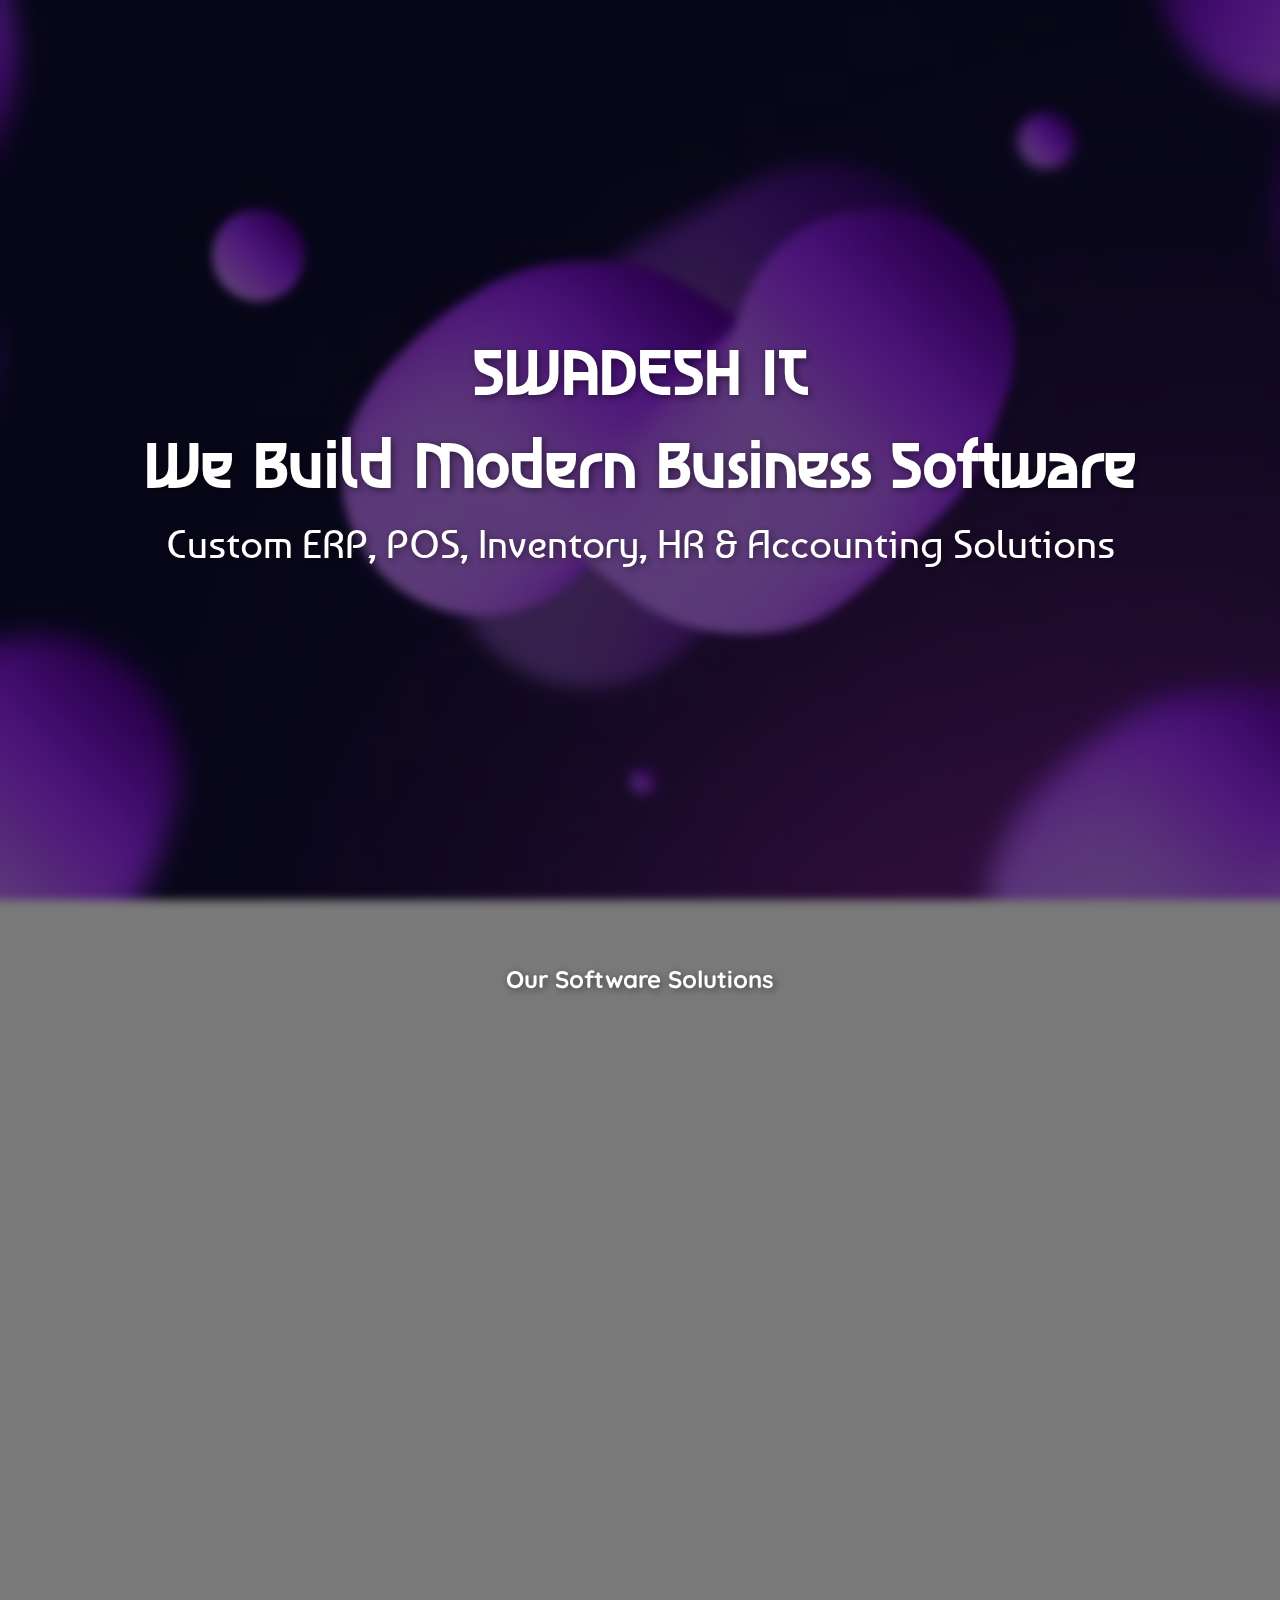
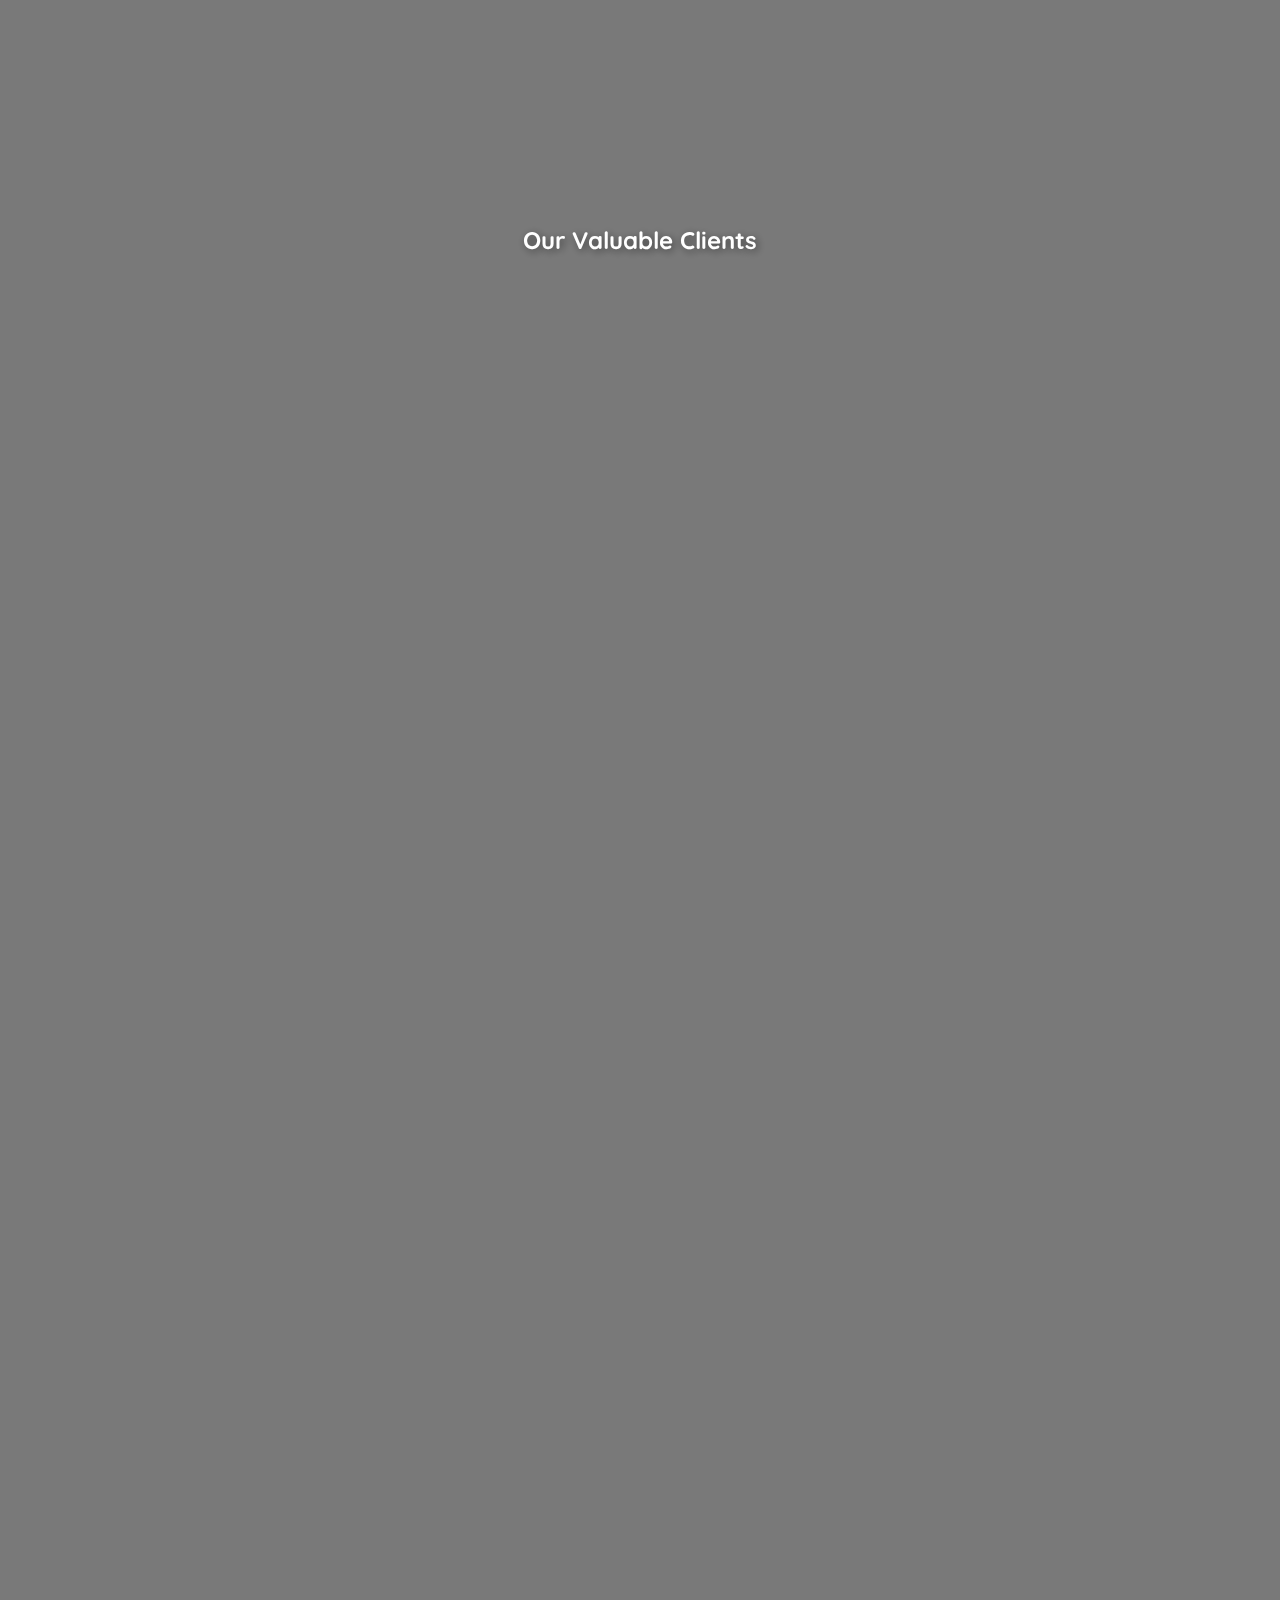
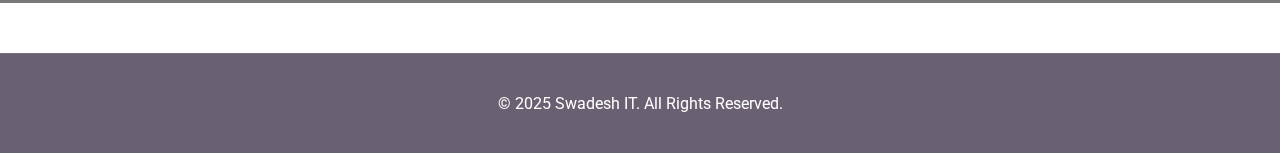
<file: index.html>
<!DOCTYPE html>
<html lang="en">
  <head>
    <meta charset="UTF-8" />
    <meta name="viewport" content="width=device-width, initial-scale=1.0" />
    <title>Our Modern Software & Clients Showcase</title>
    <link
      href="https://cdn.jsdelivr.net/npm/aos@2.3.4/dist/aos.css"
      rel="stylesheet"
    />
    <link rel="stylesheet" href="style.css" />
    <link
      href="https://fonts.googleapis.com/css2?family=Roboto:wght@400;700&display=swap"
      rel="stylesheet"
    />
    <link
      href="https://fonts.googleapis.com/css2?family=Asimovian&family=Baumans&family=Quicksand:wght@300..700&display=swap"
      rel="stylesheet"
    />
  </head>
  <body>
    <!-- Hero Section -->
    <div class="hero">
      <h1>SWADESH IT</h1>
      <h1>We Build Modern Business Software</h1>
      <p>Custom ERP, POS, Inventory, HR & Accounting Solutions</p>
    </div>

    <!-- Software Section start-->
    <section id="software">
      <h2>Our Software Solutions</h2>
      <div class="card-grid" id="softwareGrid">
        <div
          class="card"
          data-title="iERPManager"
          data-desc="A Complete Enterprise Resource Planning System"
          data-demo="img/iERPManager-removebg-preview.png"
          data-aos="fade-up"
        >
          <img src="img/iERPManager-removebg-preview.png" alt="iERPManager" />
          <h3>iERPManager</h3>
          <p>A Complete Enterprise Resource Planning System</p>
          <div class="card-details">
            <iframe
              width="560"
              height="315"
              src="https://www.youtube.com/embed/M8Uy6O24_KY?si=Jebi-tJNot82L7Ly"
              title="YouTube video player"
              frameborder="0"
              allow="accelerometer; autoplay; clipboard-write; encrypted-media; gyroscope; picture-in-picture; web-share"
              referrerpolicy="strict-origin-when-cross-origin"
              allowfullscreen
            ></iframe>
          </div>
        </div>
        <div
          class="card"
          data-title="iSupplyChainManager"
          data-desc="A Supply Chain Management System"
          data-demo="img/iSupplyChainManager-removebg-preview.png"
          data-aos="fade-up"
          data-aos-delay="100"
        >
          <img
            src="img/iSupplyChainManager-removebg-preview.png"
            alt="iSupplyChainManager"
          />
          <h3>iSupplyChainManager</h3>
          <p>A Supply Chain Management System</p>
          <div class="card-details">
            <iframe
              width="560"
              height="315"
              src="https://www.youtube.com/embed/M8Uy6O24_KY?si=Jebi-tJNot82L7Ly"
              title="YouTube video player"
              frameborder="0"
              allow="accelerometer; autoplay; clipboard-write; encrypted-media; gyroscope; picture-in-picture; web-share"
              referrerpolicy="strict-origin-when-cross-origin"
              allowfullscreen
            ></iframe>
          </div>
        </div>
        <div
          class="card"
          data-title="iShopKeeper"
          data-desc="A Complete POS System Ready to Go"
          data-demo="img/iShopKeeper-removebg-preview.png"
          data-aos="fade-up"
          data-aos-delay="200"
          data-aos-delay="200"
        >
          <img src="img/iShopKeeper-removebg-preview.png" alt="iShopKeeper" />
          <h3>iShopKeeper</h3>
          <p>A Complete POS System Ready to Go</p>
          <div class="card-details">
            <iframe
              width="560"
              height="315"
              src="https://www.youtube.com/embed/M8Uy6O24_KY?si=Jebi-tJNot82L7Ly"
              title="YouTube video player"
              frameborder="0"
              allow="accelerometer; autoplay; clipboard-write; encrypted-media; gyroscope; picture-in-picture; web-share"
              referrerpolicy="strict-origin-when-cross-origin"
              allowfullscreen
            ></iframe>
          </div>
        </div>
        <div
          class="card"
          data-title="iStoreManager"
          data-desc="An Inventory Management System"
          data-demo="img/iStoreManager-removebg-preview.png"
          data-aos="fade-up"
          data-aos-delay="300"
        >
          <img
            src="img/iStoreManager-removebg-preview.png"
            alt="iStoreManager"
          />
          <h3>iStoreManager</h3>
          <p>An Inventory Management System</p>
          <div class="card-details">
            <iframe
              width="560"
              height="315"
              src="https://www.youtube.com/embed/M8Uy6O24_KY?si=Jebi-tJNot82L7Ly"
              title="YouTube video player"
              frameborder="0"
              allow="accelerometer; autoplay; clipboard-write; encrypted-media; gyroscope; picture-in-picture; web-share"
              referrerpolicy="strict-origin-when-cross-origin"
              allowfullscreen
            ></iframe>
          </div>
        </div>
        <div
          class="card"
          data-title="iAccountManager"
          data-desc="An Account Management System"
          data-demo="img/iAccountManager-removebg-preview (1).png"
          data-aos="fade-up"
          data-aos-delay="400"
        >
          <img
            src="img/iAccountManager-removebg-preview (1).png"
            alt="iAccountManager"
          />
          <h3>iAccountManager</h3>
          <p>An Account Management System</p>
          <div class="card-details">
            <iframe
              width="560"
              height="315"
              src="https://www.youtube.com/embed/M8Uy6O24_KY?si=Jebi-tJNot82L7Ly"
              title="YouTube video player"
              frameborder="0"
              allow="accelerometer; autoplay; clipboard-write; encrypted-media; gyroscope; picture-in-picture; web-share"
              referrerpolicy="strict-origin-when-cross-origin"
              allowfullscreen
            ></iframe>
          </div>
        </div>
        <div
          class="card"
          data-title="iHRManager"
          data-desc="A Complete Human Resource Management System"
          data-demo="img/iHRManager-removebg-preview (1).png"
          data-aos="fade-up"
          data-aos-delay="500"
        >
          <img src="img/iHRManager-removebg-preview (1).png" alt="iHRManager" />
          <h3>iHRManager</h3>
          <p>A Complete Human Resource Management System</p>
          <div class="card-details">
            <iframe
              width="560"
              height="315"
              src="https://www.youtube.com/embed/M8Uy6O24_KY?si=Jebi-tJNot82L7Ly"
              title="YouTube video player"
              frameborder="0"
              allow="accelerometer; autoplay; clipboard-write; encrypted-media; gyroscope; picture-in-picture; web-share"
              referrerpolicy="strict-origin-when-cross-origin"
              allowfullscreen
            ></iframe>
          </div>
        </div>
        <div
          class="card"
          data-title="iSchoolManager"
          data-desc="A School Management Software"
          data-demo="img/iSchoolManager-removebg-preview.png"
          data-aos="fade-up"
          data-aos-delay="600"
        >
          <img
            src="img/iSchoolManager-removebg-preview.png"
            alt="iSchoolManager"
          />
          <h3>iSchoolManager</h3>
          <p>A School Management Software</p>
          <div class="card-details">
            <iframe
              width="560"
              height="315"
              src="https://www.youtube.com/embed/M8Uy6O24_KY?si=Jebi-tJNot82L7Ly"
              title="YouTube video player"
              frameborder="0"
              allow="accelerometer; autoplay; clipboard-write; encrypted-media; gyroscope; picture-in-picture; web-share"
              referrerpolicy="strict-origin-when-cross-origin"
              allowfullscreen
            ></iframe>
          </div>
        </div>
        <div
          class="card"
          data-title="iBookShopManager"
          data-desc="A Complete Book Shop Management System"
          data-demo="img/iBookShopManager-removebg-preview.png"
          data-aos="fade-up"
          data-aos-delay="700"
        >
          <img
            src="img/iBookShopManager-removebg-preview.png"
            alt="iBookShopManager"
          />
          <h3>iBookShopManager</h3>
          <p>A Complete Book Shop Management System</p>
          <div class="card-details">
            <iframe
              width="560"
              height="315"
              src="https://www.youtube.com/embed/M8Uy6O24_KY?si=Jebi-tJNot82L7Ly"
              title="YouTube video player"
              frameborder="0"
              allow="accelerometer; autoplay; clipboard-write; encrypted-media; gyroscope; picture-in-picture; web-share"
              referrerpolicy="strict-origin-when-cross-origin"
              allowfullscreen
            ></iframe>
          </div>
        </div>
        <div
          class="card"
          data-title="iPublicationManager"
          data-desc="A Complete Publication & Sales Management Software"
          data-demo="img/iPublicationManager-removebg-preview.png"
          data-aos="fade-up"
          data-aos-delay="800"
        >
          <img
            src="img/iPublicationManager-removebg-preview.png"
            alt="iPublicationManager"
          />
          <h3>iPublicationManager</h3>
          <p>A Complete Publication & Sales Management Software</p>
          <div class="card-details">
            <iframe
              width="560"
              height="315"
              src="https://www.youtube.com/embed/M8Uy6O24_KY?si=Jebi-tJNot82L7Ly"
              title="YouTube video player"
              frameborder="0"
              allow="accelerometer; autoplay; clipboard-write; encrypted-media; gyroscope; picture-in-picture; web-share"
              referrerpolicy="strict-origin-when-cross-origin"
              allowfullscreen
            ></iframe>
          </div>
        </div>
        <div
          class="card"
          data-title="iTradeManager"
          data-desc="A Software for Indenting Business"
          data-demo="img/iTradeManager-removebg-preview.png"
          data-aos="fade-up"
          data-aos-delay="900"
        >
          <img
            src="img/iTradeManager-removebg-preview.png"
            alt="iTradeManager"
          />
          <h3>iTradeManager</h3>
          <p>A Software for Indenting Business</p>
          <div class="card-details">
            <iframe
              width="560"
              height="315"
              src="https://www.youtube.com/embed/M8Uy6O24_KY?si=Jebi-tJNot82L7Ly"
              title="YouTube video player"
              frameborder="0"
              allow="accelerometer; autoplay; clipboard-write; encrypted-media; gyroscope; picture-in-picture; web-share"
              referrerpolicy="strict-origin-when-cross-origin"
              allowfullscreen
            ></iframe>
          </div>
        </div>
        <div
          class="card"
          data-title="eDoctors"
          data-desc="A Doctor Appointment Software"
          data-demo="img/eDoctors-removebg-preview.png"
          data-aos="fade-up"
          data-aos-delay="1000"
        >
          <img src="img/eDoctors-removebg-preview.png" alt="eDoctors" />
          <h3>eDoctors</h3>
          <p>A Doctor Appointment Software</p>
          <div class="card-details">
            <iframe
              width="560"
              height="315"
              src="https://www.youtube.com/embed/M8Uy6O24_KY?si=Jebi-tJNot82L7Ly"
              title="YouTube video player"
              frameborder="0"
              allow="accelerometer; autoplay; clipboard-write; encrypted-media; gyroscope; picture-in-picture; web-share"
              referrerpolicy="strict-origin-when-cross-origin"
              allowfullscreen
            ></iframe>
          </div>
        </div>
        <!-- Add remaining software cards similarly -->
      </div>
    </section>

    <!-- Clients Section -->
    <section id="clients">
      <h2>Our Valuable Clients</h2>
      <div class="card-grid" id="clientsGrid">
        <div
          class="card"
          data-title="KB Petrochemicals Group Of Companies"
          data-desc="Valuable Client"
          data-demo="img/KB_Petro.png"
          data-aos="fade-up"
        >
          <img
            src="img/KB_Petro.png"
            alt="KB Petrochemicals Group Of Companies"
          />
          <h3>KB Petrochemicals Group Of Companies</h3>
          <p>Valuable Client</p>
          <div class="card-details">
            <iframe
              width="560"
              height="315"
              src="https://www.youtube.com/embed/M8Uy6O24_KY?si=Jebi-tJNot82L7Ly"
              title="YouTube video player"
              frameborder="0"
              allow="accelerometer; autoplay; clipboard-write; encrypted-media; gyroscope; picture-in-picture; web-share"
              referrerpolicy="strict-origin-when-cross-origin"
              allowfullscreen
            ></iframe>
          </div>
        </div>
        <div
          class="card"
          data-title="Bishwo Shahitto Kendro"
          data-desc="Valuable Client"
          data-demo="img/_Bishwo_Shahitto_Ken.png"
          data-aos="fade-up"
          data-aos-delay="100"
        >
          <img
            src="img/_Bishwo_Shahitto_Ken.png"
            alt="Bishwo Shahitto Kendro"
          />
          <h3>Bishwo Shahitto Kendro</h3>
          <p>Valuable Client</p>
          <div class="card-details">
            <iframe
              width="560"
              height="315"
              src="https://www.youtube.com/embed/M8Uy6O24_KY?si=Jebi-tJNot82L7Ly"
              title="YouTube video player"
              frameborder="0"
              allow="accelerometer; autoplay; clipboard-write; encrypted-media; gyroscope; picture-in-picture; web-share"
              referrerpolicy="strict-origin-when-cross-origin"
              allowfullscreen
            ></iframe>
          </div>
        </div>
        <div
          class="card"
          data-title="MYA Trading International"
          data-desc="Valuable Client"
          data-demo="img/MYA_Trading_Internat.png"
          data-aos="fade-up"
          data-aos-delay="200"
        >
          <img
            src="img/MYA_Trading_Internat.png"
            alt="MYA Trading International"
          />
          <h3>MYA Trading International</h3>
          <p>Valuable Client</p>
          <div class="card-details">
            <iframe
              width="560"
              height="315"
              src="https://www.youtube.com/embed/M8Uy6O24_KY?si=Jebi-tJNot82L7Ly"
              title="YouTube video player"
              frameborder="0"
              allow="accelerometer; autoplay; clipboard-write; encrypted-media; gyroscope; picture-in-picture; web-share"
              referrerpolicy="strict-origin-when-cross-origin"
              allowfullscreen
            ></iframe>
          </div>
        </div>
        <div
          class="card"
          data-title="Enam Trims Limited"
          data-desc="Valuable Client"
          data-demo="img/Enam.png"
          data-aos="fade-up"
          data-aos-delay="300"
        >
          <img src="img/Enam.png" alt="Enam Trims Limited" />
          <h3>Enam Trims Limited</h3>
          <p>Valuable Client</p>
          <div class="card-details">
            <iframe
              width="560"
              height="315"
              src="https://www.youtube.com/embed/M8Uy6O24_KY?si=Jebi-tJNot82L7Ly"
              title="YouTube video player"
              frameborder="0"
              allow="accelerometer; autoplay; clipboard-write; encrypted-media; gyroscope; picture-in-picture; web-share"
              referrerpolicy="strict-origin-when-cross-origin"
              allowfullscreen
            ></iframe>
          </div>
        </div>
        <div
          class="card"
          data-title="Baly Integration Limited"
          data-desc="Valuable Client"
          data-demo="img/Baly.png"
          data-aos="fade-up"
          data-aos-delay="400"
        >
          <img src="img/Baly.png" alt="Baly Integration Limited" />
          <h3>Baly Integration Limited</h3>
          <p>Valuable Client</p>
          <div class="card-details">
            <iframe
              width="560"
              height="315"
              src="https://www.youtube.com/embed/M8Uy6O24_KY?si=Jebi-tJNot82L7Ly"
              title="YouTube video player"
              frameborder="0"
              allow="accelerometer; autoplay; clipboard-write; encrypted-media; gyroscope; picture-in-picture; web-share"
              referrerpolicy="strict-origin-when-cross-origin"
              allowfullscreen
            ></iframe>
          </div>
        </div>
        <div
          class="card"
          data-title="Haircoat"
          data-desc="Valuable Client"
          data-demo="img/Haircoat.png"
          data-aos="fade-up"
          data-aos-delay="500"
        >
          <img src="img/Haircoat.png" alt="Haircoat" />
          <h3>Haircoat</h3>
          <p>Valuable Client</p>
          <div class="card-details">
            <iframe
              width="560"
              height="315"
              src="https://www.youtube.com/embed/M8Uy6O24_KY?si=Jebi-tJNot82L7Ly"
              title="YouTube video player"
              frameborder="0"
              allow="accelerometer; autoplay; clipboard-write; encrypted-media; gyroscope; picture-in-picture; web-share"
              referrerpolicy="strict-origin-when-cross-origin"
              allowfullscreen
            ></iframe>
          </div>
        </div>
        <div
          class="card"
          data-title="JFZ Labels"
          data-desc="Valuable Client"
          data-demo="img/PnR Industries Ltd..jpg"
          data-aos="fade-up"
          data-aos-delay="600"
        >
          <img src="img/PnR Industries Ltd..jpg" alt="JFZ Labels" />
          <h3>JFZ Labels</h3>
          <p>Valuable Client</p>
          <div class="card-details">
            <iframe
              width="560"
              height="315"
              src="https://www.youtube.com/embed/M8Uy6O24_KY?si=Jebi-tJNot82L7Ly"
              title="YouTube video player"
              frameborder="0"
              allow="accelerometer; autoplay; clipboard-write; encrypted-media; gyroscope; picture-in-picture; web-share"
              referrerpolicy="strict-origin-when-cross-origin"
              allowfullscreen
            ></iframe>
          </div>
        </div>
        <div
          class="card"
          data-title="PnR Industries Ltd."
          data-desc="Valuable Client"
          data-demo="img/PnR Industries Ltd..jpg"
          data-aos="fade-up"
          data-aos-delay="700"
        >
          <img src="img/PnR Industries Ltd..jpg" alt="PnR Industries Ltd." />
          <h3>PnR Industries Ltd.</h3>
          <p>Valuable Client</p>
          <div class="card-details">
            <iframe
              width="560"
              height="315"
              src="https://www.youtube.com/embed/M8Uy6O24_KY?si=Jebi-tJNot82L7Ly"
              title="YouTube video player"
              frameborder="0"
              allow="accelerometer; autoplay; clipboard-write; encrypted-media; gyroscope; picture-in-picture; web-share"
              referrerpolicy="strict-origin-when-cross-origin"
              allowfullscreen
            ></iframe>
          </div>
        </div>
        <div
          class="card"
          data-title="MARUSHIMA"
          data-desc="Valuable Client"
          data-demo="img/MARUSHIMA.jpg"
          data-aos="fade-up"
          data-aos-delay="800"
        >
          <img src="img/MARUSHIMA.jpg" alt="MARUSHIMA" />
          <h3>MARUSHIMA</h3>
          <p>Valuable Client</p>
          <div class="card-details">
            <iframe
              width="560"
              height="315"
              src="https://www.youtube.com/embed/M8Uy6O24_KY?si=Jebi-tJNot82L7Ly"
              title="YouTube video player"
              frameborder="0"
              allow="accelerometer; autoplay; clipboard-write; encrypted-media; gyroscope; picture-in-picture; web-share"
              referrerpolicy="strict-origin-when-cross-origin"
              allowfullscreen
            ></iframe>
          </div>
        </div>
        <div
          class="card"
          data-title="Orientlink BD Limited"
          data-desc="Valuable Client"
          data-demo="img/Orientlink_BD_Limite.png"
          data-aos="fade-up"
          data-aos-delay="900"
        >
          <img src="img/Orientlink_BD_Limite.png" alt="Orientlink BD Limited" />
          <h3>Orientlink BD Limited</h3>
          <p>Valuable Client</p>
          <div class="card-details">
            <iframe
              width="560"
              height="315"
              src="https://www.youtube.com/embed/M8Uy6O24_KY?si=Jebi-tJNot82L7Ly"
              title="YouTube video player"
              frameborder="0"
              allow="accelerometer; autoplay; clipboard-write; encrypted-media; gyroscope; picture-in-picture; web-share"
              referrerpolicy="strict-origin-when-cross-origin"
              allowfullscreen
            ></iframe>
          </div>
        </div>
        <div
          class="card"
          data-title="Green Tel"
          data-desc="Valuable Client"
          data-demo="img/Green_Tel.png"
          data-aos="fade-up"
          data-aos-delay="1000"
        >
          <img src="img/Green_Tel.png" alt="Green Tel" />
          <h3>Green Tel</h3>
          <p>Valuable Client</p>
          <div class="card-details">
            <iframe
              width="560"
              height="315"
              src="https://www.youtube.com/embed/M8Uy6O24_KY?si=Jebi-tJNot82L7Ly"
              title="YouTube video player"
              frameborder="0"
              allow="accelerometer; autoplay; clipboard-write; encrypted-media; gyroscope; picture-in-picture; web-share"
              referrerpolicy="strict-origin-when-cross-origin"
              allowfullscreen
            ></iframe>
          </div>
        </div>
        <div
          class="card"
          data-title="Nur Mobile"
          data-desc="Valuable Client"
          data-demo="img/Nur_Mobile.png"
          data-aos="fade-up"
          data-aos-delay="1100"
        >
          <img src="img/Nur_Mobile.png" alt="Nur Mobile" />
          <h3>Nur Mobile</h3>
          <p>Valuable Client</p>
          <div class="card-details">
            <iframe
              width="560"
              height="315"
              src="https://www.youtube.com/embed/M8Uy6O24_KY?si=Jebi-tJNot82L7Ly"
              title="YouTube video player"
              frameborder="0"
              allow="accelerometer; autoplay; clipboard-write; encrypted-media; gyroscope; picture-in-picture; web-share"
              referrerpolicy="strict-origin-when-cross-origin"
              allowfullscreen
            ></iframe>
          </div>
        </div>
        <div
          class="card"
          data-title="Mamoni Fashion"
          data-desc="Valuable Client"
          data-demo="img/Mamoni Fasion.jpg"
          data-aos="fade-up"
          data-aos-delay="1200"
        >
          <img src="img/Mamoni Fasion.jpg" alt="Mamoni Fashion" />
          <h3>Mamoni Fashion</h3>
          <p>Valuable Client</p>
          <div class="card-details">
            <iframe
              width="560"
              height="315"
              src="https://www.youtube.com/embed/M8Uy6O24_KY?si=Jebi-tJNot82L7Ly"
              title="YouTube video player"
              frameborder="0"
              allow="accelerometer; autoplay; clipboard-write; encrypted-media; gyroscope; picture-in-picture; web-share"
              referrerpolicy="strict-origin-when-cross-origin"
              allowfullscreen
            ></iframe>
          </div>
        </div>
        <div
          class="card"
          data-title="Ponya Mela"
          data-desc="Valuable Client"
          data-demo="img/Ponya_Mela.png"
          data-aos="fade-up"
          data-aos-delay="1300"
        >
          <img src="img/Ponya_Mela.png" alt="Ponya Mela" />
          <h3>Ponya Mela</h3>
          <p>Valuable Client</p>
          <div class="card-details">
            <iframe
              width="560"
              height="315"
              src="https://www.youtube.com/embed/M8Uy6O24_KY?si=Jebi-tJNot82L7Ly"
              title="YouTube video player"
              frameborder="0"
              allow="accelerometer; autoplay; clipboard-write; encrypted-media; gyroscope; picture-in-picture; web-share"
              referrerpolicy="strict-origin-when-cross-origin"
              allowfullscreen
            ></iframe>
          </div>
        </div>
        <div
          class="card"
          data-title="MS Monoronjon Shaha"
          data-desc="Valuable Client"
          data-demo="img/MS_Monoronjon_Shaha.png"
          data-aos="fade-up"
          data-aos-delay="1400"
        >
          <img src="img/MS_Monoronjon_Shaha.png" alt="MS Monoronjon Shaha" />
          <h3>MS Monoronjon Shaha</h3>
          <p>Valuable Client</p>
          <div class="card-details">
            <iframe
              width="560"
              height="315"
              src="https://www.youtube.com/embed/M8Uy6O24_KY?si=Jebi-tJNot82L7Ly"
              title="YouTube video player"
              frameborder="0"
              allow="accelerometer; autoplay; clipboard-write; encrypted-media; gyroscope; picture-in-picture; web-share"
              referrerpolicy="strict-origin-when-cross-origin"
              allowfullscreen
            ></iframe>
          </div>
        </div>
        <div
          class="card"
          data-title="Shanin Group"
          data-desc="Valuable Client"
          data-demo="img/Shanin Group.jpg"
          data-aos="fade-up"
          data-aos-delay="1500"
        >
          <img src="img/Shanin Group.jpg" alt="Shanin Group" />
          <h3>Shanin Group</h3>
          <p>Valuable Client</p>
          <div class="card-details">
            <iframe
              width="560"
              height="315"
              src="https://www.youtube.com/embed/M8Uy6O24_KY?si=Jebi-tJNot82L7Ly"
              title="YouTube video player"
              frameborder="0"
              allow="accelerometer; autoplay; clipboard-write; encrypted-media; gyroscope; picture-in-picture; web-share"
              referrerpolicy="strict-origin-when-cross-origin"
              allowfullscreen
            ></iframe>
          </div>
        </div>
        <div
          class="card"
          data-title="Aastha"
          data-desc="Valuable Client"
          data-demo="img/aastha.png"
          data-aos="fade-up"
          data-aos-delay="1600"
        >
          <img src="img/aastha.png" alt="Aastha" />
          <h3>Aastha</h3>
          <p>Valuable Client</p>
          <div class="card-details">
            <iframe
              width="560"
              height="315"
              src="https://www.youtube.com/embed/M8Uy6O24_KY?si=Jebi-tJNot82L7Ly"
              title="YouTube video player"
              frameborder="0"
              allow="accelerometer; autoplay; clipboard-write; encrypted-media; gyroscope; picture-in-picture; web-share"
              referrerpolicy="strict-origin-when-cross-origin"
              allowfullscreen
            ></iframe>
          </div>
        </div>
        <div
          class="card"
          data-title="SWADESH STATIONARIES STORE"
          data-desc="Valuable Client"
          data-demo="img/SWADESH STATIONARIES STORE.png"
          data-aos="fade-up"
          data-aos-delay="1700"
        >
          <img
            src="img/SWADESH STATIONARIES STORE.png"
            alt="SWADESH STATIONARIES STORE"
          />
          <h3>SWADESH STATIONARIES STORE</h3>
          <p>Valuable Client</p>
          <div class="card-details">
            <iframe
              width="560"
              height="315"
              src="https://www.youtube.com/embed/M8Uy6O24_KY?si=Jebi-tJNot82L7Ly"
              title="YouTube video player"
              frameborder="0"
              allow="accelerometer; autoplay; clipboard-write; encrypted-media; gyroscope; picture-in-picture; web-share"
              referrerpolicy="strict-origin-when-cross-origin"
              allowfullscreen
            ></iframe>
          </div>
        </div>
      </div>

      <!-- Split view -->
    </section>

    <footer>&copy; 2025 Swadesh IT. All Rights Reserved.</footer>

    <script src="https://cdn.jsdelivr.net/npm/aos@2.3.4/dist/aos.js"></script>
    <script>
      AOS.init({ duration: 1000, once: true });

      const cards = document.querySelectorAll(".card");

      cards.forEach((card) => {
        card.addEventListener("click", () => {
          // Close others
          cards.forEach((c) => {
            if (c !== card) c.classList.remove("expanded");
          });

          // Toggle current card
          card.classList.toggle("expanded");
          card.scrollIntoView({ behavior: "smooth", block: "nearest" });
        });
      });
    </script>
  </body>
</html>
</file>
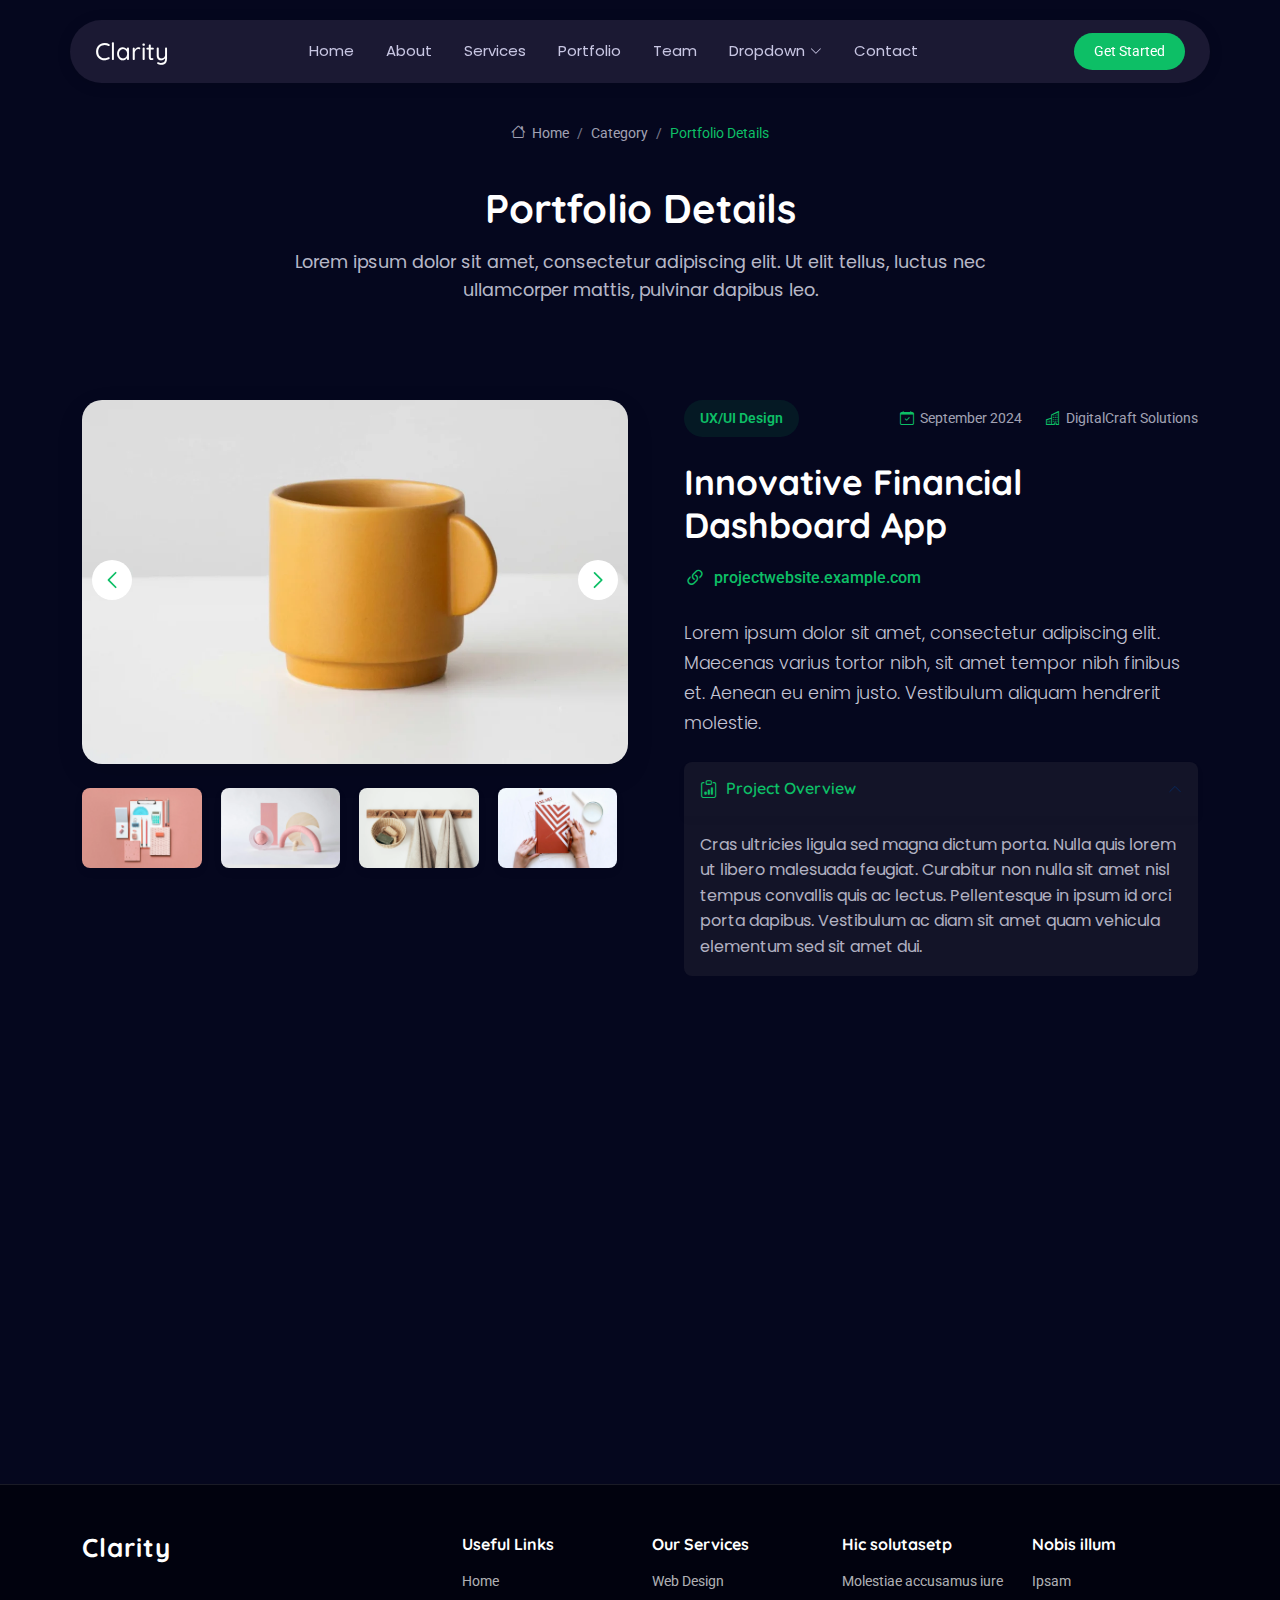
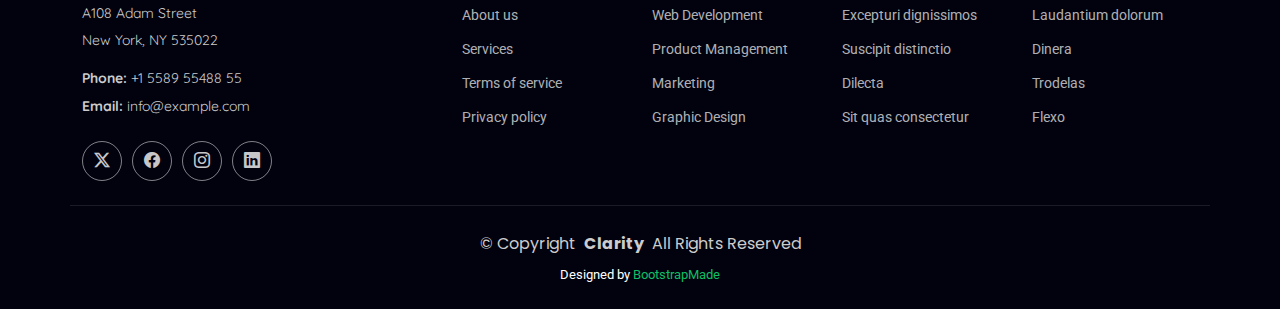
<file: portfolio-details.html>
<!DOCTYPE html>
<html lang="en">

<head>
  <meta charset="utf-8">
  <meta content="width=device-width, initial-scale=1.0" name="viewport">
  <title>Portfolio Details - Clarity Bootstrap Template</title>
  <meta name="description" content="">
  <meta name="keywords" content="">

  <!-- Favicons -->
  <link href="assets/img/favicon.png" rel="icon">
  <link href="assets/img/apple-touch-icon.png" rel="apple-touch-icon">

  <!-- Fonts -->
  <link href="https://fonts.googleapis.com" rel="preconnect">
  <link href="https://fonts.gstatic.com" rel="preconnect" crossorigin>
  <link href="https://fonts.googleapis.com/css2?family=Roboto:ital,wght@0,100;0,300;0,400;0,500;0,700;0,900;1,100;1,300;1,400;1,500;1,700;1,900&family=Poppins:ital,wght@0,100;0,200;0,300;0,400;0,500;0,600;0,700;0,800;0,900;1,100;1,200;1,300;1,400;1,500;1,600;1,700;1,800;1,900&family=Quicksand:wght@300;400;500;600;700&display=swap" rel="stylesheet">

  <!-- Vendor CSS Files -->
  <link href="assets/vendor/bootstrap/css/bootstrap.min.css" rel="stylesheet">
  <link href="assets/vendor/bootstrap-icons/bootstrap-icons.css" rel="stylesheet">
  <link href="assets/vendor/aos/aos.css" rel="stylesheet">
  <link href="assets/vendor/swiper/swiper-bundle.min.css" rel="stylesheet">
  <link href="assets/vendor/glightbox/css/glightbox.min.css" rel="stylesheet">

  <!-- Main CSS File -->
  <link href="assets/css/main.css" rel="stylesheet">

  <!-- =======================================================
  * Template Name: Clarity
  * Template URL: https://bootstrapmade.com/clarity-bootstrap-agency-template/
  * Updated: Sep 13 2025 with Bootstrap v5.3.8
  * Author: BootstrapMade.com
  * License: https://bootstrapmade.com/license/
  ======================================================== -->
</head>

<body class="portfolio-details-page">

  <header id="header" class="header d-flex align-items-center sticky-top">
    <div class="header-container container-fluid container-xl position-relative d-flex align-items-center justify-content-between">

      <a href="index.html" class="logo d-flex align-items-center me-auto me-xl-0">
        <!-- Uncomment the line below if you also wish to use an image logo -->
        <!-- <img src="assets/img/logo.webp" alt=""> -->
        <h1 class="sitename">Clarity</h1>
      </a>

      <nav id="navmenu" class="navmenu">
        <ul>
          <li><a href="#hero">Home</a></li>
          <li><a href="#about">About</a></li>
          <li><a href="#services">Services</a></li>
          <li><a href="#portfolio">Portfolio</a></li>
          <li><a href="#team">Team</a></li>
          <li class="dropdown"><a href="#"><span>Dropdown</span> <i class="bi bi-chevron-down toggle-dropdown"></i></a>
            <ul>
              <li><a href="#">Dropdown 1</a></li>
              <li class="dropdown"><a href="#"><span>Deep Dropdown</span> <i class="bi bi-chevron-down toggle-dropdown"></i></a>
                <ul>
                  <li><a href="#">Deep Dropdown 1</a></li>
                  <li><a href="#">Deep Dropdown 2</a></li>
                  <li><a href="#">Deep Dropdown 3</a></li>
                  <li><a href="#">Deep Dropdown 4</a></li>
                  <li><a href="#">Deep Dropdown 5</a></li>
                </ul>
              </li>
              <li><a href="#">Dropdown 2</a></li>
              <li><a href="#">Dropdown 3</a></li>
              <li><a href="#">Dropdown 4</a></li>
            </ul>
          </li>
          <li><a href="#contact">Contact</a></li>
        </ul>
        <i class="mobile-nav-toggle d-xl-none bi bi-list"></i>
      </nav>

      <a class="btn-getstarted" href="#about">Get Started</a>

    </div>
  </header>

  <main class="main">

    <!-- Page Title -->
    <div class="page-title">
      <div class="breadcrumbs">
        <nav aria-label="breadcrumb">
          <ol class="breadcrumb">
            <li class="breadcrumb-item"><a href="#"><i class="bi bi-house"></i> Home</a></li>
            <li class="breadcrumb-item"><a href="#">Category</a></li>
            <li class="breadcrumb-item active current">Portfolio Details</li>
          </ol>
        </nav>
      </div>

      <div class="title-wrapper">
        <h1>Portfolio Details</h1>
        <p>Lorem ipsum dolor sit amet, consectetur adipiscing elit. Ut elit tellus, luctus nec ullamcorper mattis, pulvinar dapibus leo.</p>
      </div>
    </div><!-- End Page Title -->

    <!-- Portfolio Details Section -->
    <section id="portfolio-details" class="portfolio-details section">

      <div class="container" data-aos="fade-up" data-aos-delay="100">

        <div class="row gy-4">
          <div class="col-lg-6" data-aos="fade-right">
            <div class="portfolio-details-media">
              <div class="main-image">
                <div class="portfolio-details-slider swiper init-swiper" data-aos="zoom-in">
                  <script type="application/json" class="swiper-config">
                    {
                      "loop": true,
                      "speed": 1000,
                      "autoplay": {
                        "delay": 6000
                      },
                      "effect": "creative",
                      "creativeEffect": {
                        "prev": {
                          "shadow": true,
                          "translate": [0, 0, -400]
                        },
                        "next": {
                          "translate": ["100%", 0, 0]
                        }
                      },
                      "slidesPerView": 1,
                      "navigation": {
                        "nextEl": ".swiper-button-next",
                        "prevEl": ".swiper-button-prev"
                      }
                    }
                  </script>
                  <div class="swiper-wrapper">
                    <div class="swiper-slide">
                      <img src="assets/img/portfolio/portfolio-5.webp" alt="Portfolio Image" class="img-fluid">
                    </div>
                    <div class="swiper-slide">
                      <img src="assets/img/portfolio/portfolio-7.webp" alt="Portfolio Image" class="img-fluid">
                    </div>
                    <div class="swiper-slide">
                      <img src="assets/img/portfolio/portfolio-8.webp" alt="Portfolio Image" class="img-fluid">
                    </div>
                  </div>
                  <div class="swiper-button-prev"></div>
                  <div class="swiper-button-next"></div>
                </div>
              </div>

              <div class="thumbnail-grid" data-aos="fade-up" data-aos-delay="200">
                <div class="row g-2 mt-3">
                  <div class="col-3">
                    <img src="assets/img/portfolio/portfolio-4.webp" alt="Gallery Image" class="img-fluid glightbox">
                  </div>
                  <div class="col-3">
                    <img src="assets/img/portfolio/portfolio-6.webp" alt="Gallery Image" class="img-fluid glightbox">
                  </div>
                  <div class="col-3">
                    <img src="assets/img/portfolio/portfolio-11.webp" alt="Gallery Image" class="img-fluid glightbox">
                  </div>
                  <div class="col-3">
                    <img src="assets/img/portfolio/portfolio-12.webp" alt="Gallery Image" class="img-fluid glightbox">
                  </div>
                </div>
              </div>

              <div class="tech-stack-badges" data-aos="fade-up" data-aos-delay="300">
                <span>Angular</span>
                <span>Express.js</span>
                <span>PostgreSQL</span>
                <span>GraphQL</span>
                <span>Firebase</span>
              </div>
            </div>
          </div>

          <div class="col-lg-6" data-aos="fade-left">
            <div class="portfolio-details-content">
              <div class="project-meta">
                <div class="badge-wrapper">
                  <span class="project-badge">UX/UI Design</span>
                </div>
                <div class="date-client">
                  <div class="meta-item">
                    <i class="bi bi-calendar-check"></i>
                    <span>September 2024</span>
                  </div>
                  <div class="meta-item">
                    <i class="bi bi-buildings"></i>
                    <span>DigitalCraft Solutions</span>
                  </div>
                </div>
              </div>

              <h2 class="project-title">Innovative Financial Dashboard App</h2>

              <div class="project-website">
                <i class="bi bi-link-45deg"></i>
                <a href="#" target="_blank">projectwebsite.example.com</a>
              </div>

              <div class="project-overview">
                <p class="lead">
                  Lorem ipsum dolor sit amet, consectetur adipiscing elit. Maecenas varius tortor nibh, sit amet tempor nibh finibus et. Aenean eu enim justo. Vestibulum aliquam hendrerit molestie.
                </p>

                <div class="accordion project-accordion" id="portfolio-details-projectAccordion">
                  <div class="accordion-item" data-aos="fade-up">
                    <h2 class="accordion-header">
                      <button class="accordion-button" type="button" data-bs-toggle="collapse" data-bs-target="#portfolio-details-collapse-1" aria-expanded="true" aria-controls="collapseOne">
                        <i class="bi bi-clipboard-data me-2"></i> Project Overview
                      </button>
                    </h2>
                    <div id="portfolio-details-collapse-1" class="accordion-collapse collapse show" data-bs-parent="#portfolio-details-projectAccordion">
                      <div class="accordion-body">
                        <p>Cras ultricies ligula sed magna dictum porta. Nulla quis lorem ut libero malesuada feugiat. Curabitur non nulla sit amet nisl tempus convallis quis ac lectus. Pellentesque in ipsum id orci porta dapibus. Vestibulum ac diam sit amet quam vehicula elementum sed sit amet dui.</p>
                      </div>
                    </div>
                  </div>

                  <div class="accordion-item" data-aos="fade-up" data-aos-delay="100">
                    <h2 class="accordion-header">
                      <button class="accordion-button collapsed" type="button" data-bs-toggle="collapse" data-bs-target="#portfolio-details-collapse-2" aria-expanded="false" aria-controls="collapseTwo">
                        <i class="bi bi-exclamation-diamond me-2"></i> The Challenge
                      </button>
                    </h2>
                    <div id="portfolio-details-collapse-2" class="accordion-collapse collapse" data-bs-parent="#portfolio-details-projectAccordion">
                      <div class="accordion-body">
                        <p>Mauris blandit aliquet elit, eget tincidunt nibh pulvinar a. Vivamus suscipit tortor eget felis porttitor volutpat. Curabitur aliquet quam id dui posuere blandit. Praesent sapien massa, convallis a pellentesque nec, egestas non nisi. Sed porttitor lectus nibh.</p>
                      </div>
                    </div>
                  </div>

                  <div class="accordion-item" data-aos="fade-up" data-aos-delay="200">
                    <h2 class="accordion-header">
                      <button class="accordion-button collapsed" type="button" data-bs-toggle="collapse" data-bs-target="#portfolio-details-collapse-3" aria-expanded="false" aria-controls="collapseThree">
                        <i class="bi bi-award me-2"></i> The Solution
                      </button>
                    </h2>
                    <div id="portfolio-details-collapse-3" class="accordion-collapse collapse" data-bs-parent="#portfolio-details-projectAccordion">
                      <div class="accordion-body">
                        <p>Donec sollicitudin molestie malesuada. Curabitur arcu erat, accumsan id imperdiet et, porttitor at sem. Vestibulum ante ipsum primis in faucibus orci luctus et ultrices posuere cubilia Curae; Donec velit neque, auctor sit amet aliquam vel, ullamcorper sit amet ligula.</p>
                      </div>
                    </div>
                  </div>
                </div>
              </div>

              <div class="project-features" data-aos="fade-up" data-aos-delay="300">
                <h3><i class="bi bi-stars"></i> Key Features</h3>
                <div class="row g-3">
                  <div class="col-md-6">
                    <ul class="feature-list">
                      <li><i class="bi bi-check2-circle"></i> Real-time Data Visualization</li>
                      <li><i class="bi bi-check2-circle"></i> User Role Management</li>
                      <li><i class="bi bi-check2-circle"></i> Secure Authentication</li>
                    </ul>
                  </div>
                  <div class="col-md-6">
                    <ul class="feature-list">
                      <li><i class="bi bi-check2-circle"></i> Customizable Dashboards</li>
                      <li><i class="bi bi-check2-circle"></i> Data Export Options</li>
                      <li><i class="bi bi-check2-circle"></i> Multi-device Support</li>
                    </ul>
                  </div>
                </div>
              </div>

              <div class="cta-buttons" data-aos="fade-up" data-aos-delay="400">
                <a href="#" class="btn-view-project">View Live Project</a>
                <a href="#" class="btn-next-project">Next Project <i class="bi bi-arrow-right"></i></a>
              </div>
            </div>
          </div>
        </div>

      </div>

    </section><!-- /Portfolio Details Section -->

  </main>

  <footer id="footer" class="footer position-relative dark-background">

    <div class="container footer-top">
      <div class="row gy-4">
        <div class="col-lg-4 col-md-6 footer-about">
          <a href="index.html" class="logo d-flex align-items-center">
            <span class="sitename">Clarity</span>
          </a>
          <div class="footer-contact pt-3">
            <p>A108 Adam Street</p>
            <p>New York, NY 535022</p>
            <p class="mt-3"><strong>Phone:</strong> <span>+1 5589 55488 55</span></p>
            <p><strong>Email:</strong> <span>info@example.com</span></p>
          </div>
          <div class="social-links d-flex mt-4">
            <a href=""><i class="bi bi-twitter-x"></i></a>
            <a href=""><i class="bi bi-facebook"></i></a>
            <a href=""><i class="bi bi-instagram"></i></a>
            <a href=""><i class="bi bi-linkedin"></i></a>
          </div>
        </div>

        <div class="col-lg-2 col-md-3 footer-links">
          <h4>Useful Links</h4>
          <ul>
            <li><a href="#">Home</a></li>
            <li><a href="#">About us</a></li>
            <li><a href="#">Services</a></li>
            <li><a href="#">Terms of service</a></li>
            <li><a href="#">Privacy policy</a></li>
          </ul>
        </div>

        <div class="col-lg-2 col-md-3 footer-links">
          <h4>Our Services</h4>
          <ul>
            <li><a href="#">Web Design</a></li>
            <li><a href="#">Web Development</a></li>
            <li><a href="#">Product Management</a></li>
            <li><a href="#">Marketing</a></li>
            <li><a href="#">Graphic Design</a></li>
          </ul>
        </div>

        <div class="col-lg-2 col-md-3 footer-links">
          <h4>Hic solutasetp</h4>
          <ul>
            <li><a href="#">Molestiae accusamus iure</a></li>
            <li><a href="#">Excepturi dignissimos</a></li>
            <li><a href="#">Suscipit distinctio</a></li>
            <li><a href="#">Dilecta</a></li>
            <li><a href="#">Sit quas consectetur</a></li>
          </ul>
        </div>

        <div class="col-lg-2 col-md-3 footer-links">
          <h4>Nobis illum</h4>
          <ul>
            <li><a href="#">Ipsam</a></li>
            <li><a href="#">Laudantium dolorum</a></li>
            <li><a href="#">Dinera</a></li>
            <li><a href="#">Trodelas</a></li>
            <li><a href="#">Flexo</a></li>
          </ul>
        </div>

      </div>
    </div>

    <div class="container copyright text-center mt-4">
      <p>© <span>Copyright</span> <strong class="px-1 sitename">Clarity</strong> <span>All Rights Reserved</span></p>
      <div class="credits">
        <!-- All the links in the footer should remain intact. -->
        <!-- You can delete the links only if you've purchased the pro version. -->
        <!-- Licensing information: https://bootstrapmade.com/license/ -->
        <!-- Purchase the pro version with working PHP/AJAX contact form: [buy-url] -->
        Designed by <a href="https://bootstrapmade.com/">BootstrapMade</a>
      </div>
    </div>

  </footer>

  <!-- Scroll Top -->
  <a href="#" id="scroll-top" class="scroll-top d-flex align-items-center justify-content-center"><i class="bi bi-arrow-up-short"></i></a>

  <!-- Preloader -->
  <div id="preloader"></div>

  <!-- Vendor JS Files -->
  <script src="assets/vendor/bootstrap/js/bootstrap.bundle.min.js"></script>
  <script src="assets/vendor/php-email-form/validate.js"></script>
  <script src="assets/vendor/aos/aos.js"></script>
  <script src="assets/vendor/purecounter/purecounter_vanilla.js"></script>
  <script src="assets/vendor/imagesloaded/imagesloaded.pkgd.min.js"></script>
  <script src="assets/vendor/isotope-layout/isotope.pkgd.min.js"></script>
  <script src="assets/vendor/swiper/swiper-bundle.min.js"></script>
  <script src="assets/vendor/glightbox/js/glightbox.min.js"></script>

  <!-- Main JS File -->
  <script src="assets/js/main.js"></script>

</body>

</html>
</file>
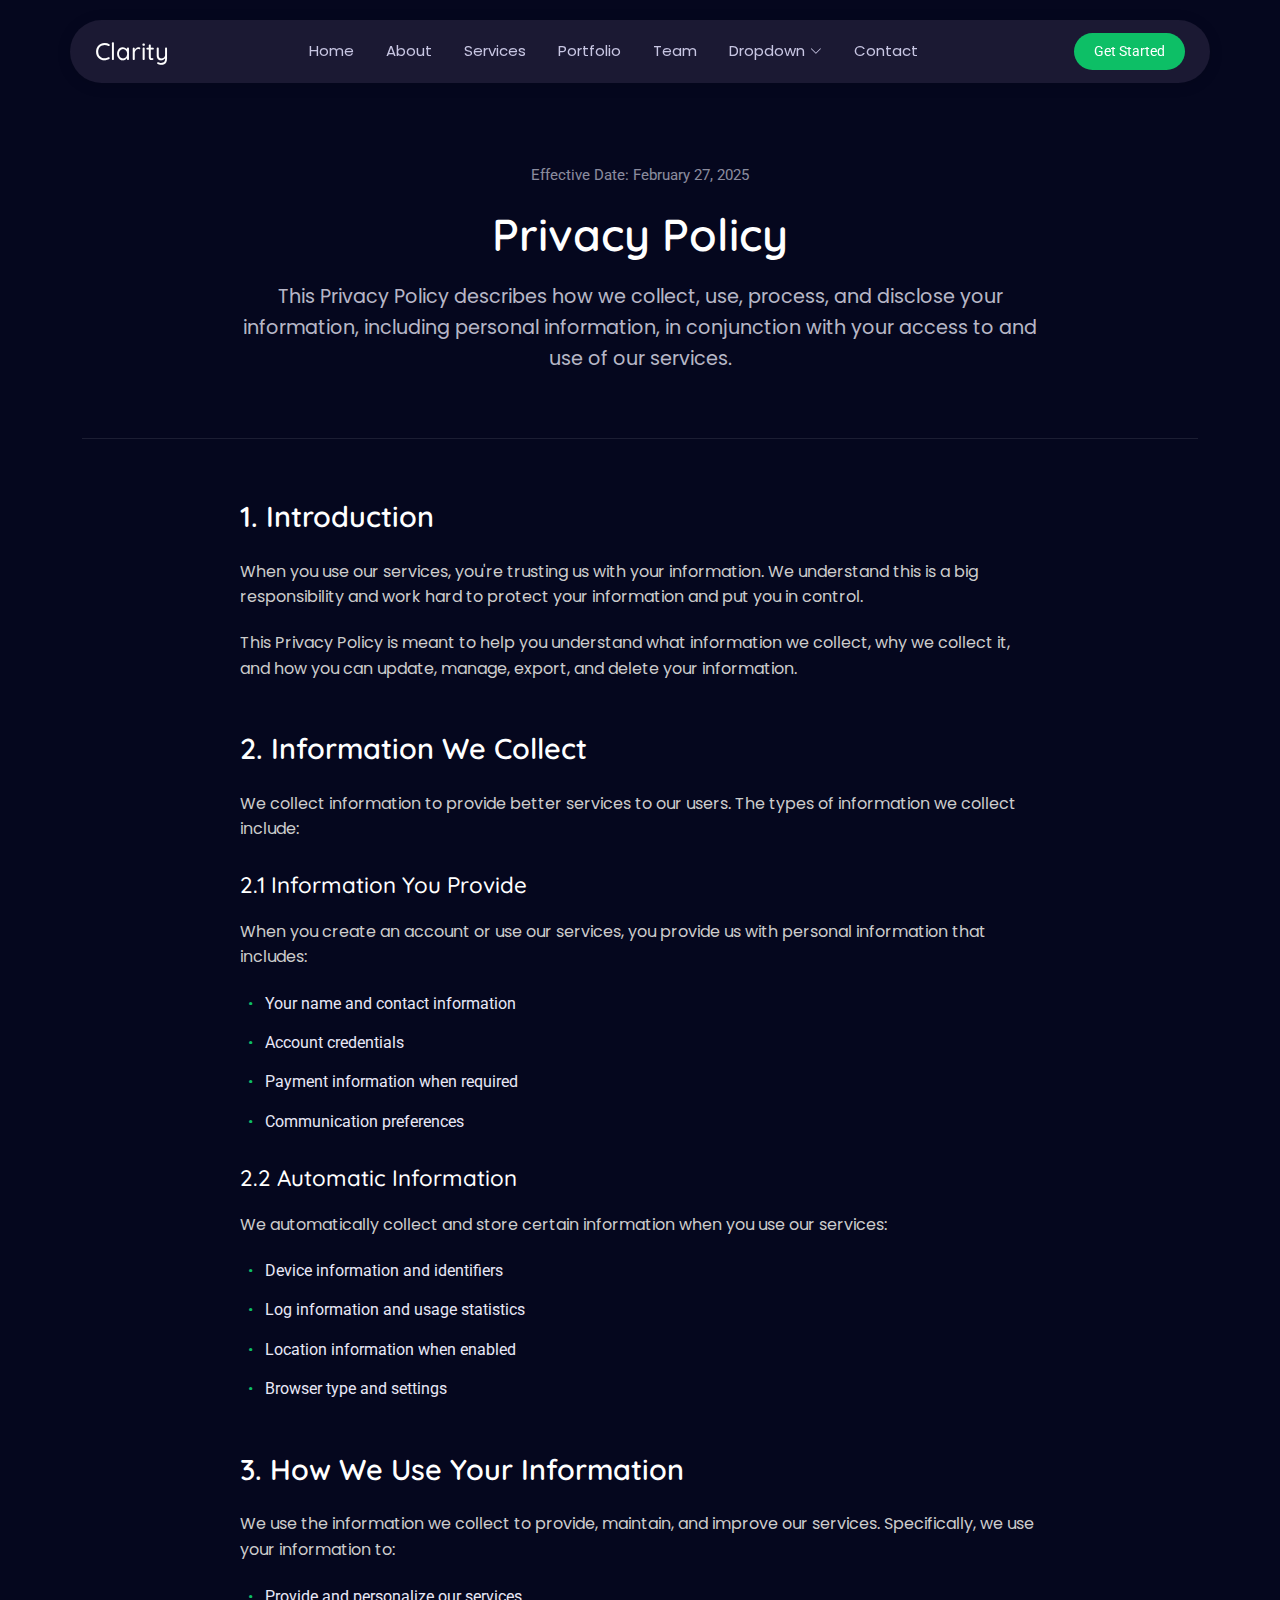
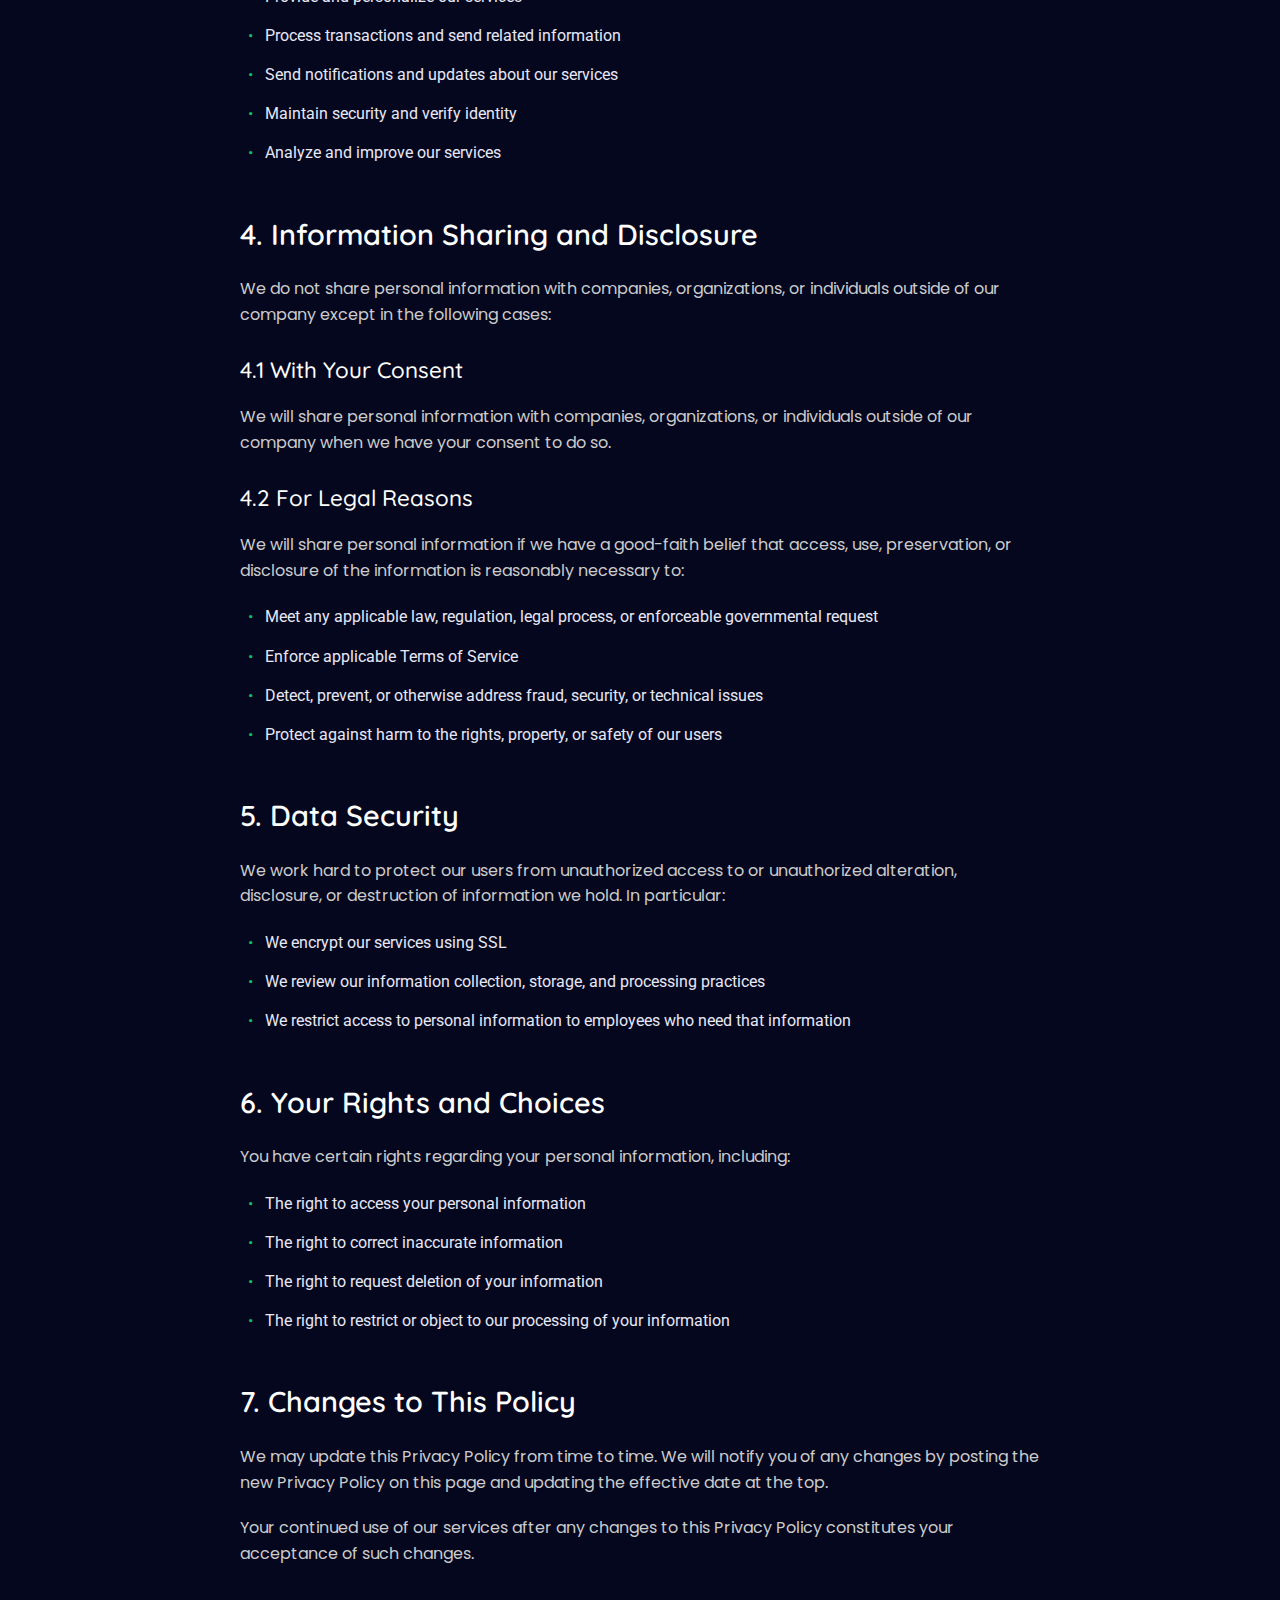
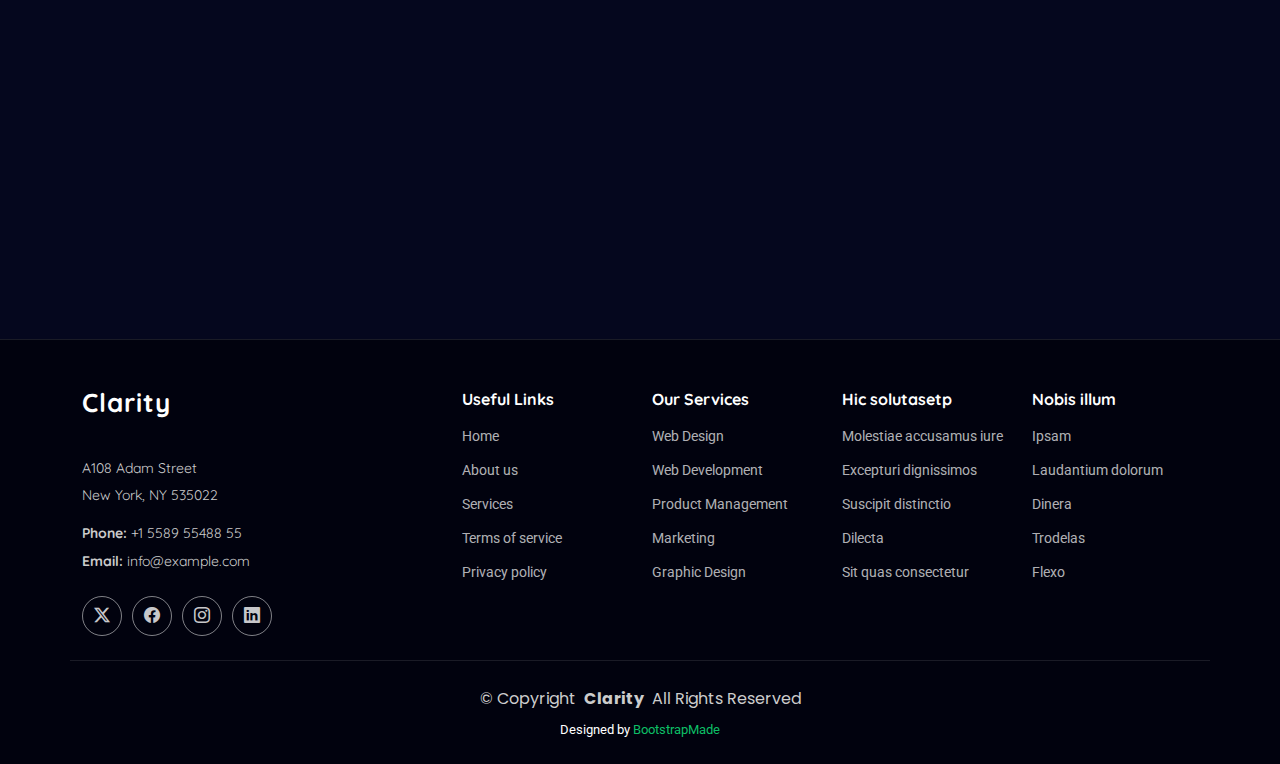
<file: privacy.html>
<!DOCTYPE html>
<html lang="en">

<head>
  <meta charset="utf-8">
  <meta content="width=device-width, initial-scale=1.0" name="viewport">
  <title>Privacy - Clarity Bootstrap Template</title>
  <meta name="description" content="">
  <meta name="keywords" content="">

  <!-- Favicons -->
  <link href="assets/img/favicon.png" rel="icon">
  <link href="assets/img/apple-touch-icon.png" rel="apple-touch-icon">

  <!-- Fonts -->
  <link href="https://fonts.googleapis.com" rel="preconnect">
  <link href="https://fonts.gstatic.com" rel="preconnect" crossorigin>
  <link href="https://fonts.googleapis.com/css2?family=Roboto:ital,wght@0,100;0,300;0,400;0,500;0,700;0,900;1,100;1,300;1,400;1,500;1,700;1,900&family=Poppins:ital,wght@0,100;0,200;0,300;0,400;0,500;0,600;0,700;0,800;0,900;1,100;1,200;1,300;1,400;1,500;1,600;1,700;1,800;1,900&family=Quicksand:wght@300;400;500;600;700&display=swap" rel="stylesheet">

  <!-- Vendor CSS Files -->
  <link href="assets/vendor/bootstrap/css/bootstrap.min.css" rel="stylesheet">
  <link href="assets/vendor/bootstrap-icons/bootstrap-icons.css" rel="stylesheet">
  <link href="assets/vendor/aos/aos.css" rel="stylesheet">
  <link href="assets/vendor/swiper/swiper-bundle.min.css" rel="stylesheet">
  <link href="assets/vendor/glightbox/css/glightbox.min.css" rel="stylesheet">

  <!-- Main CSS File -->
  <link href="assets/css/main.css" rel="stylesheet">

  <!-- =======================================================
  * Template Name: Clarity
  * Template URL: https://bootstrapmade.com/clarity-bootstrap-agency-template/
  * Updated: Sep 13 2025 with Bootstrap v5.3.8
  * Author: BootstrapMade.com
  * License: https://bootstrapmade.com/license/
  ======================================================== -->
</head>

<body class="privacy-page">

  <header id="header" class="header d-flex align-items-center sticky-top">
    <div class="header-container container-fluid container-xl position-relative d-flex align-items-center justify-content-between">

      <a href="index.html" class="logo d-flex align-items-center me-auto me-xl-0">
        <!-- Uncomment the line below if you also wish to use an image logo -->
        <!-- <img src="assets/img/logo.webp" alt=""> -->
        <h1 class="sitename">Clarity</h1>
      </a>

      <nav id="navmenu" class="navmenu">
        <ul>
          <li><a href="#hero">Home</a></li>
          <li><a href="#about">About</a></li>
          <li><a href="#services">Services</a></li>
          <li><a href="#portfolio">Portfolio</a></li>
          <li><a href="#team">Team</a></li>
          <li class="dropdown"><a href="#"><span>Dropdown</span> <i class="bi bi-chevron-down toggle-dropdown"></i></a>
            <ul>
              <li><a href="#">Dropdown 1</a></li>
              <li class="dropdown"><a href="#"><span>Deep Dropdown</span> <i class="bi bi-chevron-down toggle-dropdown"></i></a>
                <ul>
                  <li><a href="#">Deep Dropdown 1</a></li>
                  <li><a href="#">Deep Dropdown 2</a></li>
                  <li><a href="#">Deep Dropdown 3</a></li>
                  <li><a href="#">Deep Dropdown 4</a></li>
                  <li><a href="#">Deep Dropdown 5</a></li>
                </ul>
              </li>
              <li><a href="#">Dropdown 2</a></li>
              <li><a href="#">Dropdown 3</a></li>
              <li><a href="#">Dropdown 4</a></li>
            </ul>
          </li>
          <li><a href="#contact">Contact</a></li>
        </ul>
        <i class="mobile-nav-toggle d-xl-none bi bi-list"></i>
      </nav>

      <a class="btn-getstarted" href="#about">Get Started</a>

    </div>
  </header>

  <main class="main">

    <!-- Privacy Section -->
    <section id="privacy" class="privacy section">

      <div class="container" data-aos="fade-up">
        <!-- Header -->
        <div class="privacy-header" data-aos="fade-up">
          <div class="header-content">
            <div class="last-updated">Effective Date: February 27, 2025</div>
            <h1>Privacy Policy</h1>
            <p class="intro-text">This Privacy Policy describes how we collect, use, process, and disclose your information, including personal information, in conjunction with your access to and use of our services.</p>
          </div>
        </div>

        <!-- Main Content -->
        <div class="privacy-content" data-aos="fade-up">
          <!-- Introduction -->
          <div class="content-section">
            <h2>1. Introduction</h2>
            <p>When you use our services, you're trusting us with your information. We understand this is a big responsibility and work hard to protect your information and put you in control.</p>
            <p>This Privacy Policy is meant to help you understand what information we collect, why we collect it, and how you can update, manage, export, and delete your information.</p>
          </div>

          <!-- Information Collection -->
          <div class="content-section">
            <h2>2. Information We Collect</h2>
            <p>We collect information to provide better services to our users. The types of information we collect include:</p>

            <h3>2.1 Information You Provide</h3>
            <p>When you create an account or use our services, you provide us with personal information that includes:</p>
            <ul>
              <li>Your name and contact information</li>
              <li>Account credentials</li>
              <li>Payment information when required</li>
              <li>Communication preferences</li>
            </ul>

            <h3>2.2 Automatic Information</h3>
            <p>We automatically collect and store certain information when you use our services:</p>
            <ul>
              <li>Device information and identifiers</li>
              <li>Log information and usage statistics</li>
              <li>Location information when enabled</li>
              <li>Browser type and settings</li>
            </ul>
          </div>

          <!-- Use of Information -->
          <div class="content-section">
            <h2>3. How We Use Your Information</h2>
            <p>We use the information we collect to provide, maintain, and improve our services. Specifically, we use your information to:</p>
            <ul>
              <li>Provide and personalize our services</li>
              <li>Process transactions and send related information</li>
              <li>Send notifications and updates about our services</li>
              <li>Maintain security and verify identity</li>
              <li>Analyze and improve our services</li>
            </ul>
          </div>

          <!-- Information Sharing -->
          <div class="content-section">
            <h2>4. Information Sharing and Disclosure</h2>
            <p>We do not share personal information with companies, organizations, or individuals outside of our company except in the following cases:</p>

            <h3>4.1 With Your Consent</h3>
            <p>We will share personal information with companies, organizations, or individuals outside of our company when we have your consent to do so.</p>

            <h3>4.2 For Legal Reasons</h3>
            <p>We will share personal information if we have a good-faith belief that access, use, preservation, or disclosure of the information is reasonably necessary to:</p>
            <ul>
              <li>Meet any applicable law, regulation, legal process, or enforceable governmental request</li>
              <li>Enforce applicable Terms of Service</li>
              <li>Detect, prevent, or otherwise address fraud, security, or technical issues</li>
              <li>Protect against harm to the rights, property, or safety of our users</li>
            </ul>
          </div>

          <!-- Data Security -->
          <div class="content-section">
            <h2>5. Data Security</h2>
            <p>We work hard to protect our users from unauthorized access to or unauthorized alteration, disclosure, or destruction of information we hold. In particular:</p>
            <ul>
              <li>We encrypt our services using SSL</li>
              <li>We review our information collection, storage, and processing practices</li>
              <li>We restrict access to personal information to employees who need that information</li>
            </ul>
          </div>

          <!-- Your Rights -->
          <div class="content-section">
            <h2>6. Your Rights and Choices</h2>
            <p>You have certain rights regarding your personal information, including:</p>
            <ul>
              <li>The right to access your personal information</li>
              <li>The right to correct inaccurate information</li>
              <li>The right to request deletion of your information</li>
              <li>The right to restrict or object to our processing of your information</li>
            </ul>
          </div>

          <!-- Policy Updates -->
          <div class="content-section">
            <h2>7. Changes to This Policy</h2>
            <p>We may update this Privacy Policy from time to time. We will notify you of any changes by posting the new Privacy Policy on this page and updating the effective date at the top.</p>
            <p>Your continued use of our services after any changes to this Privacy Policy constitutes your acceptance of such changes.</p>
          </div>
        </div>

        <!-- Contact Section -->
        <div class="privacy-contact" data-aos="fade-up">
          <h2>Contact Us</h2>
          <p>If you have any questions about this Privacy Policy or our practices, please contact us:</p>
          <div class="contact-details">
            <p><strong>Email:</strong> privacy@example.com</p>
            <p><strong>Address:</strong> 123 Privacy Street, Security City, 12345</p>
          </div>
        </div>

      </div>

    </section><!-- /Privacy Section -->

  </main>

  <footer id="footer" class="footer position-relative dark-background">

    <div class="container footer-top">
      <div class="row gy-4">
        <div class="col-lg-4 col-md-6 footer-about">
          <a href="index.html" class="logo d-flex align-items-center">
            <span class="sitename">Clarity</span>
          </a>
          <div class="footer-contact pt-3">
            <p>A108 Adam Street</p>
            <p>New York, NY 535022</p>
            <p class="mt-3"><strong>Phone:</strong> <span>+1 5589 55488 55</span></p>
            <p><strong>Email:</strong> <span>info@example.com</span></p>
          </div>
          <div class="social-links d-flex mt-4">
            <a href=""><i class="bi bi-twitter-x"></i></a>
            <a href=""><i class="bi bi-facebook"></i></a>
            <a href=""><i class="bi bi-instagram"></i></a>
            <a href=""><i class="bi bi-linkedin"></i></a>
          </div>
        </div>

        <div class="col-lg-2 col-md-3 footer-links">
          <h4>Useful Links</h4>
          <ul>
            <li><a href="#">Home</a></li>
            <li><a href="#">About us</a></li>
            <li><a href="#">Services</a></li>
            <li><a href="#">Terms of service</a></li>
            <li><a href="#">Privacy policy</a></li>
          </ul>
        </div>

        <div class="col-lg-2 col-md-3 footer-links">
          <h4>Our Services</h4>
          <ul>
            <li><a href="#">Web Design</a></li>
            <li><a href="#">Web Development</a></li>
            <li><a href="#">Product Management</a></li>
            <li><a href="#">Marketing</a></li>
            <li><a href="#">Graphic Design</a></li>
          </ul>
        </div>

        <div class="col-lg-2 col-md-3 footer-links">
          <h4>Hic solutasetp</h4>
          <ul>
            <li><a href="#">Molestiae accusamus iure</a></li>
            <li><a href="#">Excepturi dignissimos</a></li>
            <li><a href="#">Suscipit distinctio</a></li>
            <li><a href="#">Dilecta</a></li>
            <li><a href="#">Sit quas consectetur</a></li>
          </ul>
        </div>

        <div class="col-lg-2 col-md-3 footer-links">
          <h4>Nobis illum</h4>
          <ul>
            <li><a href="#">Ipsam</a></li>
            <li><a href="#">Laudantium dolorum</a></li>
            <li><a href="#">Dinera</a></li>
            <li><a href="#">Trodelas</a></li>
            <li><a href="#">Flexo</a></li>
          </ul>
        </div>

      </div>
    </div>

    <div class="container copyright text-center mt-4">
      <p>© <span>Copyright</span> <strong class="px-1 sitename">Clarity</strong> <span>All Rights Reserved</span></p>
      <div class="credits">
        <!-- All the links in the footer should remain intact. -->
        <!-- You can delete the links only if you've purchased the pro version. -->
        <!-- Licensing information: https://bootstrapmade.com/license/ -->
        <!-- Purchase the pro version with working PHP/AJAX contact form: [buy-url] -->
        Designed by <a href="https://bootstrapmade.com/">BootstrapMade</a>
      </div>
    </div>

  </footer>

  <!-- Scroll Top -->
  <a href="#" id="scroll-top" class="scroll-top d-flex align-items-center justify-content-center"><i class="bi bi-arrow-up-short"></i></a>

  <!-- Preloader -->
  <div id="preloader"></div>

  <!-- Vendor JS Files -->
  <script src="assets/vendor/bootstrap/js/bootstrap.bundle.min.js"></script>
  <script src="assets/vendor/php-email-form/validate.js"></script>
  <script src="assets/vendor/aos/aos.js"></script>
  <script src="assets/vendor/purecounter/purecounter_vanilla.js"></script>
  <script src="assets/vendor/imagesloaded/imagesloaded.pkgd.min.js"></script>
  <script src="assets/vendor/isotope-layout/isotope.pkgd.min.js"></script>
  <script src="assets/vendor/swiper/swiper-bundle.min.js"></script>
  <script src="assets/vendor/glightbox/js/glightbox.min.js"></script>

  <!-- Main JS File -->
  <script src="assets/js/main.js"></script>

</body>

</html>
</file>
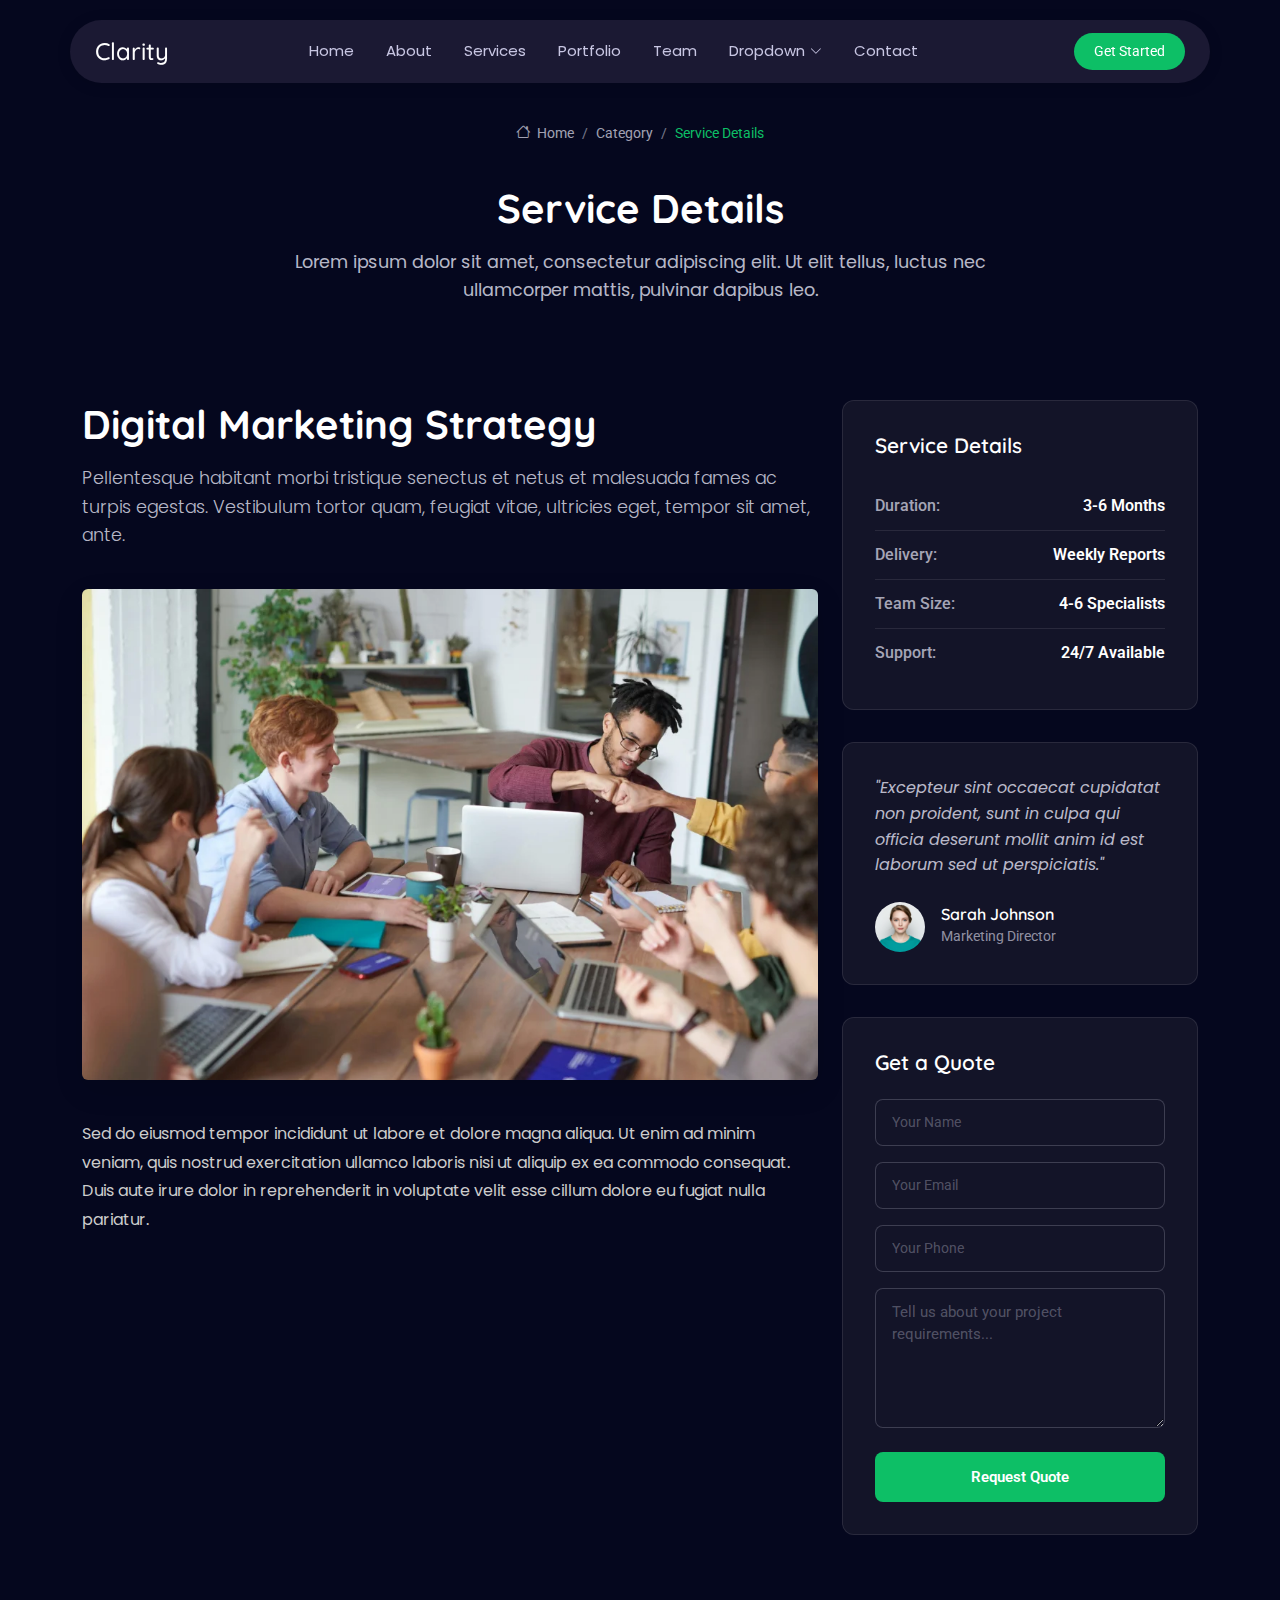
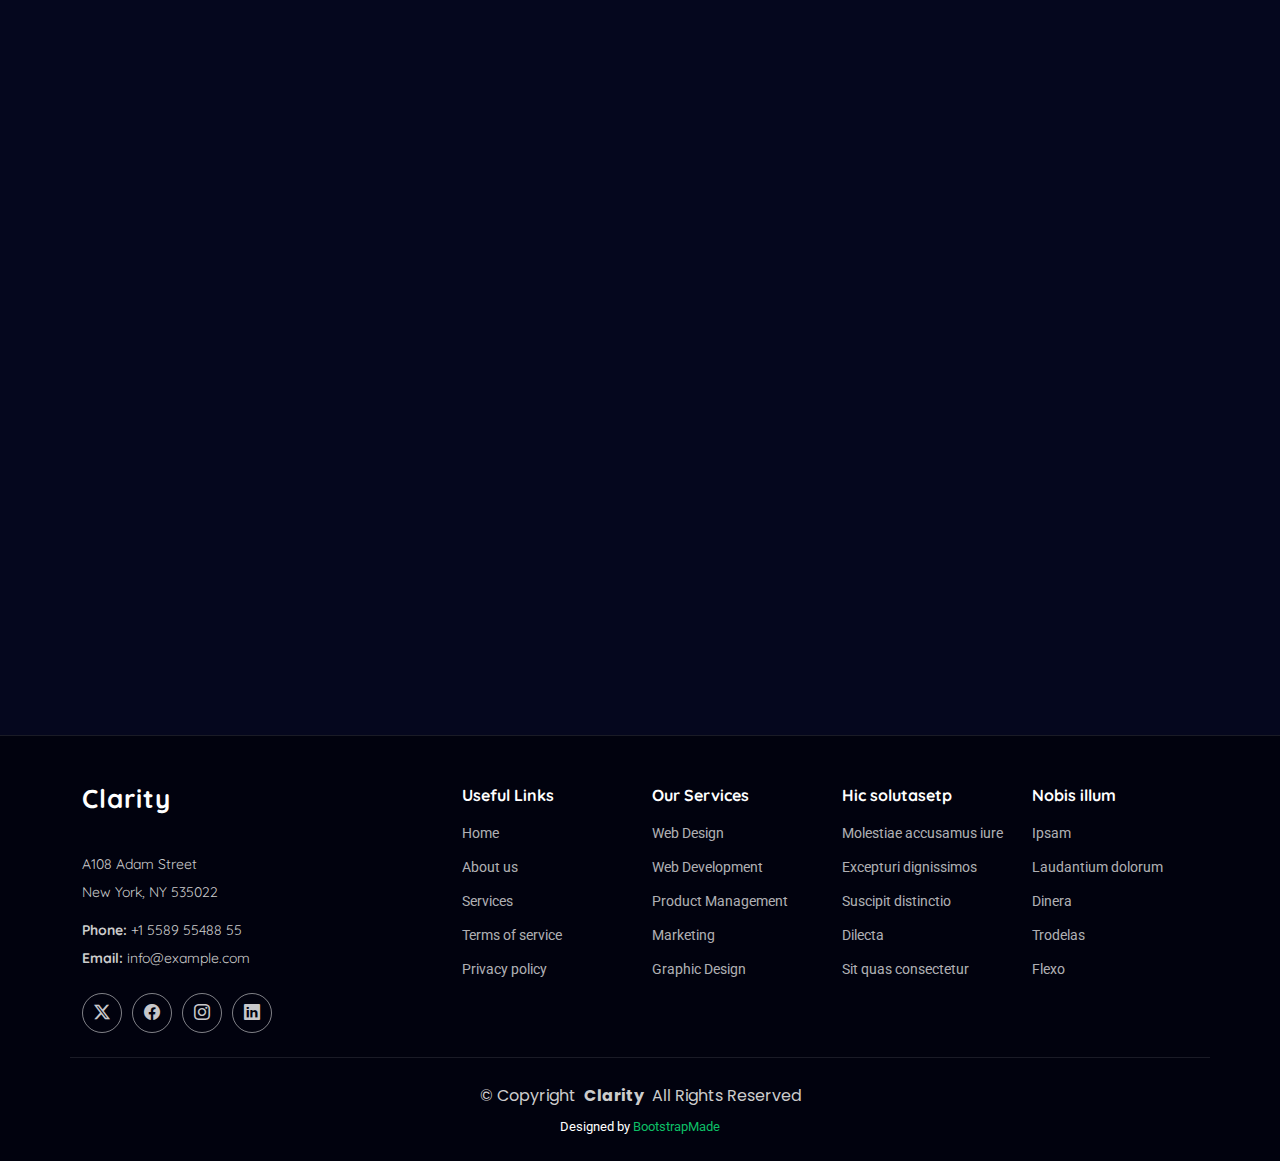
<file: service-details.html>
<!DOCTYPE html>
<html lang="en">

<head>
  <meta charset="utf-8">
  <meta content="width=device-width, initial-scale=1.0" name="viewport">
  <title>Service Details - Clarity Bootstrap Template</title>
  <meta name="description" content="">
  <meta name="keywords" content="">

  <!-- Favicons -->
  <link href="assets/img/favicon.png" rel="icon">
  <link href="assets/img/apple-touch-icon.png" rel="apple-touch-icon">

  <!-- Fonts -->
  <link href="https://fonts.googleapis.com" rel="preconnect">
  <link href="https://fonts.gstatic.com" rel="preconnect" crossorigin>
  <link href="https://fonts.googleapis.com/css2?family=Roboto:ital,wght@0,100;0,300;0,400;0,500;0,700;0,900;1,100;1,300;1,400;1,500;1,700;1,900&family=Poppins:ital,wght@0,100;0,200;0,300;0,400;0,500;0,600;0,700;0,800;0,900;1,100;1,200;1,300;1,400;1,500;1,600;1,700;1,800;1,900&family=Quicksand:wght@300;400;500;600;700&display=swap" rel="stylesheet">

  <!-- Vendor CSS Files -->
  <link href="assets/vendor/bootstrap/css/bootstrap.min.css" rel="stylesheet">
  <link href="assets/vendor/bootstrap-icons/bootstrap-icons.css" rel="stylesheet">
  <link href="assets/vendor/aos/aos.css" rel="stylesheet">
  <link href="assets/vendor/swiper/swiper-bundle.min.css" rel="stylesheet">
  <link href="assets/vendor/glightbox/css/glightbox.min.css" rel="stylesheet">

  <!-- Main CSS File -->
  <link href="assets/css/main.css" rel="stylesheet">

  <!-- =======================================================
  * Template Name: Clarity
  * Template URL: https://bootstrapmade.com/clarity-bootstrap-agency-template/
  * Updated: Sep 13 2025 with Bootstrap v5.3.8
  * Author: BootstrapMade.com
  * License: https://bootstrapmade.com/license/
  ======================================================== -->
</head>

<body class="service-details-page">

  <header id="header" class="header d-flex align-items-center sticky-top">
    <div class="header-container container-fluid container-xl position-relative d-flex align-items-center justify-content-between">

      <a href="index.html" class="logo d-flex align-items-center me-auto me-xl-0">
        <!-- Uncomment the line below if you also wish to use an image logo -->
        <!-- <img src="assets/img/logo.webp" alt=""> -->
        <h1 class="sitename">Clarity</h1>
      </a>

      <nav id="navmenu" class="navmenu">
        <ul>
          <li><a href="#hero">Home</a></li>
          <li><a href="#about">About</a></li>
          <li><a href="#services">Services</a></li>
          <li><a href="#portfolio">Portfolio</a></li>
          <li><a href="#team">Team</a></li>
          <li class="dropdown"><a href="#"><span>Dropdown</span> <i class="bi bi-chevron-down toggle-dropdown"></i></a>
            <ul>
              <li><a href="#">Dropdown 1</a></li>
              <li class="dropdown"><a href="#"><span>Deep Dropdown</span> <i class="bi bi-chevron-down toggle-dropdown"></i></a>
                <ul>
                  <li><a href="#">Deep Dropdown 1</a></li>
                  <li><a href="#">Deep Dropdown 2</a></li>
                  <li><a href="#">Deep Dropdown 3</a></li>
                  <li><a href="#">Deep Dropdown 4</a></li>
                  <li><a href="#">Deep Dropdown 5</a></li>
                </ul>
              </li>
              <li><a href="#">Dropdown 2</a></li>
              <li><a href="#">Dropdown 3</a></li>
              <li><a href="#">Dropdown 4</a></li>
            </ul>
          </li>
          <li><a href="#contact">Contact</a></li>
        </ul>
        <i class="mobile-nav-toggle d-xl-none bi bi-list"></i>
      </nav>

      <a class="btn-getstarted" href="#about">Get Started</a>

    </div>
  </header>

  <main class="main">

    <!-- Page Title -->
    <div class="page-title">
      <div class="breadcrumbs">
        <nav aria-label="breadcrumb">
          <ol class="breadcrumb">
            <li class="breadcrumb-item"><a href="#"><i class="bi bi-house"></i> Home</a></li>
            <li class="breadcrumb-item"><a href="#">Category</a></li>
            <li class="breadcrumb-item active current">Service Details</li>
          </ol>
        </nav>
      </div>

      <div class="title-wrapper">
        <h1>Service Details</h1>
        <p>Lorem ipsum dolor sit amet, consectetur adipiscing elit. Ut elit tellus, luctus nec ullamcorper mattis, pulvinar dapibus leo.</p>
      </div>
    </div><!-- End Page Title -->

    <!-- Service Details Section -->
    <section id="service-details" class="service-details section">

      <div class="container" data-aos="fade-up" data-aos-delay="100">

        <div class="row gy-4">

          <!-- Service Overview -->
          <div class="col-lg-8">
            <div class="service-content">
              <h2>Digital Marketing Strategy</h2>
              <p class="lead">Pellentesque habitant morbi tristique senectus et netus et malesuada fames ac turpis egestas. Vestibulum tortor quam, feugiat vitae, ultricies eget, tempor sit amet, ante.</p>

              <div class="service-image" data-aos="fade-up" data-aos-delay="200">
                <img src="assets/img/services/services-3.webp" alt="Digital Marketing" class="img-fluid rounded">
              </div>

              <p>Sed do eiusmod tempor incididunt ut labore et dolore magna aliqua. Ut enim ad minim veniam, quis nostrud exercitation ullamco laboris nisi ut aliquip ex ea commodo consequat. Duis aute irure dolor in reprehenderit in voluptate velit esse cillum dolore eu fugiat nulla pariatur.</p>

              <!-- Service Features -->
              <div class="service-features" data-aos="fade-up" data-aos-delay="300">
                <h4>What's Included</h4>
                <div class="row gy-3">
                  <div class="col-md-6">
                    <div class="feature-item">
                      <i class="bi bi-graph-up-arrow flex-shrink-0"></i>
                      <div>
                        <h5>Performance Analytics</h5>
                        <p>Comprehensive tracking and reporting of all marketing metrics and KPIs.</p>
                      </div>
                    </div>
                  </div>
                  <div class="col-md-6">
                    <div class="feature-item">
                      <i class="bi bi-bullseye flex-shrink-0"></i>
                      <div>
                        <h5>Target Audience Research</h5>
                        <p>In-depth analysis to identify and reach your ideal customer base.</p>
                      </div>
                    </div>
                  </div>
                  <div class="col-md-6">
                    <div class="feature-item">
                      <i class="bi bi-palette flex-shrink-0"></i>
                      <div>
                        <h5>Content Creation</h5>
                        <p>Engaging visual and written content tailored to your brand voice.</p>
                      </div>
                    </div>
                  </div>
                  <div class="col-md-6">
                    <div class="feature-item">
                      <i class="bi bi-share flex-shrink-0"></i>
                      <div>
                        <h5>Social Media Management</h5>
                        <p>Complete management of your social media presence across platforms.</p>
                      </div>
                    </div>
                  </div>
                </div>
              </div>

              <!-- Process Steps -->
              <div class="service-process" data-aos="fade-up" data-aos-delay="400">
                <h4>Our Process</h4>
                <div class="process-steps">
                  <div class="step-item">
                    <div class="step-number">01</div>
                    <div class="step-content">
                      <h5>Strategy Development</h5>
                      <p>Lorem ipsum dolor sit amet, consectetur adipiscing elit. Mauris tempus vestibulum mauris quis aliquam.</p>
                    </div>
                  </div>
                  <div class="step-item">
                    <div class="step-number">02</div>
                    <div class="step-content">
                      <h5>Implementation</h5>
                      <p>Sed do eiusmod tempor incididunt ut labore et dolore magna aliqua. Ut enim ad minim veniam.</p>
                    </div>
                  </div>
                  <div class="step-item">
                    <div class="step-number">03</div>
                    <div class="step-content">
                      <h5>Optimization</h5>
                      <p>Duis aute irure dolor in reprehenderit in voluptate velit esse cillum dolore eu fugiat nulla.</p>
                    </div>
                  </div>
                  <div class="step-item">
                    <div class="step-number">04</div>
                    <div class="step-content">
                      <h5>Results &amp; Reporting</h5>
                      <p>Excepteur sint occaecat cupidatat non proident, sunt in culpa qui officia deserunt mollit.</p>
                    </div>
                  </div>
                </div>
              </div>

            </div>
          </div><!-- End Service Content -->

          <!-- Sidebar -->
          <div class="col-lg-4">
            <div class="sidebar" data-aos="fade-up" data-aos-delay="200">

              <!-- Service Quick Facts -->
              <div class="service-info">
                <h4>Service Details</h4>
                <ul class="service-facts">
                  <li>
                    <span class="fact-label">Duration:</span>
                    <span class="fact-value">3-6 Months</span>
                  </li>
                  <li>
                    <span class="fact-label">Delivery:</span>
                    <span class="fact-value">Weekly Reports</span>
                  </li>
                  <li>
                    <span class="fact-label">Team Size:</span>
                    <span class="fact-value">4-6 Specialists</span>
                  </li>
                  <li>
                    <span class="fact-label">Support:</span>
                    <span class="fact-value">24/7 Available</span>
                  </li>
                </ul>
              </div>

              <!-- Testimonial -->
              <div class="service-testimonial">
                <div class="testimonial-content">
                  <p>"Excepteur sint occaecat cupidatat non proident, sunt in culpa qui officia deserunt mollit anim id est laborum sed ut perspiciatis."</p>
                  <div class="testimonial-author">
                    <img src="assets/img/person/person-f-3.webp" alt="Sarah Johnson" class="author-image">
                    <div class="author-info">
                      <h5>Sarah Johnson</h5>
                      <span>Marketing Director</span>
                    </div>
                  </div>
                </div>
              </div>

              <!-- Contact Form -->
              <div class="inquiry-form">
                <h4>Get a Quote</h4>
                <form action="forms/get-a-quote.php" method="post" class="php-email-form">
                  <div class="form-group mb-3">
                    <input type="text" name="name" class="form-control" id="name" placeholder="Your Name" required="">
                  </div>
                  <div class="form-group mb-3">
                    <input type="email" name="email" class="form-control" id="email" placeholder="Your Email" required="">
                  </div>
                  <div class="form-group mb-3">
                    <input type="tel" name="phone" class="form-control" id="phone" placeholder="Your Phone">
                  </div>
                  <input type="hidden" name="subect" value="Service Quote Request">
                  <div class="form-group mb-4">
                    <textarea class="form-control" name="message" rows="5" placeholder="Tell us about your project requirements..." required=""></textarea>
                  </div>
                  <div class="loading">Loading</div>
                  <div class="error-message"></div>
                  <div class="sent-message">Your message has been sent. Thank you!</div>
                  <button type="submit" class="btn-submit w-100">Request Quote</button>
                </form>
              </div>

            </div>
          </div><!-- End Sidebar -->

        </div>

      </div>

    </section><!-- /Service Details Section -->

  </main>

  <footer id="footer" class="footer position-relative dark-background">

    <div class="container footer-top">
      <div class="row gy-4">
        <div class="col-lg-4 col-md-6 footer-about">
          <a href="index.html" class="logo d-flex align-items-center">
            <span class="sitename">Clarity</span>
          </a>
          <div class="footer-contact pt-3">
            <p>A108 Adam Street</p>
            <p>New York, NY 535022</p>
            <p class="mt-3"><strong>Phone:</strong> <span>+1 5589 55488 55</span></p>
            <p><strong>Email:</strong> <span>info@example.com</span></p>
          </div>
          <div class="social-links d-flex mt-4">
            <a href=""><i class="bi bi-twitter-x"></i></a>
            <a href=""><i class="bi bi-facebook"></i></a>
            <a href=""><i class="bi bi-instagram"></i></a>
            <a href=""><i class="bi bi-linkedin"></i></a>
          </div>
        </div>

        <div class="col-lg-2 col-md-3 footer-links">
          <h4>Useful Links</h4>
          <ul>
            <li><a href="#">Home</a></li>
            <li><a href="#">About us</a></li>
            <li><a href="#">Services</a></li>
            <li><a href="#">Terms of service</a></li>
            <li><a href="#">Privacy policy</a></li>
          </ul>
        </div>

        <div class="col-lg-2 col-md-3 footer-links">
          <h4>Our Services</h4>
          <ul>
            <li><a href="#">Web Design</a></li>
            <li><a href="#">Web Development</a></li>
            <li><a href="#">Product Management</a></li>
            <li><a href="#">Marketing</a></li>
            <li><a href="#">Graphic Design</a></li>
          </ul>
        </div>

        <div class="col-lg-2 col-md-3 footer-links">
          <h4>Hic solutasetp</h4>
          <ul>
            <li><a href="#">Molestiae accusamus iure</a></li>
            <li><a href="#">Excepturi dignissimos</a></li>
            <li><a href="#">Suscipit distinctio</a></li>
            <li><a href="#">Dilecta</a></li>
            <li><a href="#">Sit quas consectetur</a></li>
          </ul>
        </div>

        <div class="col-lg-2 col-md-3 footer-links">
          <h4>Nobis illum</h4>
          <ul>
            <li><a href="#">Ipsam</a></li>
            <li><a href="#">Laudantium dolorum</a></li>
            <li><a href="#">Dinera</a></li>
            <li><a href="#">Trodelas</a></li>
            <li><a href="#">Flexo</a></li>
          </ul>
        </div>

      </div>
    </div>

    <div class="container copyright text-center mt-4">
      <p>© <span>Copyright</span> <strong class="px-1 sitename">Clarity</strong> <span>All Rights Reserved</span></p>
      <div class="credits">
        <!-- All the links in the footer should remain intact. -->
        <!-- You can delete the links only if you've purchased the pro version. -->
        <!-- Licensing information: https://bootstrapmade.com/license/ -->
        <!-- Purchase the pro version with working PHP/AJAX contact form: [buy-url] -->
        Designed by <a href="https://bootstrapmade.com/">BootstrapMade</a>
      </div>
    </div>

  </footer>

  <!-- Scroll Top -->
  <a href="#" id="scroll-top" class="scroll-top d-flex align-items-center justify-content-center"><i class="bi bi-arrow-up-short"></i></a>

  <!-- Preloader -->
  <div id="preloader"></div>

  <!-- Vendor JS Files -->
  <script src="assets/vendor/bootstrap/js/bootstrap.bundle.min.js"></script>
  <script src="assets/vendor/php-email-form/validate.js"></script>
  <script src="assets/vendor/aos/aos.js"></script>
  <script src="assets/vendor/purecounter/purecounter_vanilla.js"></script>
  <script src="assets/vendor/imagesloaded/imagesloaded.pkgd.min.js"></script>
  <script src="assets/vendor/isotope-layout/isotope.pkgd.min.js"></script>
  <script src="assets/vendor/swiper/swiper-bundle.min.js"></script>
  <script src="assets/vendor/glightbox/js/glightbox.min.js"></script>

  <!-- Main JS File -->
  <script src="assets/js/main.js"></script>

</body>

</html>
</file>
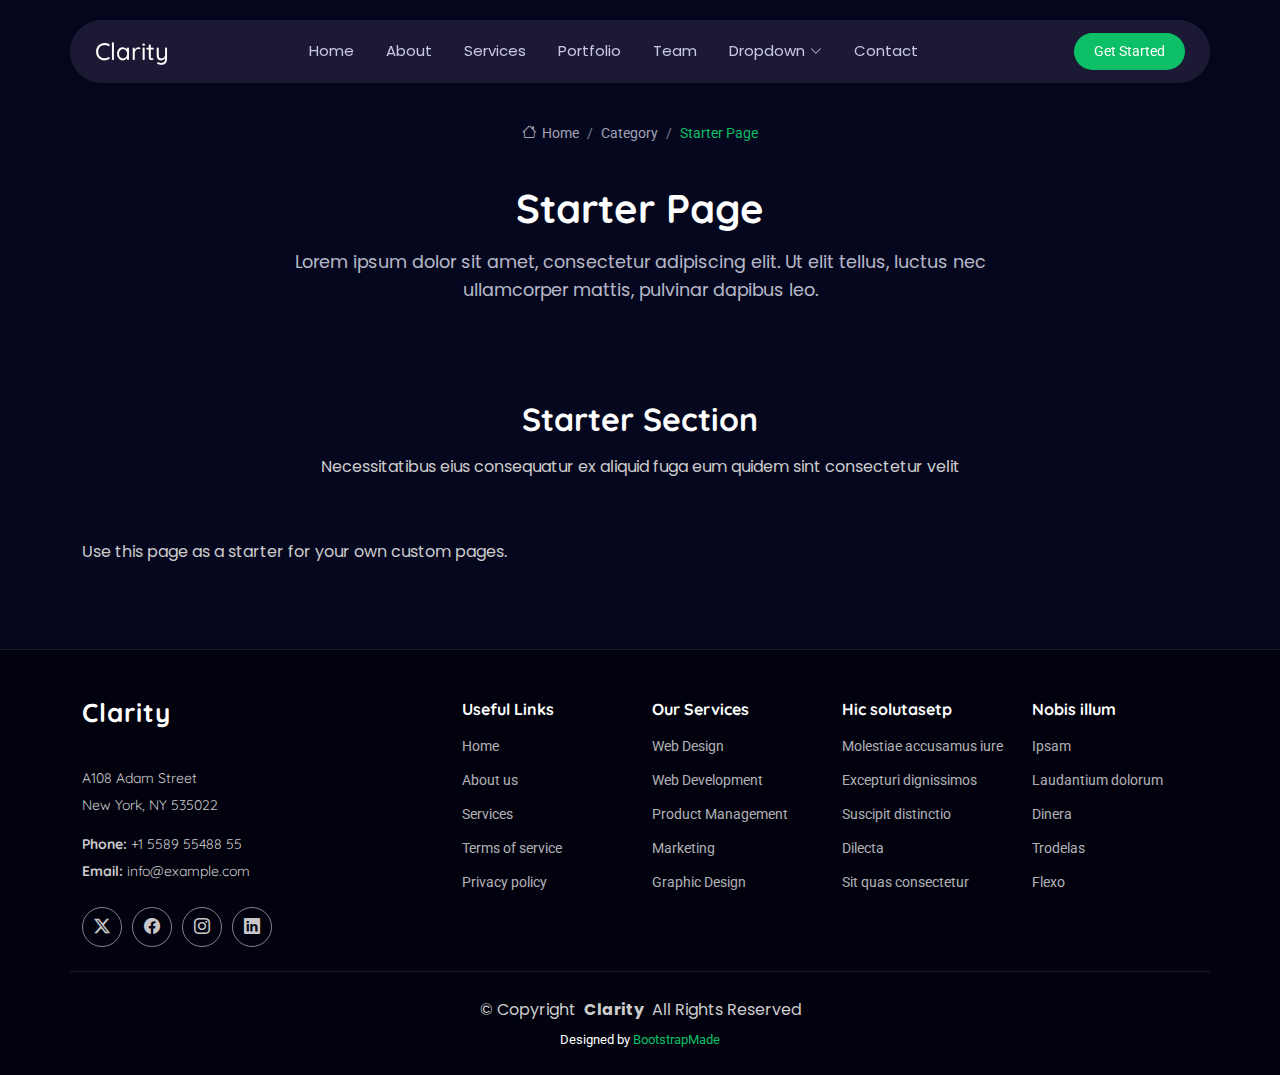
<file: starter-page.html>
<!DOCTYPE html>
<html lang="en">

<head>
  <meta charset="utf-8">
  <meta content="width=device-width, initial-scale=1.0" name="viewport">
  <title>Starter Page - Clarity Bootstrap Template</title>
  <meta name="description" content="">
  <meta name="keywords" content="">

  <!-- Favicons -->
  <link href="assets/img/favicon.png" rel="icon">
  <link href="assets/img/apple-touch-icon.png" rel="apple-touch-icon">

  <!-- Fonts -->
  <link href="https://fonts.googleapis.com" rel="preconnect">
  <link href="https://fonts.gstatic.com" rel="preconnect" crossorigin>
  <link href="https://fonts.googleapis.com/css2?family=Roboto:ital,wght@0,100;0,300;0,400;0,500;0,700;0,900;1,100;1,300;1,400;1,500;1,700;1,900&family=Poppins:ital,wght@0,100;0,200;0,300;0,400;0,500;0,600;0,700;0,800;0,900;1,100;1,200;1,300;1,400;1,500;1,600;1,700;1,800;1,900&family=Quicksand:wght@300;400;500;600;700&display=swap" rel="stylesheet">

  <!-- Vendor CSS Files -->
  <link href="assets/vendor/bootstrap/css/bootstrap.min.css" rel="stylesheet">
  <link href="assets/vendor/bootstrap-icons/bootstrap-icons.css" rel="stylesheet">
  <link href="assets/vendor/aos/aos.css" rel="stylesheet">
  <link href="assets/vendor/swiper/swiper-bundle.min.css" rel="stylesheet">
  <link href="assets/vendor/glightbox/css/glightbox.min.css" rel="stylesheet">

  <!-- Main CSS File -->
  <link href="assets/css/main.css" rel="stylesheet">

  <!-- =======================================================
  * Template Name: Clarity
  * Template URL: https://bootstrapmade.com/clarity-bootstrap-agency-template/
  * Updated: Sep 13 2025 with Bootstrap v5.3.8
  * Author: BootstrapMade.com
  * License: https://bootstrapmade.com/license/
  ======================================================== -->
</head>

<body class="starter-page-page">

  <header id="header" class="header d-flex align-items-center sticky-top">
    <div class="header-container container-fluid container-xl position-relative d-flex align-items-center justify-content-between">

      <a href="index.html" class="logo d-flex align-items-center me-auto me-xl-0">
        <!-- Uncomment the line below if you also wish to use an image logo -->
        <!-- <img src="assets/img/logo.webp" alt=""> -->
        <h1 class="sitename">Clarity</h1>
      </a>

      <nav id="navmenu" class="navmenu">
        <ul>
          <li><a href="#hero">Home</a></li>
          <li><a href="#about">About</a></li>
          <li><a href="#services">Services</a></li>
          <li><a href="#portfolio">Portfolio</a></li>
          <li><a href="#team">Team</a></li>
          <li class="dropdown"><a href="#"><span>Dropdown</span> <i class="bi bi-chevron-down toggle-dropdown"></i></a>
            <ul>
              <li><a href="#">Dropdown 1</a></li>
              <li class="dropdown"><a href="#"><span>Deep Dropdown</span> <i class="bi bi-chevron-down toggle-dropdown"></i></a>
                <ul>
                  <li><a href="#">Deep Dropdown 1</a></li>
                  <li><a href="#">Deep Dropdown 2</a></li>
                  <li><a href="#">Deep Dropdown 3</a></li>
                  <li><a href="#">Deep Dropdown 4</a></li>
                  <li><a href="#">Deep Dropdown 5</a></li>
                </ul>
              </li>
              <li><a href="#">Dropdown 2</a></li>
              <li><a href="#">Dropdown 3</a></li>
              <li><a href="#">Dropdown 4</a></li>
            </ul>
          </li>
          <li><a href="#contact">Contact</a></li>
        </ul>
        <i class="mobile-nav-toggle d-xl-none bi bi-list"></i>
      </nav>

      <a class="btn-getstarted" href="#about">Get Started</a>

    </div>
  </header>

  <main class="main">

    <!-- Page Title -->
    <div class="page-title">
      <div class="breadcrumbs">
        <nav aria-label="breadcrumb">
          <ol class="breadcrumb">
            <li class="breadcrumb-item"><a href="#"><i class="bi bi-house"></i> Home</a></li>
            <li class="breadcrumb-item"><a href="#">Category</a></li>
            <li class="breadcrumb-item active current">Starter Page</li>
          </ol>
        </nav>
      </div>

      <div class="title-wrapper">
        <h1>Starter Page</h1>
        <p>Lorem ipsum dolor sit amet, consectetur adipiscing elit. Ut elit tellus, luctus nec ullamcorper mattis, pulvinar dapibus leo.</p>
      </div>
    </div><!-- End Page Title -->

    <!-- Starter Section Section -->
    <section id="starter-section" class="starter-section section">

      <!-- Section Title -->
      <div class="container section-title" data-aos="fade-up">
        <h2>Starter Section</h2>
        <p>Necessitatibus eius consequatur ex aliquid fuga eum quidem sint consectetur velit</p>
      </div><!-- End Section Title -->

      <div class="container" data-aos="fade-up">
        <p>Use this page as a starter for your own custom pages.</p>
      </div>

    </section><!-- /Starter Section Section -->

  </main>

  <footer id="footer" class="footer position-relative dark-background">

    <div class="container footer-top">
      <div class="row gy-4">
        <div class="col-lg-4 col-md-6 footer-about">
          <a href="index.html" class="logo d-flex align-items-center">
            <span class="sitename">Clarity</span>
          </a>
          <div class="footer-contact pt-3">
            <p>A108 Adam Street</p>
            <p>New York, NY 535022</p>
            <p class="mt-3"><strong>Phone:</strong> <span>+1 5589 55488 55</span></p>
            <p><strong>Email:</strong> <span>info@example.com</span></p>
          </div>
          <div class="social-links d-flex mt-4">
            <a href=""><i class="bi bi-twitter-x"></i></a>
            <a href=""><i class="bi bi-facebook"></i></a>
            <a href=""><i class="bi bi-instagram"></i></a>
            <a href=""><i class="bi bi-linkedin"></i></a>
          </div>
        </div>

        <div class="col-lg-2 col-md-3 footer-links">
          <h4>Useful Links</h4>
          <ul>
            <li><a href="#">Home</a></li>
            <li><a href="#">About us</a></li>
            <li><a href="#">Services</a></li>
            <li><a href="#">Terms of service</a></li>
            <li><a href="#">Privacy policy</a></li>
          </ul>
        </div>

        <div class="col-lg-2 col-md-3 footer-links">
          <h4>Our Services</h4>
          <ul>
            <li><a href="#">Web Design</a></li>
            <li><a href="#">Web Development</a></li>
            <li><a href="#">Product Management</a></li>
            <li><a href="#">Marketing</a></li>
            <li><a href="#">Graphic Design</a></li>
          </ul>
        </div>

        <div class="col-lg-2 col-md-3 footer-links">
          <h4>Hic solutasetp</h4>
          <ul>
            <li><a href="#">Molestiae accusamus iure</a></li>
            <li><a href="#">Excepturi dignissimos</a></li>
            <li><a href="#">Suscipit distinctio</a></li>
            <li><a href="#">Dilecta</a></li>
            <li><a href="#">Sit quas consectetur</a></li>
          </ul>
        </div>

        <div class="col-lg-2 col-md-3 footer-links">
          <h4>Nobis illum</h4>
          <ul>
            <li><a href="#">Ipsam</a></li>
            <li><a href="#">Laudantium dolorum</a></li>
            <li><a href="#">Dinera</a></li>
            <li><a href="#">Trodelas</a></li>
            <li><a href="#">Flexo</a></li>
          </ul>
        </div>

      </div>
    </div>

    <div class="container copyright text-center mt-4">
      <p>© <span>Copyright</span> <strong class="px-1 sitename">Clarity</strong> <span>All Rights Reserved</span></p>
      <div class="credits">
        <!-- All the links in the footer should remain intact. -->
        <!-- You can delete the links only if you've purchased the pro version. -->
        <!-- Licensing information: https://bootstrapmade.com/license/ -->
        <!-- Purchase the pro version with working PHP/AJAX contact form: [buy-url] -->
        Designed by <a href="https://bootstrapmade.com/">BootstrapMade</a>
      </div>
    </div>

  </footer>

  <!-- Scroll Top -->
  <a href="#" id="scroll-top" class="scroll-top d-flex align-items-center justify-content-center"><i class="bi bi-arrow-up-short"></i></a>

  <!-- Preloader -->
  <div id="preloader"></div>

  <!-- Vendor JS Files -->
  <script src="assets/vendor/bootstrap/js/bootstrap.bundle.min.js"></script>
  <script src="assets/vendor/php-email-form/validate.js"></script>
  <script src="assets/vendor/aos/aos.js"></script>
  <script src="assets/vendor/purecounter/purecounter_vanilla.js"></script>
  <script src="assets/vendor/imagesloaded/imagesloaded.pkgd.min.js"></script>
  <script src="assets/vendor/isotope-layout/isotope.pkgd.min.js"></script>
  <script src="assets/vendor/swiper/swiper-bundle.min.js"></script>
  <script src="assets/vendor/glightbox/js/glightbox.min.js"></script>

  <!-- Main JS File -->
  <script src="assets/js/main.js"></script>

</body>

</html>
</file>
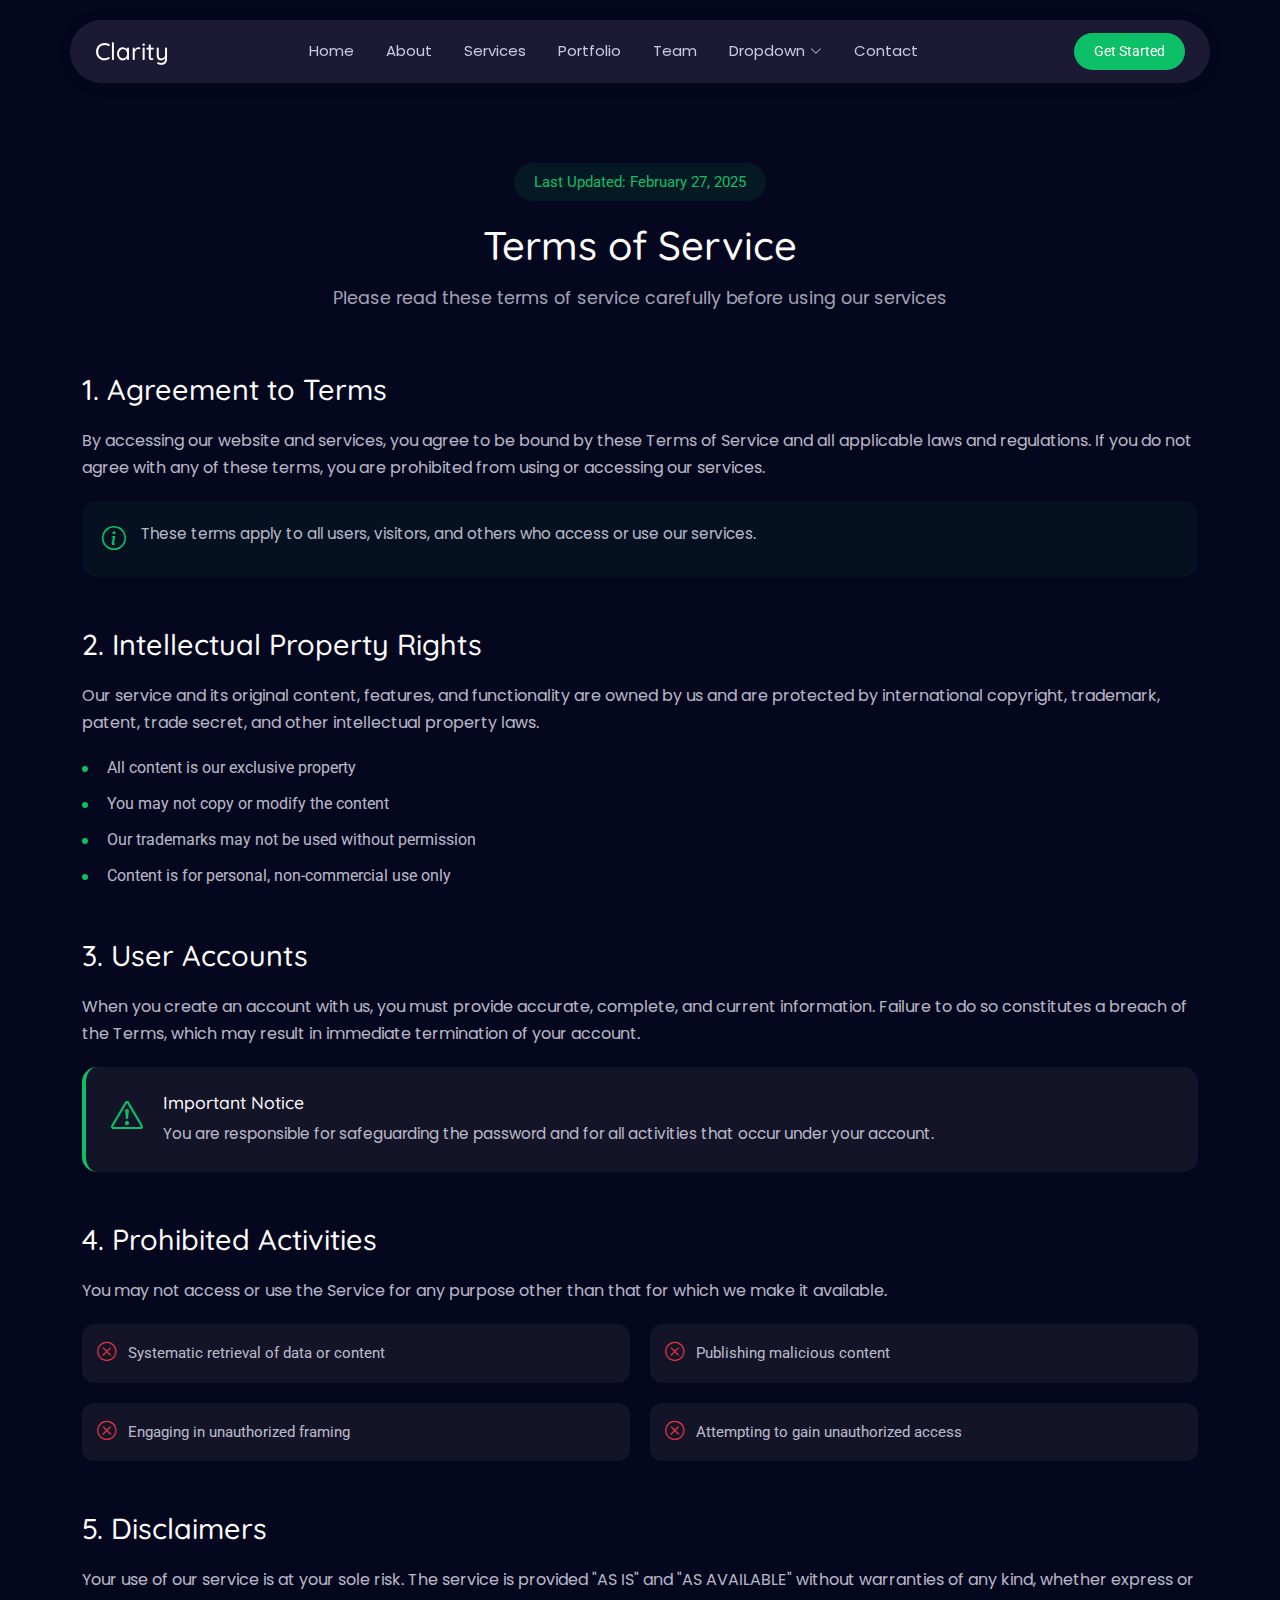
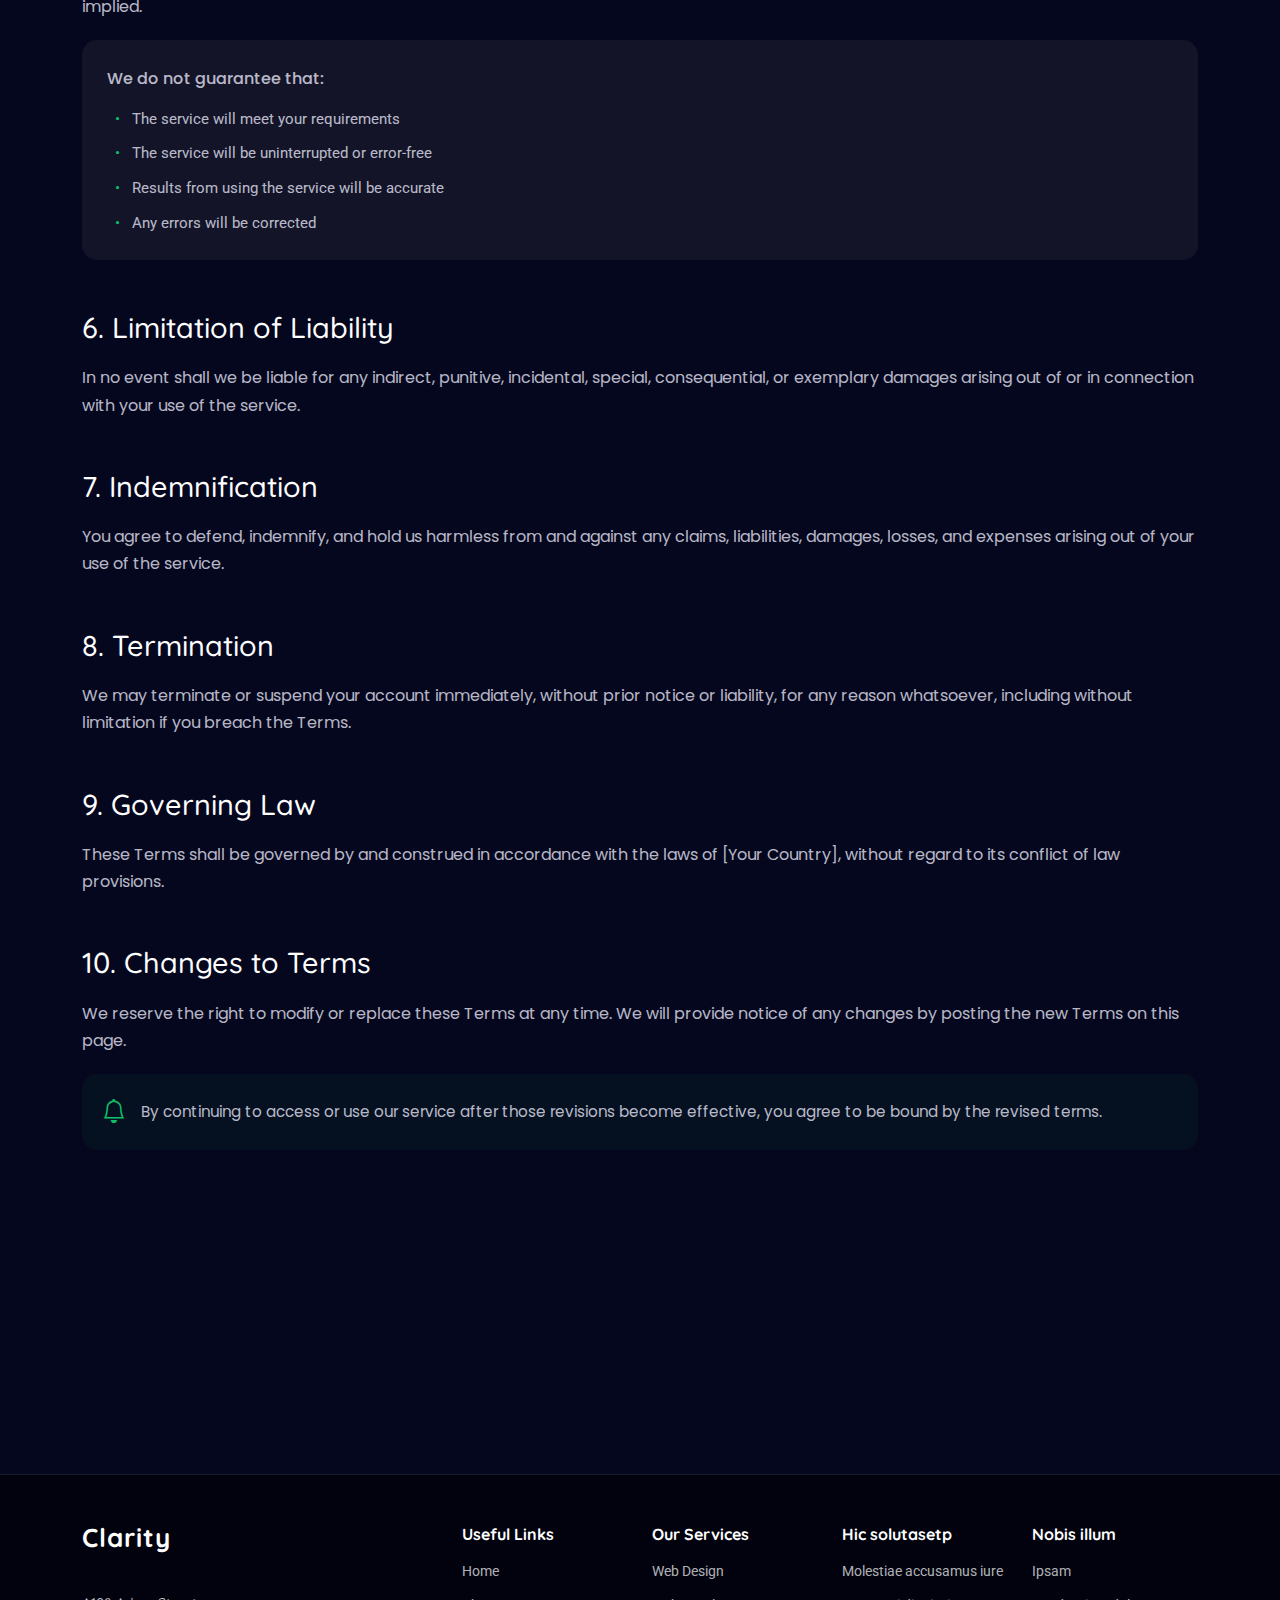
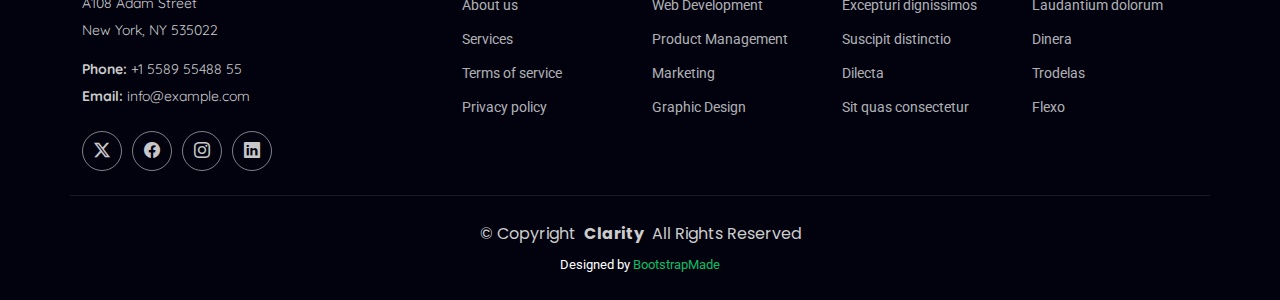
<file: terms.html>
<!DOCTYPE html>
<html lang="en">

<head>
  <meta charset="utf-8">
  <meta content="width=device-width, initial-scale=1.0" name="viewport">
  <title>Terms - Clarity Bootstrap Template</title>
  <meta name="description" content="">
  <meta name="keywords" content="">

  <!-- Favicons -->
  <link href="assets/img/favicon.png" rel="icon">
  <link href="assets/img/apple-touch-icon.png" rel="apple-touch-icon">

  <!-- Fonts -->
  <link href="https://fonts.googleapis.com" rel="preconnect">
  <link href="https://fonts.gstatic.com" rel="preconnect" crossorigin>
  <link href="https://fonts.googleapis.com/css2?family=Roboto:ital,wght@0,100;0,300;0,400;0,500;0,700;0,900;1,100;1,300;1,400;1,500;1,700;1,900&family=Poppins:ital,wght@0,100;0,200;0,300;0,400;0,500;0,600;0,700;0,800;0,900;1,100;1,200;1,300;1,400;1,500;1,600;1,700;1,800;1,900&family=Quicksand:wght@300;400;500;600;700&display=swap" rel="stylesheet">

  <!-- Vendor CSS Files -->
  <link href="assets/vendor/bootstrap/css/bootstrap.min.css" rel="stylesheet">
  <link href="assets/vendor/bootstrap-icons/bootstrap-icons.css" rel="stylesheet">
  <link href="assets/vendor/aos/aos.css" rel="stylesheet">
  <link href="assets/vendor/swiper/swiper-bundle.min.css" rel="stylesheet">
  <link href="assets/vendor/glightbox/css/glightbox.min.css" rel="stylesheet">

  <!-- Main CSS File -->
  <link href="assets/css/main.css" rel="stylesheet">

  <!-- =======================================================
  * Template Name: Clarity
  * Template URL: https://bootstrapmade.com/clarity-bootstrap-agency-template/
  * Updated: Sep 13 2025 with Bootstrap v5.3.8
  * Author: BootstrapMade.com
  * License: https://bootstrapmade.com/license/
  ======================================================== -->
</head>

<body class="terms-page">

  <header id="header" class="header d-flex align-items-center sticky-top">
    <div class="header-container container-fluid container-xl position-relative d-flex align-items-center justify-content-between">

      <a href="index.html" class="logo d-flex align-items-center me-auto me-xl-0">
        <!-- Uncomment the line below if you also wish to use an image logo -->
        <!-- <img src="assets/img/logo.webp" alt=""> -->
        <h1 class="sitename">Clarity</h1>
      </a>

      <nav id="navmenu" class="navmenu">
        <ul>
          <li><a href="#hero">Home</a></li>
          <li><a href="#about">About</a></li>
          <li><a href="#services">Services</a></li>
          <li><a href="#portfolio">Portfolio</a></li>
          <li><a href="#team">Team</a></li>
          <li class="dropdown"><a href="#"><span>Dropdown</span> <i class="bi bi-chevron-down toggle-dropdown"></i></a>
            <ul>
              <li><a href="#">Dropdown 1</a></li>
              <li class="dropdown"><a href="#"><span>Deep Dropdown</span> <i class="bi bi-chevron-down toggle-dropdown"></i></a>
                <ul>
                  <li><a href="#">Deep Dropdown 1</a></li>
                  <li><a href="#">Deep Dropdown 2</a></li>
                  <li><a href="#">Deep Dropdown 3</a></li>
                  <li><a href="#">Deep Dropdown 4</a></li>
                  <li><a href="#">Deep Dropdown 5</a></li>
                </ul>
              </li>
              <li><a href="#">Dropdown 2</a></li>
              <li><a href="#">Dropdown 3</a></li>
              <li><a href="#">Dropdown 4</a></li>
            </ul>
          </li>
          <li><a href="#contact">Contact</a></li>
        </ul>
        <i class="mobile-nav-toggle d-xl-none bi bi-list"></i>
      </nav>

      <a class="btn-getstarted" href="#about">Get Started</a>

    </div>
  </header>

  <main class="main">

    <!-- Terms Of Service Section -->
    <section id="terms-of-service" class="terms-of-service section">

      <div class="container" data-aos="fade-up">
        <!-- Page Header -->
        <div class="tos-header text-center" data-aos="fade-up">
          <span class="last-updated">Last Updated: February 27, 2025</span>
          <h2>Terms of Service</h2>
          <p>Please read these terms of service carefully before using our services</p>
        </div>

        <!-- Content -->
        <div class="tos-content" data-aos="fade-up" data-aos-delay="200">
          <!-- Agreement Section -->
          <div id="agreement" class="content-section">
            <h3>1. Agreement to Terms</h3>
            <p>By accessing our website and services, you agree to be bound by these Terms of Service and all applicable laws and regulations. If you do not agree with any of these terms, you are prohibited from using or accessing our services.</p>
            <div class="info-box">
              <i class="bi bi-info-circle"></i>
              <p>These terms apply to all users, visitors, and others who access or use our services.</p>
            </div>
          </div>

          <!-- Intellectual Property -->
          <div id="intellectual-property" class="content-section">
            <h3>2. Intellectual Property Rights</h3>
            <p>Our service and its original content, features, and functionality are owned by us and are protected by international copyright, trademark, patent, trade secret, and other intellectual property laws.</p>
            <ul class="list-items">
              <li>All content is our exclusive property</li>
              <li>You may not copy or modify the content</li>
              <li>Our trademarks may not be used without permission</li>
              <li>Content is for personal, non-commercial use only</li>
            </ul>
          </div>

          <!-- User Accounts -->
          <div id="user-accounts" class="content-section">
            <h3>3. User Accounts</h3>
            <p>When you create an account with us, you must provide accurate, complete, and current information. Failure to do so constitutes a breach of the Terms, which may result in immediate termination of your account.</p>
            <div class="alert-box">
              <i class="bi bi-exclamation-triangle"></i>
              <div class="alert-content">
                <h5>Important Notice</h5>
                <p>You are responsible for safeguarding the password and for all activities that occur under your account.</p>
              </div>
            </div>
          </div>

          <!-- Prohibited Activities -->
          <div id="prohibited" class="content-section">
            <h3>4. Prohibited Activities</h3>
            <p>You may not access or use the Service for any purpose other than that for which we make it available.</p>
            <div class="prohibited-list">
              <div class="prohibited-item">
                <i class="bi bi-x-circle"></i>
                <span>Systematic retrieval of data or content</span>
              </div>
              <div class="prohibited-item">
                <i class="bi bi-x-circle"></i>
                <span>Publishing malicious content</span>
              </div>
              <div class="prohibited-item">
                <i class="bi bi-x-circle"></i>
                <span>Engaging in unauthorized framing</span>
              </div>
              <div class="prohibited-item">
                <i class="bi bi-x-circle"></i>
                <span>Attempting to gain unauthorized access</span>
              </div>
            </div>
          </div>

          <!-- Disclaimers -->
          <div id="disclaimer" class="content-section">
            <h3>5. Disclaimers</h3>
            <p>Your use of our service is at your sole risk. The service is provided "AS IS" and "AS AVAILABLE" without warranties of any kind, whether express or implied.</p>
            <div class="disclaimer-box">
              <p>We do not guarantee that:</p>
              <ul>
                <li>The service will meet your requirements</li>
                <li>The service will be uninterrupted or error-free</li>
                <li>Results from using the service will be accurate</li>
                <li>Any errors will be corrected</li>
              </ul>
            </div>
          </div>

          <!-- Limitation of Liability -->
          <div id="limitation" class="content-section">
            <h3>6. Limitation of Liability</h3>
            <p>In no event shall we be liable for any indirect, punitive, incidental, special, consequential, or exemplary damages arising out of or in connection with your use of the service.</p>
          </div>

          <!-- Indemnification -->
          <div id="indemnification" class="content-section">
            <h3>7. Indemnification</h3>
            <p>You agree to defend, indemnify, and hold us harmless from and against any claims, liabilities, damages, losses, and expenses arising out of your use of the service.</p>
          </div>

          <!-- Termination -->
          <div id="termination" class="content-section">
            <h3>8. Termination</h3>
            <p>We may terminate or suspend your account immediately, without prior notice or liability, for any reason whatsoever, including without limitation if you breach the Terms.</p>
          </div>

          <!-- Governing Law -->
          <div id="governing-law" class="content-section">
            <h3>9. Governing Law</h3>
            <p>These Terms shall be governed by and construed in accordance with the laws of [Your Country], without regard to its conflict of law provisions.</p>
          </div>

          <!-- Changes -->
          <div id="changes" class="content-section">
            <h3>10. Changes to Terms</h3>
            <p>We reserve the right to modify or replace these Terms at any time. We will provide notice of any changes by posting the new Terms on this page.</p>
            <div class="notice-box">
              <i class="bi bi-bell"></i>
              <p>By continuing to access or use our service after those revisions become effective, you agree to be bound by the revised terms.</p>
            </div>
          </div>
        </div>

        <!-- Contact Section -->
        <div class="tos-contact" data-aos="fade-up" data-aos-delay="300">
          <div class="contact-box">
            <div class="contact-icon">
              <i class="bi bi-envelope"></i>
            </div>
            <div class="contact-content">
              <h4>Questions About Terms?</h4>
              <p>If you have any questions about these Terms, please contact us.</p>
              <a href="#" class="contact-link">Contact Support</a>
            </div>
          </div>
        </div>
      </div>

    </section><!-- /Terms Of Service Section -->

  </main>

  <footer id="footer" class="footer position-relative dark-background">

    <div class="container footer-top">
      <div class="row gy-4">
        <div class="col-lg-4 col-md-6 footer-about">
          <a href="index.html" class="logo d-flex align-items-center">
            <span class="sitename">Clarity</span>
          </a>
          <div class="footer-contact pt-3">
            <p>A108 Adam Street</p>
            <p>New York, NY 535022</p>
            <p class="mt-3"><strong>Phone:</strong> <span>+1 5589 55488 55</span></p>
            <p><strong>Email:</strong> <span>info@example.com</span></p>
          </div>
          <div class="social-links d-flex mt-4">
            <a href=""><i class="bi bi-twitter-x"></i></a>
            <a href=""><i class="bi bi-facebook"></i></a>
            <a href=""><i class="bi bi-instagram"></i></a>
            <a href=""><i class="bi bi-linkedin"></i></a>
          </div>
        </div>

        <div class="col-lg-2 col-md-3 footer-links">
          <h4>Useful Links</h4>
          <ul>
            <li><a href="#">Home</a></li>
            <li><a href="#">About us</a></li>
            <li><a href="#">Services</a></li>
            <li><a href="#">Terms of service</a></li>
            <li><a href="#">Privacy policy</a></li>
          </ul>
        </div>

        <div class="col-lg-2 col-md-3 footer-links">
          <h4>Our Services</h4>
          <ul>
            <li><a href="#">Web Design</a></li>
            <li><a href="#">Web Development</a></li>
            <li><a href="#">Product Management</a></li>
            <li><a href="#">Marketing</a></li>
            <li><a href="#">Graphic Design</a></li>
          </ul>
        </div>

        <div class="col-lg-2 col-md-3 footer-links">
          <h4>Hic solutasetp</h4>
          <ul>
            <li><a href="#">Molestiae accusamus iure</a></li>
            <li><a href="#">Excepturi dignissimos</a></li>
            <li><a href="#">Suscipit distinctio</a></li>
            <li><a href="#">Dilecta</a></li>
            <li><a href="#">Sit quas consectetur</a></li>
          </ul>
        </div>

        <div class="col-lg-2 col-md-3 footer-links">
          <h4>Nobis illum</h4>
          <ul>
            <li><a href="#">Ipsam</a></li>
            <li><a href="#">Laudantium dolorum</a></li>
            <li><a href="#">Dinera</a></li>
            <li><a href="#">Trodelas</a></li>
            <li><a href="#">Flexo</a></li>
          </ul>
        </div>

      </div>
    </div>

    <div class="container copyright text-center mt-4">
      <p>© <span>Copyright</span> <strong class="px-1 sitename">Clarity</strong> <span>All Rights Reserved</span></p>
      <div class="credits">
        <!-- All the links in the footer should remain intact. -->
        <!-- You can delete the links only if you've purchased the pro version. -->
        <!-- Licensing information: https://bootstrapmade.com/license/ -->
        <!-- Purchase the pro version with working PHP/AJAX contact form: [buy-url] -->
        Designed by <a href="https://bootstrapmade.com/">BootstrapMade</a>
      </div>
    </div>

  </footer>

  <!-- Scroll Top -->
  <a href="#" id="scroll-top" class="scroll-top d-flex align-items-center justify-content-center"><i class="bi bi-arrow-up-short"></i></a>

  <!-- Preloader -->
  <div id="preloader"></div>

  <!-- Vendor JS Files -->
  <script src="assets/vendor/bootstrap/js/bootstrap.bundle.min.js"></script>
  <script src="assets/vendor/php-email-form/validate.js"></script>
  <script src="assets/vendor/aos/aos.js"></script>
  <script src="assets/vendor/purecounter/purecounter_vanilla.js"></script>
  <script src="assets/vendor/imagesloaded/imagesloaded.pkgd.min.js"></script>
  <script src="assets/vendor/isotope-layout/isotope.pkgd.min.js"></script>
  <script src="assets/vendor/swiper/swiper-bundle.min.js"></script>
  <script src="assets/vendor/glightbox/js/glightbox.min.js"></script>

  <!-- Main JS File -->
  <script src="assets/js/main.js"></script>

</body>

</html>
</file>
<file: style.css>
/* General */
* {
  box-sizing: border-box;
  margin: 0;
  padding: 0;
}

body {
  font-family: "Roboto", sans-serif;
  scroll-behavior: smooth;
  background: linear-gradient(135deg, #1a1a1a 0%, #2a1e36 30%, #582688 75%, #1b1b1b 100%);
  background-image: url('img/b2fb21f206c56acc2007ed7e587d9770.jpg');
  background-size: cover;
  background-position: center;
  background-attachment: fixed;
  backdrop-filter: blur(5px);
  -webkit-backdrop-filter: blur(0px);
}

h1, h2, h3 {
  margin-bottom: 15px;
}

section {
  padding: 5% 10%;
  background: rgba(0, 0, 0, 0.527);
  font-family: "Quicksand", sans-serif;
}

h2 {
  text-align: center;
  margin-bottom: 50px;
  color: #fff;
  text-shadow: 2px 2px 8px rgba(0, 0, 0, 0.5);
}

a {
  text-decoration: none;
  color: inherit;
}

/* Hero Section */
.hero {
  position: relative;
  height: 100vh;
  display: flex;
  flex-direction: column;
  justify-content: center;
  align-items: center;
  text-align: center;
  overflow: hidden;
  color: white;
}

.hero::before {
  content: "";
  position: absolute;
  top: 0;
  left: 0;
  width: 100%;
  height: 100%;
  background: rgba(0, 0, 0, 0.527);
  backdrop-filter: blur(5px);
  -webkit-backdrop-filter: blur(0px);
  z-index: 1;
}

.hero h1,
.hero p {
  z-index: 2;
  text-shadow: 2px 2px 8px rgba(0, 0, 0, 0.5);
}

.hero h1 {
  font-family: "Asimovian", sans-serif;
  font-size: 60px;
}
.hero p {
  font-family: "Baumans", system-ui;
  font-size: 40px;
}

/* Hero Responsive Fix */
@media (max-width: 900px) {
  .hero h1 {
    font-size: 40px;
  }
  .hero p {
    font-size: 24px;
  }
}
@media (max-width: 600px) {
  .hero {
    height: auto;
    padding: 80px 20px;
  }
  .hero h1 {
    font-size: 28px;
    line-height: 1.3;
  }
  .hero p {
    font-size: 18px;
    line-height: 1.4;
  }
}

/* Card Grid */
.card-grid {
  display: grid;
  grid-template-columns: repeat(4, 1fr);
  max-width: 1200px;
  margin: 0 auto 50px;
  gap: 20px;
  justify-content: center;
  transition: all 0.5s ease;
}

/* Responsive adjustments */
@media (max-width: 1200px) {
  .card-grid {
    grid-template-columns: repeat(3, 1fr);
  }
}
@media (max-width: 900px) {
  .card-grid {
    grid-template-columns: repeat(2, 1fr);
  }
}
@media (max-width: 600px) {
  .card-grid {
    grid-template-columns: repeat(2, 1fr); /* Mobile এও ২টা কার্ড */
  }
}

.card {
  background: rgba(255, 255, 255, 0.05);
  backdrop-filter: blur(12px);
  -webkit-backdrop-filter: blur(12px);
  border-radius: 15px;
  border: 1px solid rgba(255, 255, 255, 0.15);
  padding: 20px;
  text-align: center;
  cursor: pointer;
  transition: transform 0.3s, box-shadow 0.3s;
  color: #fff;
  text-shadow: 1px 1px 4px rgba(0, 0, 0, 0.4);
  overflow: hidden;
  transition: all 0.3s ease;
  position: relative;
}

.card:hover {
  transform: translateY(-10px);
  box-shadow: 0 15px 25px rgba(0, 0, 0, 0.4);
  background: rgba(255, 255, 255, 0.1);
}

.card img {
  width: 100px;
  object-fit: cover;
  border-radius: 10px;
  margin-bottom: 15px;
}

.card h3 { 
  margin: 10px 0 5px;
}

.card p {
  font-size: 0.9em;
  color: #e0e0e0;
}

.card-details {
  max-height: 0;
  overflow: hidden;
  transition: max-height 0.5s ease, padding 0.5s ease;
  padding: 0 10px;
}

/* Expanded Card */
.card.expanded {
  grid-column: span 4;
  z-index: 1;
}
.card.expanded .card-details {
  max-height: 400px;
  padding: 10px 10px 20px;
}

/* Expanded responsive fix */
@media (max-width: 1200px) {
  .card.expanded {
    grid-column: span 3;
  }
}
@media (max-width: 900px) {
  .card.expanded {
    grid-column: span 2;
  }
}
@media (max-width: 600px) {
  .card.expanded {
    grid-column: span 2; /* মোবাইলেও ২ কার্ডের grid মেইনটেইন করবে */
  }
}

/* Footer */
footer {
  background: rgba(42, 30, 54, 0.7);
  backdrop-filter: blur(5px);
  color: white;
  text-align: center;
  padding: 40px 20px;
  margin-top: 50px;
  border-top: 1px solid rgba(255, 255, 255, 0.1);
}
</file>
<file: assets/css/main.css>
@charset "UTF-8";


/* Fonts */
:root {
  --default-font: "Roboto",  system-ui, -apple-system, "Segoe UI", Roboto, "Helvetica Neue", Arial, "Noto Sans", "Liberation Sans", sans-serif, "Apple Color Emoji", "Segoe UI Emoji", "Segoe UI Symbol", "Noto Color Emoji";
  --heading-font: "Quicksand",  sans-serif;
  --nav-font: "Poppins",  sans-serif;
}

/* Global Colors - The following color variables are used throughout the website. Updating them here will change the color scheme of the entire website */
:root { 
  --background-color: #05071e; /* Background color for the entire website, including individual sections */
  --default-color: #e8e7f7; /* Default color used for the majority of the text content across the entire website */
  --heading-color: #ffffff; /* Color for headings, subheadings and title throughout the website */
  --accent-color: #0dbf66; /* Accent color that represents your brand on the website. It's used for buttons, links, and other elements that need to stand out */
  --accent-color-old: #524dd3; /* Accent color that represents your brand on the website. It's used for buttons, links, and other elements that need to stand out */
  --surface-color: #131428; /* The surface color is used as a background of boxed elements within sections, such as cards, icon boxes, or other elements that require a visual separation from the global background. */
  --contrast-color: #ffffff; /* Contrast color for text, ensuring readability against backgrounds of accent, heading, or default colors. */
}

/* Nav Menu Colors - The following color variables are used specifically for the navigation menu. They are separate from the global colors to allow for more customization options */
:root {
  --nav-color: #c8c6e3;  /* The default color of the main navmenu links */
  --nav-hover-color: #ffffff; /* Applied to main navmenu links when they are hovered over or active */
  --nav-mobile-background-color: #03051f; /* Used as the background color for mobile navigation menu */
  --nav-dropdown-background-color: #1f2240; /* Used as the background color for dropdown items that appear when hovering over primary navigation items */
  --nav-dropdown-color: #c8c6e3; /* Used for navigation links of the dropdown items in the navigation menu. */
  --nav-dropdown-hover-color: #ffffff; /* Similar to --nav-hover-color, this color is applied to dropdown navigation links when they are hovered over. */
}

/* Color Presets - These classes override global colors when applied to any section or element, providing reuse of the sam color scheme. */

.light-background {
  --background-color: #0c114a;
  --surface-color: #131b76;
}

.dark-background {
  --background-color: #01020e;
  --default-color: #ffffff;
  --heading-color: #ffffff;
  --surface-color: #252525;
  --contrast-color: #ffffff;
}

/* Smooth scroll */
:root {
  scroll-behavior: smooth;
}

/*--------------------------------------------------------------
# General Styling & Shared Classes
--------------------------------------------------------------*/
body {
  color: var(--default-color);
  background-color: var(--background-color);
  font-family: var(--default-font);
}

a {
  color: var(--accent-color);
  text-decoration: none;
  transition: 0.3s;
}

a:hover {
  color: color-mix(in srgb, var(--accent-color), transparent 25%);
  text-decoration: none;
}

h1,
h2,
h3,
h4,
h5,
h6 {
  color: var(--heading-color);
  font-family: var(--heading-font);
}
p {
	font-family: "Poppins", sans-serif;
}

/* PHP Email Form Messages
------------------------------*/
.php-email-form .error-message {
  display: none;
  background: #df1529;
  color: #ffffff;
  text-align: left;
  padding: 15px;
  margin-bottom: 24px;
  font-weight: 600;
}

.php-email-form .sent-message {
  display: none;
  color: #ffffff;
  background: #059652;
  text-align: center;
  padding: 15px;
  margin-bottom: 24px;
  font-weight: 600;
}

.php-email-form .loading {
  display: none;
  background: var(--surface-color);
  text-align: center;
  padding: 15px;
  margin-bottom: 24px;
}

.php-email-form .loading:before {
  content: "";
  display: inline-block;
  border-radius: 50%;
  width: 24px;
  height: 24px;
  margin: 0 10px -6px 0;
  border: 3px solid var(--accent-color);
  border-top-color: var(--surface-color);
  animation: php-email-form-loading 1s linear infinite;
}

@keyframes php-email-form-loading {
  0% {
    transform: rotate(0deg);
  }

  100% {
    transform: rotate(360deg);
  }
}

/*--------------------------------------------------------------
# Global Header
--------------------------------------------------------------*/
.header {
  --background-color: rgba(255, 255, 255, 0);
  --surface-color: #1b1933;
  color: var(--default-color);
  background-color: var(--background-color);
  padding: 20px 0;
  transition: all 0.5s;
  z-index: 997;
}

.header .header-container {
  background: var(--surface-color);
  border-radius: 50px;
  padding: 5px 25px;
  box-shadow: 0px 2px 15px rgba(0, 0, 0, 0.1);
}

.header .logo {
  line-height: 1;
}

.header .logo img {
  max-height: 36px;
  margin-right: 8px;
}

.header .logo h1 {
  font-size: 24px;
  margin: 0;
  font-weight: 500;
  color: var(--heading-color);
}

.header .btn-getstarted,
.header .btn-getstarted:focus {
  color: var(--contrast-color);
  background: var(--accent-color);
  font-size: 14px;
  padding: 8px 20px;
  margin: 0 0 0 30px;
  border-radius: 50px;
  transition: 0.3s;
}

.header .btn-getstarted:hover,
.header .btn-getstarted:focus:hover {
  color: var(--contrast-color);
  background: color-mix(in srgb, var(--accent-color), transparent 15%);
}

@media (max-width: 1200px) {
  .header {
    padding-top: 10px;
  }

  .header .header-container {
    margin-left: 10px;
    margin-right: 10px;
    padding: 10px 5px 10px 15px;
  }

  .header .logo {
    order: 1;
  }

  .header .btn-getstarted {
    order: 2;
    margin: 0 10px 0 0;
    padding: 6px 15px;
  }

  .header .navmenu {
    order: 3;
  }
}

/*--------------------------------------------------------------
# Navigation Menu
--------------------------------------------------------------*/
/* Desktop Navigation */
@media (min-width: 1200px) {
  .navmenu {
    padding: 0;
  }

  .navmenu ul {
    margin: 0;
    padding: 0;
    display: flex;
    list-style: none;
    align-items: center;
  }

  .navmenu li {
    position: relative;
  }

  .navmenu>ul>li {
    white-space: nowrap;
    padding: 15px 14px;
  }

  .navmenu>ul>li:last-child {
    padding-right: 0;
  }

  .navmenu a,
  .navmenu a:focus {
    color: var(--nav-color);
    font-size: 15px;
    padding: 0 2px;
    font-family: var(--nav-font);
    font-weight: 400;
    display: flex;
    align-items: center;
    justify-content: space-between;
    white-space: nowrap;
    transition: 0.3s;
    position: relative;
  }

  .navmenu a i,
  .navmenu a:focus i {
    font-size: 12px;
    line-height: 0;
    margin-left: 5px;
    transition: 0.3s;
  }

  .navmenu>ul>li>a:before {
    content: "";
    position: absolute;
    width: 100%;
    height: 2px;
    bottom: -6px;
    left: 0;
    background-color: var(--accent-color);
    visibility: hidden;
    width: 0px;
    transition: all 0.3s ease-in-out 0s;
  }

  .navmenu a:hover:before,
  .navmenu li:hover>a:before,
  .navmenu .active:before {
    visibility: visible;
    width: 100%;
  }

  .navmenu li:hover>a,
  .navmenu .active,
  .navmenu .active:focus {
    color: var(--nav-hover-color);
  }

  .navmenu .dropdown ul {
    margin: 0;
    padding: 10px 0;
    background: var(--nav-dropdown-background-color);
    display: block;
    position: absolute;
    visibility: hidden;
    left: 14px;
    top: 130%;
    opacity: 0;
    transition: 0.3s;
    border-radius: 4px;
    z-index: 99;
    box-shadow: 0px 0px 30px rgba(0, 0, 0, 0.1);
  }

  .navmenu .dropdown ul li {
    min-width: 200px;
  }

  .navmenu .dropdown ul a {
    padding: 10px 20px;
    font-size: 15px;
    text-transform: none;
    color: var(--nav-dropdown-color);
  }

  .navmenu .dropdown ul a i {
    font-size: 12px;
  }

  .navmenu .dropdown ul a:hover,
  .navmenu .dropdown ul .active:hover,
  .navmenu .dropdown ul li:hover>a {
    color: var(--nav-dropdown-hover-color);
  }

  .navmenu .dropdown:hover>ul {
    opacity: 1;
    top: 100%;
    visibility: visible;
  }

  .navmenu .dropdown .dropdown ul {
    top: 0;
    left: -90%;
    visibility: hidden;
  }

  .navmenu .dropdown .dropdown:hover>ul {
    opacity: 1;
    top: 0;
    left: -100%;
    visibility: visible;
  }
}

/* Mobile Navigation */
@media (max-width: 1199px) {
  .mobile-nav-toggle {
    color: var(--nav-color);
    font-size: 28px;
    line-height: 0;
    margin-right: 10px;
    cursor: pointer;
    transition: color 0.3s;
  }

  .navmenu {
    padding: 0;
    z-index: 9997;
  }

  .navmenu ul {
    display: none;
    list-style: none;
    position: absolute;
    inset: 60px 20px 20px 20px;
    padding: 10px 0;
    margin: 0;
    border-radius: 6px;
    background-color: var(--nav-mobile-background-color);
    border: 1px solid color-mix(in srgb, var(--default-color), transparent 90%);
    box-shadow: none;
    overflow-y: auto;
    transition: 0.3s;
    z-index: 9998;
  }

  .navmenu a,
  .navmenu a:focus {
    color: var(--nav-dropdown-color);
    padding: 10px 20px;
    font-family: var(--nav-font);
    font-size: 17px;
    font-weight: 500;
    display: flex;
    align-items: center;
    justify-content: space-between;
    white-space: nowrap;
    transition: 0.3s;
  }

  .navmenu a i,
  .navmenu a:focus i {
    font-size: 12px;
    line-height: 0;
    margin-left: 5px;
    width: 30px;
    height: 30px;
    display: flex;
    align-items: center;
    justify-content: center;
    border-radius: 50%;
    transition: 0.3s;
    background-color: color-mix(in srgb, var(--accent-color), transparent 90%);
  }

  .navmenu a i:hover,
  .navmenu a:focus i:hover {
    background-color: var(--accent-color);
    color: var(--contrast-color);
  }

  .navmenu a:hover,
  .navmenu .active,
  .navmenu .active:focus {
    color: var(--nav-dropdown-hover-color);
  }

  .navmenu .active i,
  .navmenu .active:focus i {
    background-color: var(--accent-color);
    color: var(--contrast-color);
    transform: rotate(180deg);
  }

  .navmenu .dropdown ul {
    position: static;
    display: none;
    z-index: 99;
    padding: 10px 0;
    margin: 10px 20px;
    background-color: var(--nav-dropdown-background-color);
    transition: all 0.5s ease-in-out;
  }

  .navmenu .dropdown ul ul {
    background-color: rgba(33, 37, 41, 0.1);
  }

  .navmenu .dropdown>.dropdown-active {
    display: block;
    background-color: rgba(33, 37, 41, 0.03);
  }

  .mobile-nav-active {
    overflow: hidden;
  }

  .mobile-nav-active .mobile-nav-toggle {
    color: #fff;
    position: absolute;
    font-size: 32px;
    top: 15px;
    right: 15px;
    margin-right: 0;
    z-index: 9999;
  }

  .mobile-nav-active .navmenu {
    position: fixed;
    overflow: hidden;
    inset: 0;
    background: rgba(33, 37, 41, 0.8);
    transition: 0.3s;
  }

  .mobile-nav-active .navmenu>ul {
    display: block;
  }
}

/*--------------------------------------------------------------
# Global Footer
--------------------------------------------------------------*/
.footer {
  color: var(--default-color);
  background-color: var(--background-color);
  font-size: 14px;
  position: relative;
  border-top: 1px solid color-mix(in srgb, var(--default-color), transparent 90%);
}

.footer .footer-top {
  padding-top: 50px;
}

.footer .footer-about .logo {
  line-height: 1;
  margin-bottom: 25px;
}

.footer .footer-about .logo img {
  max-height: 40px;
  margin-right: 6px;
}

.footer .footer-about .logo span {
  color: var(--heading-color);
  font-family: var(--heading-font);
  font-size: 26px;
  font-weight: 700;
  letter-spacing: 1px;
}

.footer .footer-about p {
  font-size: 14px;
  font-family: var(--heading-font);
}

.footer .social-links a {
  display: flex;
  align-items: center;
  justify-content: center;
  width: 40px;
  height: 40px;
  border-radius: 50%;
  border: 1px solid color-mix(in srgb, var(--default-color), transparent 50%);
  font-size: 16px;
  color: color-mix(in srgb, var(--default-color), transparent 20%);
  margin-right: 10px;
  transition: 0.3s;
}

.footer .social-links a:hover {
  color: var(--accent-color);
  border-color: var(--accent-color);
}

.footer h4 {
  font-size: 16px;
  font-weight: bold;
  position: relative;
  padding-bottom: 12px;
}

.footer .footer-links {
  margin-bottom: 30px;
}

.footer .footer-links ul {
  list-style: none;
  padding: 0;
  margin: 0;
}

.footer .footer-links ul i {
  padding-right: 2px;
  font-size: 12px;
  line-height: 0;
}

.footer .footer-links ul li {
  padding: 10px 0;
  display: flex;
  align-items: center;
}

.footer .footer-links ul li:first-child {
  padding-top: 0;
}

.footer .footer-links ul a {
  color: color-mix(in srgb, var(--default-color), transparent 30%);
  display: inline-block;
  line-height: 1;
}

.footer .footer-links ul a:hover {
  color: var(--accent-color);
}

.footer .footer-contact p {
  margin-bottom: 5px;
}

.footer .copyright {
  padding: 25px 0;
  border-top: 1px solid color-mix(in srgb, var(--default-color), transparent 90%);
}

.footer .copyright p {
  margin-bottom: 0;
}

.footer .credits {
  margin-top: 8px;
  font-size: 13px;
}

/*--------------------------------------------------------------
# Preloader
--------------------------------------------------------------*/
#preloader {
  position: fixed;
  inset: 0;
  z-index: 999999;
  overflow: hidden;
  background: var(--background-color);
  transition: all 0.6s ease-out;
}

#preloader:before {
  content: "";
  position: fixed;
  top: calc(50% - 30px);
  left: calc(50% - 30px);
  border: 6px solid #ffffff;
  border-color: var(--accent-color) transparent var(--accent-color) transparent;
  border-radius: 50%;
  width: 60px;
  height: 60px;
  animation: animate-preloader 1.5s linear infinite;
}

@keyframes animate-preloader {
  0% {
    transform: rotate(0deg);
  }

  100% {
    transform: rotate(360deg);
  }
}

/*--------------------------------------------------------------
# Scroll Top Button
--------------------------------------------------------------*/
.scroll-top {
  position: fixed;
  visibility: hidden;
  opacity: 0;
  right: 15px;
  bottom: -15px;
  z-index: 99999;
  background-color: var(--accent-color);
  width: 44px;
  height: 44px;
  border-radius: 50px;
  transition: all 0.4s;
}

.scroll-top i {
  font-size: 24px;
  color: var(--contrast-color);
  line-height: 0;
}

.scroll-top:hover {
  background-color: color-mix(in srgb, var(--accent-color), transparent 20%);
  color: var(--contrast-color);
}

.scroll-top.active {
  visibility: visible;
  opacity: 1;
  bottom: 15px;
}

/*--------------------------------------------------------------
# Disable aos animation delay on mobile devices
--------------------------------------------------------------*/
@media screen and (max-width: 768px) {
  [data-aos-delay] {
    transition-delay: 0 !important;
  }
}

/*--------------------------------------------------------------
# Global Page Titles & Breadcrumbs
--------------------------------------------------------------*/
.page-title {
  text-align: center;
  padding: 20px 0;
}

.page-title .breadcrumbs {
  margin-bottom: 1.5rem;
}

.page-title .breadcrumbs .breadcrumb {
  justify-content: center;
  margin: 0;
  padding: 0;
  background: none;
}

.page-title .breadcrumbs .breadcrumb .breadcrumb-item {
  font-size: 0.9rem;
  color: color-mix(in srgb, var(--default-color), transparent 30%);
}

.page-title .breadcrumbs .breadcrumb .breadcrumb-item.active {
  color: var(--accent-color);
}

.page-title .breadcrumbs .breadcrumb .breadcrumb-item a {
  color: inherit;
  text-decoration: none;
  transition: color 0.3s ease;
}

.page-title .breadcrumbs .breadcrumb .breadcrumb-item a:hover {
  color: var(--accent-color);
}

.page-title .breadcrumbs .breadcrumb .breadcrumb-item a i {
  font-size: 0.9rem;
  margin-right: 0.2rem;
}

.page-title .breadcrumbs .breadcrumb .breadcrumb-item+.breadcrumb-item::before {
  color: color-mix(in srgb, var(--default-color), transparent 50%);
}

.page-title .title-wrapper {
  max-width: 800px;
  margin: 0 auto;
  padding: 1rem 0;
}

.page-title .title-wrapper h1 {
  font-size: 2.5rem;
  margin-bottom: 1rem;
  font-weight: 700;
  color: var(--heading-color);
}

.page-title .title-wrapper p {
  font-size: 1.1rem;
  color: color-mix(in srgb, var(--default-color), transparent 20%);
  margin: 0;
  line-height: 1.6;
}

@media (max-width: 768px) {
  .page-title .title-wrapper h1 {
    font-size: 2rem;
  }

  .page-title .title-wrapper p {
    font-size: 1rem;
  }
}

@media (max-width: 576px) {
  .page-title .title-wrapper h1 {
    font-size: 1.75rem;
  }
}

/*--------------------------------------------------------------
# Global Sections
--------------------------------------------------------------*/
section,
.section {
  color: var(--default-color);
  background-color: var(--background-color);
  padding: 60px 0;
  scroll-margin-top: 90px;
  overflow: clip;
}

@media (max-width: 1199px) {

  section,
  .section {
    scroll-margin-top: 66px;
  }
}

/*--------------------------------------------------------------
# Global Section Titles
--------------------------------------------------------------*/
.section-title {
  text-align: center;
  padding-bottom: 60px;
  position: relative;
}

.section-title h2 {
  font-size: 32px;
  font-weight: 700;
  margin-bottom: 15px;
}

.section-title p {
  margin-bottom: 0;
}

/*--------------------------------------------------------------
# Hero Section
--------------------------------------------------------------*/
.hero-body {
  background: url('https://images.unsplash.com/photo-1501594907352-04cda38ebc29?ixlib=rb-4.0.3&auto=format&fit=crop&w=1920&q=80') no-repeat center center/cover;
  color: #fff;
  height: 100vh; /* Keep this if you want full viewport height, or use auto with min-height */
  display: flex;
  align-items: center;
  justify-content: center;
  font-family: "Poppins", sans-serif;
  position: relative; /* Added to contain the overlay */
}

.hero-body::before {
  content: "";
  background: rgba(0, 0, 0, 0.75);
  position: absolute;
  top: 0; /* Adjust based on navbar height */
  left: 0;
  width: 100%;
  height: 100%; /* Subtract navbar height to avoid overlap */
  z-index: 1;
}
 .hero-container {
  position: relative;
  max-width: 1200px;
  width: 90%;
  z-index: 2;
  display: flex;
  justify-content: space-between;
  align-items: center;
  flex-wrap: wrap;
}

    .left {
      max-width: 550px;
    }

    .badge {
      background: #0dbf66;
      padding: 10px 16px;
      border-radius: 25px;
      font-size: 14px;
      display: inline-block;
      margin-bottom: 16px;
    }

    h1 {
      font-size: 42px;
      font-weight: 800;
      line-height: 1.2;
      margin-bottom: 20px;
    }

    p {
      font-size: 16px;
      line-height: 1.6;
      color: #ccc;
      margin-bottom: 24px;
    }

    .hero-buttons {
      display: flex;
      align-items: center;
      gap: 20px;
      margin-bottom: 30px;
    }

    .hero-btn {
      background: #0dbf66;
      color: #fff;
      padding: 12px 24px;
      border-radius: 8px;
      text-decoration: none;
      font-weight: bold;
      transition: 0.3s;
    }

    .hero-btn:hover {
      background: #0aa955;
    }

    .watch {
      display: flex;
      align-items: center;
      gap: 8px;
      cursor: pointer;
      color: #0dbf66;
      font-weight: bold;
    }

    .stats {
      display: flex;
      gap: 40px;
    }

    .stat h3 {
      font-size: 28px;
      font-weight: 800;
      color: #0dbf66;
    }

    .stat p {
      font-size: 12px;
      color: #aaa;
      letter-spacing: 1px;
      margin-top: 4px;
    }

    .right {
      display: grid;
      grid-template-columns: repeat(2, 1fr);
      gap: 20px;
      max-width: 500px;
    }

    .hero-card {
      background: rgba(255, 255, 255, 0.05);
      padding: 30px 20px;
      border-radius: 12px;
	  border: 1px solid rgba(255, 255, 255, 0.15);
      text-align: center;
      transition: 0.3s;
    }

    .hero-card:hover {
      background: rgba(255, 255, 255, 0.15);
      transform: translateY(-5px);
    }

    .hero-card i {
      font-size: 28px;
      color: #0dbf66;
      margin-bottom: 10px;
    }

    .hero-card p {
      margin: 0;
      font-weight: bold;
      color: #fff;
    }

    @media (max-width: 900px) {
      .hero-container {
        flex-direction: column;
        text-align: center;
      }
      .right {
        margin-top: 40px;
      }
    }

@media (max-width: 768px) {
  .hero .hero-content h1 {
    font-size: 2.5rem;
  }
}

.hero .hero-content p {
  font-size: 1.2rem;
  color: color-mix(in srgb, var(--default-color), transparent 20%);
  margin-bottom: 2rem;
  line-height: 1.6;
}

.hero .hero-buttons {
  display: flex;
  gap: 1rem;
  margin-bottom: 3rem;
  flex-wrap: wrap;
}

.hero .hero-buttons .btn {
  padding: 15px 30px;
  font-weight: 600;
  border-radius: 50px;
  text-decoration: none;
  transition: all 0.3s ease;
  font-size: 1rem;
}

.hero .hero-buttons .btn.btn-primary {
  background: var(--accent-color);
  color: var(--contrast-color);
  border: 2px solid var(--accent-color);
}

.hero .hero-buttons .btn.btn-primary:hover {
  background: color-mix(in srgb, var(--accent-color), black 10%);
  border-color: color-mix(in srgb, var(--accent-color), black 10%);
  transform: translateY(-2px);
}

.hero .hero-buttons .btn.btn-outline {
  background: transparent;
  color: var(--accent-color);
  border: 2px solid var(--accent-color);
}

.hero .hero-buttons .btn.btn-outline:hover {
  background: var(--accent-color);
  color: var(--contrast-color);
  transform: translateY(-2px);
}

.hero .hero-stats {
  display: flex;
  gap: 2rem;
  flex-wrap: wrap;
}

.hero .hero-stats .stat-item {
  text-align: center;
}

.hero .hero-stats .stat-item .stat-number {
  display: block;
  font-size: 2rem;
  font-weight: 700;
  color: var(--accent-color);
  line-height: 1;
}

.hero .hero-stats .stat-item .stat-label {
  display: block;
  font-size: 0.9rem;
  color: color-mix(in srgb, var(--default-color), transparent 30%);
  margin-top: 0.5rem;
}

@media (max-width: 768px) {
  .hero .hero-stats {
    justify-content: center;
    gap: 1.5rem;
  }
}



.hero .hero-bg-elements {
  position: absolute;
  top: 0;
  left: 0;
  right: 0;
  bottom: 0;
  z-index: 1;
  pointer-events: none;
}

.hero .hero-bg-elements .bg-shape {
  position: absolute;
  border-radius: 50%;
  background: linear-gradient(135deg, color-mix(in srgb, var(--accent-color), transparent 90%), color-mix(in srgb, var(--accent-color), transparent 95%));
}

.hero .hero-bg-elements .bg-shape.shape-1 {
  width: 300px;
  height: 300px;
  top: -150px;
  right: -150px;
  animation: rotate 20s linear infinite;
}

.hero .hero-bg-elements .bg-shape.shape-2 {
  width: 200px;
  height: 200px;
  bottom: -100px;
  left: -100px;
  animation: rotate 15s linear infinite reverse;
}

.hero .hero-bg-elements .bg-particles {
  position: absolute;
  top: 0;
  left: 0;
  right: 0;
  bottom: 0;
  background-image: radial-gradient(circle, color-mix(in srgb, var(--accent-color), transparent 85%) 1px, transparent 1px);
  background-size: 50px 50px;
  animation: moveParticles 30s linear infinite;
}

@keyframes float {

  0%,
  100% {
    transform: translateY(0px);
  }

  50% {
    transform: translateY(-20px);
  }
}

@keyframes rotate {
  from {
    transform: rotate(0deg);
  }

  to {
    transform: rotate(360deg);
  }
}

@keyframes moveParticles {
  0% {
    transform: translate(0, 0);
  }

  100% {
    transform: translate(50px, 50px);
  }
}

@media (max-width: 992px) {
  .hero .hero-content {
    text-align: center;
    margin-bottom: 3rem;
  }
}

@media (max-width: 768px) {
  .hero .hero-buttons {
    justify-content: center;
  }

  .hero .hero-stats .stat-item .stat-number {
    font-size: 1.5rem;
  }
}

/*--------------------------------------------------------------
# About Section
--------------------------------------------------------------*/
.about .content .subtitle {
  color: var(--accent-color);
  font-weight: 700;
  font-size: 0.875rem;
  text-transform: uppercase;
  margin-bottom: 1rem;
  font-family: "Poppins", sans-serif;
}

.about .content h2 {
  font-size: 2.25rem;
  font-weight: 700;
  margin-bottom: 1rem;
}

.about .content p {
  color: color-mix(in srgb, var(--default-color), transparent 30%);
  margin-bottom: 2rem;
  font-family: "Poppins", sans-serif;
}

.about .content .features-list {
  list-style: none;
  padding: 0;
  margin-bottom: 2.5rem;
}

.about .content .features-list li {
  display: flex;
  align-items: center;
  padding-bottom: 1rem;
  font-weight: 500;
}

.about .content .features-list li i {
  font-size: 1.25rem;
  color: var(--accent-color);
  margin-right: 0.75rem;
}

.about .content .btn-primary {
  background-color: var(--accent-color);
  border-color: var(--accent-color);
  color: var(--contrast-color);
  padding: 0.75rem 2.5rem;
  border-radius: 50px;
  font-weight: 600;
  transition: all 0.3s ease;
}

.about .content .btn-primary:hover {
  background-color: color-mix(in srgb, var(--accent-color), black 10%);
  border-color: color-mix(in srgb, var(--accent-color), black 10%);
  transform: translateY(-2px);
}

.about .image-composition {
  position: relative;
  padding: 2rem;
}

@media (max-width: 768px) {
  .about .image-composition {
    padding: 1rem;
  }
}

.about .image-composition .image-main {
  position: relative;
  z-index: 2;
}

.about .image-composition .image-main img {
  border-radius: 8px;
  box-shadow: 0 15px 40px color-mix(in srgb, var(--default-color), transparent 85%);
  border: 5px solid color-mix(in srgb, var(--default-color), transparent 70%);
}

.about .image-composition .image-secondary {
  position: absolute;
  bottom: 0;
  left: 0;
  width: 45%;
  z-index: 3;
}

.about .image-composition .image-secondary img {
  border-radius: 8px;
  border: 5px solid color-mix(in srgb, var(--default-color), transparent 70%);
  box-shadow: 0 10px 30px color-mix(in srgb, var(--default-color), transparent 80%);
}

.about .image-composition .stats-card {
  position: absolute;
  top: 0;
  right: 0;
  z-index: 4;
  background: var(--surface-color);
  padding: 1.5rem;
  border-radius: 8px;
  box-shadow: 0 10px 30px color-mix(in srgb, var(--default-color), transparent 90%);
  display: flex;
  gap: 2rem;
}

@media (max-width: 576px) {
  .about .image-composition .stats-card {
    padding: 1rem;
    gap: 1rem;
    flex-direction: column;
  }
}

.about .image-composition .stats-card .stats-item {
  text-align: center;
}

.about .image-composition .stats-card .stats-item h3 {
  font-size: 2.5rem;
  font-weight: 700;
  color: var(--accent-color);
  margin: 0;
  line-height: 1;
}

@media (max-width: 992px) {
  .about .image-composition .stats-card .stats-item h3 {
    font-size: 2rem;
  }
}

.about .image-composition .stats-card .stats-item p {
  margin: 0;
  font-size: 0.8rem;
  font-family: "Poppins", sans-serif;
  color: color-mix(in srgb, var(--default-color), transparent 20%);
  font-weight: 500;
  margin-top: 0.5rem;
}

.about .image-composition::before {
  content: "";
  position: absolute;
  top: 50%;
  left: 50%;
  transform: translate(-50%, -50%);
  width: 90%;
  height: 90%;
  background-color: color-mix(in srgb, var(--accent-color), transparent 95%);
  border-radius: 12px;
  z-index: 1;
}

/*--------------------------------------------------------------
# Services Section
--------------------------------------------------------------*/
.services .service-card {
  background: var(--surface-color);
  border-radius: 20px;
  padding: 40px 30px;
  text-align: center;
  position: relative;
  height: 100%;
  box-shadow: 0 10px 30px rgba(0, 0, 0, 0.05);
  border: 1px solid color-mix(in srgb, var(--default-color), transparent 92%);
  transition: all 0.3s ease;
}

.services .service-card:hover {
  transform: translateY(-8px);
  box-shadow: 0 20px 40px rgba(0, 0, 0, 0.1);
  border-color: color-mix(in srgb, var(--accent-color), transparent 70%);
}

.services .service-card:hover .service-icon {
  transform: scale(1.1);
}

.services .service-card:hover .service-link {
  opacity: 1;
  transform: translateY(0);
}

.services .service-icon {
  width: 80px;
  height: 80px;
  margin: 0 auto 25px;
  background: linear-gradient(135deg, var(--accent-color), color-mix(in srgb, var(--accent-color), #8b5cf6 30%));
  border-radius: 20px;
  display: flex;
  align-items: center;
  justify-content: center;
  transition: all 0.3s ease;
}

.services .service-icon i {
  font-size: 36px;
  color: var(--contrast-color);
}
.services .service-icon img {
  height: 50px;
  color: var(--contrast-color);
}
.services .service-badge {
  position: absolute;
  top: -10px;
  right: 20px;
  background: linear-gradient(135deg, #ff6b6b, #ff8e53);
  color: var(--contrast-color);
  padding: 6px 16px;
  border-radius: 20px;
  font-size: 12px;
  font-weight: 600;
  letter-spacing: 0.5px;
  text-transform: uppercase;
  box-shadow: 0 4px 15px rgba(255, 107, 107, 0.3);
}

.services h4 {
  margin-bottom: 15px;
  font-size: 22px;
  font-weight: 700;
}

.services h4 a {
  color: var(--heading-color);
  text-decoration: none;
  transition: color 0.3s ease;
}

.services h4 a:hover {
  color: var(--accent-color);
}

.services p {
  color: color-mix(in srgb, var(--default-color), transparent 30%);
  line-height: 1.6;
  margin-bottom: 25px;
  font-size: 15px;
}

.services .service-link {
  display: inline-flex;
  align-items: center;
  gap: 8px;
  color: var(--accent-color);
  font-weight: 600;
  text-decoration: none;
  opacity: 0.7;
  transform: translateY(5px);
  transition: all 0.3s ease;
  font-size: 14px;
}

.services .service-link i {
  font-size: 16px;
  transition: transform 0.3s ease;
}

.services .service-link:hover {
  color: var(--accent-color);
}

.services .service-link:hover i {
  transform: translateX(4px);
}

.services .services-cta {
  background: linear-gradient(135deg, var(--surface-color), color-mix(in srgb, var(--surface-color), var(--accent-color) 3%));
  border-radius: 24px;
  padding: 50px 40px;
  border: 1px solid color-mix(in srgb, var(--accent-color), transparent 85%);
}

.services .services-cta h3 {
  font-size: 28px;
  font-weight: 700;
  margin-bottom: 15px;
  color: var(--heading-color);
}

.services .services-cta p {
  font-size: 16px;
  color: color-mix(in srgb, var(--default-color), transparent 30%);
  margin-bottom: 30px;
  max-width: 500px;
  margin-left: auto;
  margin-right: auto;
}

.services .services-cta .btn {
  background: linear-gradient(135deg, var(--accent-color), color-mix(in srgb, var(--accent-color), #8b5cf6 30%));
  border: none;
  border-radius: 50px;
  padding: 14px 32px;
  font-weight: 600;
  font-size: 16px;
  color: var(--contrast-color);
  text-decoration: none;
  display: inline-block;
  transition: all 0.3s ease;
  box-shadow: 0 8px 25px rgba(54, 144, 231, 0.3);
}

.services .services-cta .btn:hover {
  transform: translateY(-2px);
  box-shadow: 0 12px 35px rgba(54, 144, 231, 0.4);
  color: var(--contrast-color);
}

@media (max-width: 768px) {
  .services .services-cta {
    padding: 40px 30px;
  }

  .services .services-cta h3 {
    font-size: 24px;
  }

  .services .services-cta p {
    font-size: 15px;
  }
}

@media (max-width: 768px) {
  .services .service-card {
    padding: 30px 25px;
    margin-bottom: 20px;
  }

  .services .service-icon {
    width: 70px;
    height: 70px;
    margin-bottom: 20px;
  }

  .services .service-icon i {
    font-size: 32px;
  }

  .services h4 {
    font-size: 20px;
  }

  .services p {
    font-size: 14px;
  }
}

/*--------------------------------------------------------------
# Portfolio Section
--------------------------------------------------------------*/
.portfolio .portfolio-filters {
  display: flex;
  justify-content: center;
  flex-wrap: wrap;
  gap: 8px;
  margin-bottom: 40px;
  padding: 0;
  list-style: none;
}

@media (max-width: 768px) {
  .portfolio .portfolio-filters {
    gap: 6px;
    margin-bottom: 30px;
  }
}

.portfolio .portfolio-filters li {
  padding: 12px 24px;
  font-size: 0.875rem;
  font-weight: 500;
  border-radius: 50px;
  cursor: pointer;
  transition: all 0.3s cubic-bezier(0.4, 0, 0.2, 1);
  background-color: var(--surface-color);
  color: var(--default-color);
  border: 1px solid color-mix(in srgb, var(--default-color), transparent 85%);
  position: relative;
  overflow: hidden;
}

@media (max-width: 768px) {
  .portfolio .portfolio-filters li {
    padding: 10px 18px;
    font-size: 0.8rem;
  }
}

.portfolio .portfolio-filters li::before {
  content: "";
  position: absolute;
  top: 0;
  left: -100%;
  width: 100%;
  height: 100%;
  background: linear-gradient(90deg, transparent, rgba(255, 255, 255, 0.4), transparent);
  transition: left 0.5s;
}

.portfolio .portfolio-filters li:hover {
  transform: translateY(-2px);
  box-shadow: 0 8px 25px color-mix(in srgb, var(--accent-color), transparent 85%);
  border-color: var(--accent-color);
}

.portfolio .portfolio-filters li:hover::before {
  left: 100%;
}

.portfolio .portfolio-filters li.filter-active {
  background: linear-gradient(135deg, var(--accent-color), color-mix(in srgb, var(--accent-color), #4338ca 20%));
  color: var(--contrast-color);
  border-color: var(--accent-color);
  box-shadow: 0 8px 30px color-mix(in srgb, var(--accent-color), transparent 70%);
}

.portfolio .portfolio-wrapper {
  background-color: var(--surface-color);
  border-radius: 20px;
  overflow: hidden;
  box-shadow: 0 4px 20px color-mix(in srgb, var(--default-color), transparent 92%);
  margin-bottom: 30px;
  transition: all 0.4s cubic-bezier(0.4, 0, 0.2, 1);
  border: 1px solid color-mix(in srgb, var(--default-color), transparent 92%);
}

.portfolio .portfolio-wrapper:hover {
  transform: translateY(-8px);
  box-shadow: 0 20px 40px color-mix(in srgb, var(--default-color), transparent 85%);
  border-color: color-mix(in srgb, var(--accent-color), transparent 80%);
}

.portfolio .portfolio-wrapper:hover .portfolio-image img {
  transform: scale(1.05);
}

.portfolio .portfolio-wrapper:hover .portfolio-image .portfolio-hover {
  opacity: 1;
  visibility: visible;
}

.portfolio .portfolio-wrapper .portfolio-image {
  position: relative;
  overflow: hidden;
  height: 240px;
}

.portfolio .portfolio-wrapper .portfolio-image img {
  width: 100%;
  height: 100%;
  object-fit: cover;
  transition: transform 0.6s cubic-bezier(0.4, 0, 0.2, 1);
}

.portfolio .portfolio-wrapper .portfolio-image .portfolio-hover {
  position: absolute;
  top: 0;
  left: 0;
  width: 100%;
  height: 100%;
  background: linear-gradient(135deg, color-mix(in srgb, var(--accent-color) 70%, white 15%), color-mix(in srgb, var(--accent-color) 10%, black 15%));
  display: flex;
  align-items: center;
  justify-content: center;
  opacity: 0;
  visibility: hidden;
  transition: all 0.3s cubic-bezier(0.4, 0, 0.2, 1);
  backdrop-filter: blur(2px);
}

.portfolio .portfolio-wrapper .portfolio-image .portfolio-hover .portfolio-actions {
  display: flex;
  gap: 15px;
}

.portfolio .portfolio-wrapper .portfolio-image .portfolio-hover .portfolio-actions .action-btn {
  width: 50px;
  height: 50px;
  background-color: var(--surface-color);
  color: var(--contrast-color);
  border-radius: 15px;
  display: flex;
  align-items: center;
  justify-content: center;
  font-size: 1.2rem;
  transition: all 0.3s cubic-bezier(0.4, 0, 0.2, 1);
  box-shadow: 0 4px 15px rgba(0, 0, 0, 0.1);
}

.portfolio .portfolio-wrapper .portfolio-image .portfolio-hover .portfolio-actions .action-btn:hover {
  background-color: var(--accent-color);
  color: var(--contrast-color);
  transform: translateY(-3px);
  box-shadow: 0 8px 25px rgba(0, 0, 0, 0.15);
}

.portfolio .portfolio-wrapper .portfolio-content {
  padding: 25px;
}

.portfolio .portfolio-wrapper .portfolio-content .portfolio-meta {
  display: flex;
  justify-content: space-between;
  align-items: center;
  margin-bottom: 15px;
}

.portfolio .portfolio-wrapper .portfolio-content .portfolio-meta .project-type {
  font-size: 0.75rem;
  font-weight: 600;
  text-transform: uppercase;
  letter-spacing: 0.5px;
  color: var(--accent-color);
  background: linear-gradient(135deg, color-mix(in srgb, var(--accent-color), transparent 90%), color-mix(in srgb, var(--accent-color), transparent 85%));
  padding: 6px 12px;
  border-radius: 20px;
}

.portfolio .portfolio-wrapper .portfolio-content .portfolio-meta .project-rating {
  display: flex;
  align-items: center;
  gap: 4px;
  font-size: 0.875rem;
  font-weight: 600;
  color: #fbbf24;
}

.portfolio .portfolio-wrapper .portfolio-content .portfolio-meta .project-rating i {
  font-size: 0.8rem;
}

.portfolio .portfolio-wrapper .portfolio-content h3 {
  font-size: 1.25rem;
  font-weight: 700;
  margin-bottom: 10px;
  color: var(--heading-color);
  line-height: 1.3;
}

.portfolio .portfolio-wrapper .portfolio-content p {
  font-size: 0.875rem;
  color: color-mix(in srgb, var(--default-color), transparent 30%);
  margin-bottom: 20px;
  line-height: 1.5;
}

.portfolio .portfolio-wrapper .portfolio-content .portfolio-tech {
  display: flex;
  flex-wrap: wrap;
  gap: 8px;
}

.portfolio .portfolio-wrapper .portfolio-content .portfolio-tech .tech-badge {
  font-size: 0.75rem;
  font-weight: 500;
  padding: 6px 12px;
  border-radius: 12px;
  background-color: color-mix(in srgb, var(--default-color), transparent 95%);
  color: color-mix(in srgb, var(--default-color), transparent 20%);
  border: 1px solid color-mix(in srgb, var(--default-color), transparent 90%);
  transition: all 0.3s ease;
}

.portfolio .portfolio-wrapper .portfolio-content .portfolio-tech .tech-badge:hover {
  background-color: color-mix(in srgb, var(--accent-color), transparent 90%);
  color: var(--accent-color);
  border-color: color-mix(in srgb, var(--accent-color), transparent 80%);
}

.portfolio .portfolio-cta {
  margin-top: 60px;
  padding: 40px 30px;
  background: linear-gradient(135deg, var(--surface-color), color-mix(in srgb, var(--surface-color), var(--accent-color) 5%));
  border-radius: 20px;
  border: 1px solid color-mix(in srgb, var(--accent-color), transparent 90%);
}

.portfolio .portfolio-cta h4 {
  font-size: 1.5rem;
  font-weight: 700;
  margin-bottom: 10px;
  color: var(--heading-color);
}

.portfolio .portfolio-cta p {
  font-size: 1rem;
  color: color-mix(in srgb, var(--default-color), transparent 30%);
  margin-bottom: 30px;
}

.portfolio .portfolio-cta .cta-buttons {
  display: flex;
  justify-content: center;
  gap: 15px;
  flex-wrap: wrap;
}

.portfolio .portfolio-cta .cta-buttons .btn {
  padding: 14px 28px;
  font-weight: 600;
  border-radius: 12px;
  font-size: 0.925rem;
  transition: all 0.3s cubic-bezier(0.4, 0, 0.2, 1);
  text-decoration: none;
}

.portfolio .portfolio-cta .cta-buttons .btn.btn-primary {
  background: linear-gradient(135deg, var(--accent-color), color-mix(in srgb, var(--accent-color), #4338ca 20%));
  color: var(--contrast-color);
  border: none;
  box-shadow: 0 4px 15px color-mix(in srgb, var(--accent-color), transparent 70%);
}

.portfolio .portfolio-cta .cta-buttons .btn.btn-primary:hover {
  transform: translateY(-2px);
  box-shadow: 0 8px 25px color-mix(in srgb, var(--accent-color), transparent 60%);
}

.portfolio .portfolio-cta .cta-buttons .btn.btn-outline {
  background-color: transparent;
  color: var(--accent-color);
  border: 2px solid var(--accent-color);
}

.portfolio .portfolio-cta .cta-buttons .btn.btn-outline:hover {
  background-color: var(--accent-color);
  color: var(--contrast-color);
  transform: translateY(-2px);
  box-shadow: 0 8px 25px color-mix(in srgb, var(--accent-color), transparent 70%);
}

/*--------------------------------------------------------------
# Why Us Section
--------------------------------------------------------------*/
.why-us {
  padding-top: 60px;
  padding-bottom: 60px;
}

.why-us .feature-card {
  background: var(--surface-color);
  padding: 40px 30px;
  border-radius: 20px;
  box-shadow: 0 10px 40px rgba(0, 0, 0, 0.08);
  text-align: center;
  transition: all 0.3s ease;
  height: 100%;
  border: 1px solid color-mix(in srgb, var(--accent-color), transparent 90%);
}

.why-us .feature-card:hover {
  transform: translateY(-10px);
  box-shadow: 0 20px 60px rgba(0, 0, 0, 0.12);
  border-color: color-mix(in srgb, var(--accent-color), transparent 70%);
}

.why-us .feature-card .icon-wrapper {
  width: 80px;
  height: 80px;
  background: linear-gradient(135deg, var(--accent-color), color-mix(in srgb, var(--accent-color), #8b5cf6 30%));
  border-radius: 20px;
  display: flex;
  align-items: center;
  justify-content: center;
  margin: 0 auto 25px;
  position: relative;
}

.why-us .feature-card .icon-wrapper::before {
  content: "";
  position: absolute;
  width: 100%;
  height: 100%;
  background: inherit;
  border-radius: inherit;
  opacity: 0.3;
  transform: scale(1.2);
  z-index: 0;
}

.why-us .feature-card .icon-wrapper i {
  font-size: 36px;
  color: var(--contrast-color);
}

.why-us .feature-card h4 {
  font-size: 24px;
  font-weight: 700;
  margin-bottom: 15px;
  color: var(--heading-color);
}

.why-us .feature-card p {
  color: color-mix(in srgb, var(--default-color), transparent 20%);
  line-height: 1.6;
  margin-bottom: 25px;
}

.why-us .feature-card .feature-stats {
  padding-top: 20px;
  border-top: 1px solid color-mix(in srgb, var(--default-color), transparent 90%);
}

.why-us .feature-card .feature-stats .stat-number {
  display: block;
  font-size: 32px;
  font-weight: 800;
  color: var(--accent-color);
  line-height: 1;
}

.why-us .feature-card .feature-stats .stat-label {
  font-size: 14px;
  color: color-mix(in srgb, var(--default-color), transparent 40%);
  font-weight: 500;
}

.why-us .feature-showcase {
  text-align: center;
}

.why-us .feature-showcase img {
  max-width: 100%;
  height: auto;
  filter: drop-shadow(0 20px 40px rgba(0, 0, 0, 0.1));
}

.why-us .feature-content {
  padding-left: 30px;
}

.why-us .feature-content h3 {
  font-size: 36px;
  font-weight: 800;
  margin-bottom: 20px;
  color: var(--heading-color);
  line-height: 1.2;
}

.why-us .feature-content .lead {
  font-size: 18px;
  color: color-mix(in srgb, var(--default-color), transparent 20%);
  margin-bottom: 40px;
  line-height: 1.6;
}

.why-us .feature-content .feature-list {
  margin-bottom: 40px;
}

.why-us .feature-content .feature-list .feature-item {
  display: flex;
  align-items: flex-start;
  margin-bottom: 30px;
}

.why-us .feature-content .feature-list .feature-item .feature-icon {
  width: 50px;
  height: 50px;
  background: linear-gradient(135deg, color-mix(in srgb, var(--accent-color), transparent 80%), color-mix(in srgb, var(--accent-color), transparent 90%));
  border-radius: 15px;
  display: flex;
  align-items: center;
  justify-content: center;
  margin-right: 20px;
  flex-shrink: 0;
}

.why-us .feature-content .feature-list .feature-item .feature-icon i {
  color: var(--accent-color);
  font-size: 24px;
}

.why-us .feature-content .feature-list .feature-item .feature-text h5 {
  font-size: 18px;
  font-weight: 600;
  margin-bottom: 5px;
  color: var(--heading-color);
}

.why-us .feature-content .feature-list .feature-item .feature-text p {
  color: color-mix(in srgb, var(--default-color), transparent 20%);
  margin: 0;
  line-height: 1.5;
}

.why-us .feature-content .cta-wrapper {
  display: flex;
  gap: 15px;
  flex-wrap: wrap;
}

.why-us .feature-content .cta-wrapper .btn {
  padding: 15px 30px;
  border-radius: 50px;
  font-weight: 600;
  font-size: 16px;
  transition: all 0.3s ease;
  border: 2px solid transparent;
}

.why-us .feature-content .cta-wrapper .btn.btn-primary {
  background: linear-gradient(135deg, var(--accent-color), color-mix(in srgb, var(--accent-color), #8b5cf6 30%));
  color: var(--contrast-color);
  border-color: var(--accent-color);
}

.why-us .feature-content .cta-wrapper .btn.btn-primary:hover {
  transform: translateY(-2px);
  box-shadow: 0 10px 30px color-mix(in srgb, var(--accent-color), transparent 60%);
}

.why-us .feature-content .cta-wrapper .btn.btn-outline {
  background: transparent;
  color: var(--accent-color);
  border-color: var(--accent-color);
}

.why-us .feature-content .cta-wrapper .btn.btn-outline:hover {
  background: var(--accent-color);
  color: var(--contrast-color);
  transform: translateY(-2px);
}

@media (max-width: 991px) {
  .why-us .feature-content {
    padding-left: 0;
    padding-top: 40px;
  }
}

@media (max-width: 768px) {
  .why-us .feature-card {
    padding: 30px 20px;
  }

  .why-us .feature-card .icon-wrapper {
    width: 70px;
    height: 70px;
    margin-bottom: 20px;
  }

  .why-us .feature-card .icon-wrapper i {
    font-size: 30px;
  }

  .why-us .feature-card h4 {
    font-size: 20px;
  }

  .why-us .feature-card .feature-stats .stat-number {
    font-size: 28px;
  }

  .why-us .feature-content h3 {
    font-size: 28px;
  }

  .why-us .feature-content .cta-wrapper .btn {
    padding: 12px 25px;
    font-size: 14px;
    width: 100%;
    justify-content: center;
  }
}

/*--------------------------------------------------------------
# Testimonials Section
--------------------------------------------------------------*/
.testimonials .swiper-wrapper {
  height: auto !important;
  padding-bottom: 20px;
}

.testimonials .testimonial-card {
  background: var(--surface-color);
  border-radius: 24px;
  padding: 32px;
  border: 1px solid color-mix(in srgb, var(--default-color), transparent 92%);
  height: 100%;
  display: flex;
  flex-direction: column;
  position: relative;
  transition: all 0.3s ease;
  overflow: hidden;
}

.testimonials .testimonial-card::before {
  content: "";
  position: absolute;
  top: 0;
  left: 0;
  right: 0;
  height: 4px;
  background: linear-gradient(90deg, var(--accent-color), color-mix(in srgb, var(--accent-color), #8b5cf6 50%));
  border-radius: 24px 24px 0 0;
}

.testimonials .testimonial-card:hover {
  border-color: color-mix(in srgb, var(--accent-color), transparent 50%);
}

.testimonials .testimonial-header {
  display: flex;
  align-items: flex-start;
  gap: 16px;
  margin-bottom: 24px;
}

.testimonials .user-avatar {
  position: relative;
}

.testimonials .user-avatar img {
  width: 64px;
  height: 64px;
  border-radius: 20px;
  object-fit: cover;
  border: 3px solid color-mix(in srgb, var(--accent-color), transparent 80%);
}

.testimonials .user-info {
  flex: 1;
}

.testimonials .user-info h3 {
  margin: 0 0 4px;
  font-size: 18px;
  font-weight: 700;
  color: var(--heading-color);
  line-height: 1.3;
}

.testimonials .user-info .user-role {
  display: block;
  font-size: 14px;
  color: color-mix(in srgb, var(--default-color), transparent 40%);
  font-weight: 500;
  margin-bottom: 8px;
}

.testimonials .rating {
  display: flex;
  gap: 2px;
}

.testimonials .rating i {
  color: #fbbf24;
  font-size: 14px;
}

.testimonials .testimonial-content {
  flex-grow: 1;
  position: relative;
  margin-bottom: 24px;
}

.testimonials .testimonial-content .quote-mark {
  position: absolute;
  top: -12px;
  right: 0;
  width: 48px;
  height: 48px;
  background: linear-gradient(135deg, var(--accent-color), color-mix(in srgb, var(--accent-color), #8b5cf6 50%));
  border-radius: 50%;
  display: flex;
  align-items: center;
  justify-content: center;
}

.testimonials .testimonial-content .quote-mark i {
  color: var(--contrast-color);
  font-size: 20px;
}

.testimonials .testimonial-content p {
  font-size: 16px;
  line-height: 1.7;
  color: color-mix(in srgb, var(--default-color), transparent 15%);
  margin: 0;
  font-weight: 500;
}

.testimonials .testimonial-footer {
  display: flex;
  justify-content: space-between;
  align-items: center;
  padding-top: 20px;
  border-top: 1px solid color-mix(in srgb, var(--default-color), transparent 92%);
}

.testimonials .company-badge {
  display: flex;
  align-items: center;
  gap: 8px;
  padding: 8px 12px;
  background: color-mix(in srgb, var(--accent-color), transparent 90%);
  border-radius: 12px;
}

.testimonials .company-badge i {
  color: var(--accent-color);
  font-size: 14px;
}

.testimonials .company-badge span {
  font-size: 13px;
  font-weight: 600;
  color: var(--accent-color);
}

.testimonials .verified-badge {
  display: flex;
  align-items: center;
  gap: 6px;
}

.testimonials .verified-badge i {
  color: #10b981;
  font-size: 16px;
}

.testimonials .verified-badge span {
  font-size: 12px;
  font-weight: 600;
  color: #10b981;
}

.testimonials .swiper-pagination {
  margin-top: 40px;
  position: relative;
}

.testimonials .swiper-pagination .swiper-pagination-bullet {
  width: 12px;
  height: 12px;
  background: color-mix(in srgb, var(--accent-color), transparent 70%);
  border-radius: 50%;
  opacity: 1;
  transition: all 0.3s ease;
}

.testimonials .swiper-pagination .swiper-pagination-bullet-active {
  background: var(--accent-color);
  transform: scale(1.2);
}

@media (max-width: 767px) {
  .testimonials .testimonial-card {
    padding: 24px;
    border-radius: 20px;
  }

  .testimonials .testimonial-header {
    gap: 12px;
    margin-bottom: 20px;
  }

  .testimonials .user-avatar img {
    width: 56px;
    height: 56px;
    border-radius: 16px;
  }

  .testimonials .user-info h3 {
    font-size: 16px;
  }

  .testimonials .testimonial-content {
    margin-bottom: 20px;
  }

  .testimonials .testimonial-content .quote-mark {
    width: 40px;
    height: 40px;
  }

  .testimonials .testimonial-content .quote-mark i {
    font-size: 16px;
  }

  .testimonials .testimonial-content p {
    font-size: 15px;
  }

  .testimonials .testimonial-footer {
    flex-direction: column;
    gap: 12px;
    align-items: flex-start;
  }

  .testimonials .company-badge {
    padding: 6px 10px;
    border-radius: 10px;
  }
}

/*--------------------------------------------------------------
# Team Section
--------------------------------------------------------------*/
.team .team-intro .intro-content h3 {
  font-size: 2.2rem;
  margin-bottom: 20px;
  color: var(--heading-color);
}

.team .team-intro .intro-content p {
  font-size: 1.05rem;
  line-height: 1.6;
  margin-bottom: 30px;
  color: color-mix(in srgb, var(--default-color), transparent 15%);
}

.team .team-intro .intro-content .stats-row {
  display: flex;
  gap: 30px;
  flex-wrap: wrap;
}

.team .team-intro .intro-content .stats-row .stat-item {
  display: flex;
  flex-direction: column;
  align-items: center;
  text-align: center;
}

.team .team-intro .intro-content .stats-row .stat-item .stat-number {
  font-size: 2rem;
  font-weight: 700;
  color: var(--accent-color);
  line-height: 1;
  margin-bottom: 4px;
}

.team .team-intro .intro-content .stats-row .stat-item .stat-label {
  font-size: 0.9rem;
  color: color-mix(in srgb, var(--default-color), transparent 40%);
  text-transform: uppercase;
  letter-spacing: 0.5px;
}

.team .team-grid {
  display: grid;
  grid-template-columns: 1fr 1fr;
  gap: 20px;
  max-width: 400px;
  margin: 0 auto;
}

.team .team-grid .member-hexagon {
  position: relative;
  width: 160px;
  height: 160px;
  margin: 0 auto;
}

.team .team-grid .member-hexagon:nth-child(even) {
  margin-top: 40px;
}

.team .team-grid .member-hexagon .hexagon-inner {
  position: relative;
  width: 100%;
  height: 100%;
  border-radius: 30% 70% 70% 30%/30% 30% 70% 70%;
  overflow: hidden;
  transition: all 0.4s ease;
  cursor: pointer;
}

.team .team-grid .member-hexagon .hexagon-inner:hover {
  border-radius: 20% 80% 80% 20%/20% 20% 80% 80%;
  transform: scale(1.05) rotate(5deg);
}

.team .team-grid .member-hexagon .hexagon-inner:hover .member-overlay {
  opacity: 1;
  transform: translateY(0);
}

.team .team-grid .member-hexagon .hexagon-inner:hover img {
  transform: scale(1.1);
}

.team .team-grid .member-hexagon .hexagon-inner img {
  width: 100%;
  height: 100%;
  object-fit: cover;
  transition: transform 0.4s ease;
}

.team .team-grid .member-hexagon .hexagon-inner .member-overlay {
  position: absolute;
  inset: 0;
  background: linear-gradient(45deg, color-mix(in srgb, var(--accent-color), transparent 10%) 0%, color-mix(in srgb, var(--accent-color), transparent 25%) 100%);
  display: flex;
  flex-direction: column;
  justify-content: center;
  align-items: center;
  text-align: center;
  color: var(--contrast-color);
  opacity: 0;
  transform: translateY(20px);
  transition: all 0.4s ease;
  padding: 20px;
}

.team .team-grid .member-hexagon .hexagon-inner .member-overlay h5 {
  font-size: 1.1rem;
  margin: 0 0 4px 0;
  font-weight: 600;
  color: var(--contrast-color);
}

.team .team-grid .member-hexagon .hexagon-inner .member-overlay span {
  font-size: 0.85rem;
  margin-bottom: 15px;
  opacity: 0.9;
}

.team .team-grid .member-hexagon .hexagon-inner .member-overlay .social-icons {
  display: flex;
  gap: 8px;
}

.team .team-grid .member-hexagon .hexagon-inner .member-overlay .social-icons a {
  width: 32px;
  height: 32px;
  border-radius: 50%;
  background: var(--surface-color);
  color: var(--accent-color);
  display: grid;
  place-items: center;
  transition: all 0.3s ease;
}

.team .team-grid .member-hexagon .hexagon-inner .member-overlay .social-icons a:hover {
  background: var(--contrast-color);
  transform: translateY(-2px);
}

.team .team-carousel-wrapper .carousel-title {
  text-align: center;
  font-size: 1.8rem;
  margin-bottom: 40px;
  color: var(--heading-color);
}

.team .team-carousel-wrapper .leadership-slider {
  padding-bottom: 50px;
}

.team .team-carousel-wrapper .leadership-slider .swiper-slide {
  padding: 15px;
}

.team .team-carousel-wrapper .leadership-slider .leader-card {
  background: var(--surface-color);
  border-radius: 20px;
  overflow: hidden;
  border: 1px solid color-mix(in srgb, var(--default-color), transparent 90%);
  transition: all 0.3s ease;
  height: 100%;
}

.team .team-carousel-wrapper .leadership-slider .leader-card:hover {
  transform: translateY(-8px);
}

.team .team-carousel-wrapper .leadership-slider .leader-card .leader-image {
  position: relative;
  height: 250px;
  overflow: hidden;
}

.team .team-carousel-wrapper .leadership-slider .leader-card .leader-image img {
  width: 100%;
  height: 100%;
  object-fit: cover;
  transition: transform 0.3s ease;
}

.team .team-carousel-wrapper .leadership-slider .leader-card .leader-image::after {
  content: "";
  position: absolute;
  inset: 0;
  background: linear-gradient(180deg, transparent 0%, color-mix(in srgb, var(--accent-color), transparent 85%) 100%);
}

.team .team-carousel-wrapper .leadership-slider .leader-card .leader-info {
  padding: 25px;
  text-align: center;
}

.team .team-carousel-wrapper .leadership-slider .leader-card .leader-info h5 {
  font-size: 1.3rem;
  margin: 0 0 5px 0;
  color: var(--heading-color);
}

.team .team-carousel-wrapper .leadership-slider .leader-card .leader-info .position {
  color: var(--accent-color);
  font-weight: 500;
  font-size: 0.95rem;
  margin-bottom: 15px;
  display: block;
}

.team .team-carousel-wrapper .leadership-slider .leader-card .leader-info p {
  font-size: 0.9rem;
  line-height: 1.5;
  color: color-mix(in srgb, var(--default-color), transparent 25%);
  margin-bottom: 20px;
}

.team .team-carousel-wrapper .leadership-slider .leader-card .leader-info .leader-contact {
  display: flex;
  justify-content: center;
  gap: 10px;
}

.team .team-carousel-wrapper .leadership-slider .leader-card .leader-info .leader-contact .contact-btn {
  width: 40px;
  height: 40px;
  border-radius: 10px;
  background: color-mix(in srgb, var(--accent-color), transparent 90%);
  color: var(--accent-color);
  display: grid;
  place-items: center;
  transition: all 0.3s ease;
}

.team .team-carousel-wrapper .leadership-slider .leader-card .leader-info .leader-contact .contact-btn:hover {
  background: var(--accent-color);
  color: var(--contrast-color);
  transform: translateY(-2px);
}

.team .team-carousel-wrapper .leadership-slider .swiper-pagination .swiper-pagination-bullet {
  background: color-mix(in srgb, var(--accent-color), transparent 70%);
  opacity: 1;
}

.team .team-carousel-wrapper .leadership-slider .swiper-pagination .swiper-pagination-bullet.swiper-pagination-bullet-active {
  background: var(--accent-color);
}

.team .join-team-cta {
  background: linear-gradient(135deg, color-mix(in srgb, var(--accent-color), transparent 95%) 0%, color-mix(in srgb, var(--accent-color), transparent 92%) 100%);
  border: 1px solid color-mix(in srgb, var(--accent-color), transparent 75%);
  border-radius: 25px;
  padding: 40px;
  text-align: center;
  position: relative;
  overflow: hidden;
}

.team .join-team-cta::before {
  content: "";
  position: absolute;
  top: -50%;
  right: -20%;
  width: 300px;
  height: 300px;
  background: radial-gradient(circle, color-mix(in srgb, var(--accent-color), transparent 85%) 0%, transparent 70%);
  border-radius: 50%;
}

.team .join-team-cta .cta-icon {
  width: 80px;
  height: 80px;
  border-radius: 20px;
  background: color-mix(in srgb, var(--accent-color), transparent 85%);
  color: var(--accent-color);
  display: grid;
  place-items: center;
  margin: 0 auto 25px;
  position: relative;
  z-index: 2;
}

.team .join-team-cta .cta-icon i {
  font-size: 2rem;
}

.team .join-team-cta .cta-content {
  position: relative;
  z-index: 2;
}

.team .join-team-cta .cta-content h4 {
  font-size: 1.8rem;
  margin-bottom: 15px;
  color: var(--heading-color);
}

.team .join-team-cta .cta-content p {
  font-size: 1.05rem;
  color: color-mix(in srgb, var(--default-color), transparent 15%);
  margin-bottom: 30px;
  max-width: 600px;
  margin-left: auto;
  margin-right: auto;
}

.team .join-team-cta .cta-content .cta-actions {
  display: flex;
  justify-content: center;
  gap: 15px;
  flex-wrap: wrap;
}

.team .join-team-cta .cta-content .cta-actions .btn {
  padding: 12px 24px;
  border-radius: 12px;
  font-weight: 500;
  transition: all 0.3s ease;
}

.team .join-team-cta .cta-content .cta-actions .btn.btn-primary {
  background: var(--accent-color);
  color: var(--contrast-color);
  border: 1px solid var(--accent-color);
}

.team .join-team-cta .cta-content .cta-actions .btn.btn-primary:hover {
  background: color-mix(in srgb, var(--accent-color), black 15%);
  transform: translateY(-2px);
  box-shadow: 0 8px 20px color-mix(in srgb, var(--accent-color), transparent 65%);
}

.team .join-team-cta .cta-content .cta-actions .btn.btn-outline {
  background: transparent;
  color: var(--accent-color);
  border: 1px solid var(--accent-color);
}

.team .join-team-cta .cta-content .cta-actions .btn.btn-outline:hover {
  background: var(--accent-color);
  color: var(--contrast-color);
  transform: translateY(-2px);
}

.team .swiper-wrapper {
  height: auto !important;
}

@media (max-width: 1200px) {
  .team .team-intro .intro-content h3 {
    font-size: 1.9rem;
  }
}

@media (max-width: 992px) {
  .team .team-grid {
    max-width: 300px;
  }

  .team .team-grid .member-hexagon {
    width: 130px;
    height: 130px;
  }

  .team .team-grid .member-hexagon:nth-child(even) {
    margin-top: 30px;
  }

  .team .join-team-cta {
    padding: 30px 20px;
  }

  .team .join-team-cta .cta-content h4 {
    font-size: 1.5rem;
  }
}

@media (max-width: 768px) {
  .team .team-intro .intro-content {
    text-align: center;
    margin-bottom: 40px;
  }

  .team .team-intro .intro-content .stats-row {
    justify-content: center;
    gap: 20px;
  }

  .team .team-grid {
    grid-template-columns: 1fr;
    max-width: 200px;
  }

  .team .team-grid .member-hexagon {
    width: 180px;
    height: 180px;
  }

  .team .team-grid .member-hexagon:nth-child(even) {
    margin-top: 0;
  }

  .team .join-team-cta .cta-content .cta-actions {
    flex-direction: column;
    align-items: center;
  }

  .team .join-team-cta .cta-content .cta-actions .btn {
    width: 200px;
  }
}

@media (max-width: 576px) {
  .team .team-carousel-wrapper .carousel-title {
    font-size: 1.5rem;
    margin-bottom: 30px;
  }

  .team .leadership-slider .leader-card .leader-info {
    padding: 20px;
  }
}

/*--------------------------------------------------------------
# Contact Section
--------------------------------------------------------------*/
.contact {
  background: linear-gradient(135deg, var(--background-color), color-mix(in srgb, var(--accent-color), transparent 97%));
}

.contact .contact-form-card {
  background: var(--surface-color);
  border-radius: 24px;
  padding: 40px;
  box-shadow: 0 20px 60px color-mix(in srgb, var(--default-color), transparent 92%);
  border: 1px solid color-mix(in srgb, var(--accent-color), transparent 90%);
  position: relative;
  overflow: hidden;
}

.contact .contact-form-card:before {
  content: "";
  position: absolute;
  top: 0;
  left: 0;
  right: 0;
  height: 4px;
  background: linear-gradient(90deg, var(--accent-color), color-mix(in srgb, var(--accent-color), #6366f1 30%));
}

.contact .contact-form-card .form-header {
  text-align: center;
  margin-bottom: 35px;
}

.contact .contact-form-card .form-header .header-icon {
  width: 60px;
  height: 60px;
  background: linear-gradient(135deg, var(--accent-color), color-mix(in srgb, var(--accent-color), #6366f1 30%));
  border-radius: 18px;
  display: flex;
  align-items: center;
  justify-content: center;
  margin: 0 auto 20px;
}

.contact .contact-form-card .form-header .header-icon i {
  font-size: 28px;
  color: var(--contrast-color);
}

.contact .contact-form-card .form-header h3 {
  font-size: 26px;
  font-weight: 700;
  margin-bottom: 12px;
  color: var(--heading-color);
}

.contact .contact-form-card .form-header p {
  font-size: 15px;
  line-height: 1.6;
  color: color-mix(in srgb, var(--default-color), transparent 20%);
  margin-bottom: 0;
}

.contact .contact-form-card .php-email-form .form-control {
  height: 52px;
  padding: 16px 20px;
  border-radius: 16px;
  border: 2px solid color-mix(in srgb, var(--default-color), transparent 88%);
  background-color: color-mix(in srgb, var(--surface-color), var(--background-color) 30%);
  color: var(--default-color);
  font-size: 15px;
  transition: all 0.3s ease;
}

.contact .contact-form-card .php-email-form .form-control:focus {
  border-color: var(--accent-color);
  box-shadow: 0 0 0 4px color-mix(in srgb, var(--accent-color), transparent 90%);
  background-color: var(--surface-color);
  outline: none;
}

.contact .contact-form-card .php-email-form .form-control::placeholder {
  color: color-mix(in srgb, var(--default-color), transparent 50%);
  font-weight: 400;
}

.contact .contact-form-card .php-email-form textarea.form-control {
  height: 100px;
  resize: vertical;
  font-family: inherit;
}

.contact .contact-form-card .php-email-form .submit-btn {
  width: 100%;
  background: linear-gradient(135deg, var(--accent-color), color-mix(in srgb, var(--accent-color), #6366f1 30%));
  color: var(--contrast-color);
  border: none;
  padding: 16px 30px;
  border-radius: 16px;
  font-weight: 600;
  font-size: 16px;
  display: flex;
  align-items: center;
  justify-content: center;
  gap: 12px;
  transition: all 0.3s ease;
  position: relative;
  overflow: hidden;
}

.contact .contact-form-card .php-email-form .submit-btn:before {
  content: "";
  position: absolute;
  top: 0;
  left: -100%;
  width: 100%;
  height: 100%;
  background: linear-gradient(90deg, transparent, color-mix(in srgb, var(--contrast-color), transparent 85%), transparent);
  transition: left 0.6s ease;
}

.contact .contact-form-card .php-email-form .submit-btn:hover {
  transform: translateY(-2px);
  box-shadow: 0 12px 35px color-mix(in srgb, var(--accent-color), transparent 75%);
}

.contact .contact-form-card .php-email-form .submit-btn:hover:before {
  left: 100%;
}

.contact .contact-form-card .php-email-form .submit-btn:hover i {
  transform: translateX(3px);
}

.contact .contact-form-card .php-email-form .submit-btn span,
.contact .contact-form-card .php-email-form .submit-btn i {
  position: relative;
  z-index: 1;
}

.contact .contact-form-card .php-email-form .submit-btn i {
  font-size: 16px;
  transition: transform 0.3s ease;
}

.contact .contact-info-area {
  padding-left: 40px;
}

.contact .contact-info-area .info-header {
  margin-bottom: 40px;
}

.contact .contact-info-area .info-header h3 {
  font-size: 32px;
  font-weight: 700;
  margin-bottom: 16px;
  color: var(--heading-color);
  line-height: 1.2;
}

.contact .contact-info-area .info-header p {
  font-size: 16px;
  line-height: 1.7;
  color: color-mix(in srgb, var(--default-color), transparent 15%);
  margin-bottom: 0;
}

.contact .contact-info-area .contact-methods {
  display: flex;
  flex-direction: column;
  gap: 20px;
  margin-bottom: 40px;
}

.contact .contact-info-area .method-card {
  display: flex;
  align-items: center;
  gap: 20px;
  padding: 24px;
  background: var(--surface-color);
  border-radius: 20px;
  border: 1px solid color-mix(in srgb, var(--accent-color), transparent 92%);
  transition: all 0.3s ease;
}

.contact .contact-info-area .method-card:hover {
  transform: translateX(8px);
  box-shadow: 0 8px 30px color-mix(in srgb, var(--accent-color), transparent 88%);
  border-color: color-mix(in srgb, var(--accent-color), transparent 80%);
}

.contact .contact-info-area .method-card:hover .card-icon {
  background: var(--accent-color);
}

.contact .contact-info-area .method-card:hover .card-icon i {
  color: var(--contrast-color);
}

.contact .contact-info-area .method-card .card-icon {
  width: 50px;
  height: 50px;
  background: color-mix(in srgb, var(--accent-color), transparent 92%);
  border-radius: 14px;
  display: flex;
  align-items: center;
  justify-content: center;
  flex-shrink: 0;
  transition: all 0.3s ease;
}

.contact .contact-info-area .method-card .card-icon i {
  font-size: 20px;
  color: var(--accent-color);
  transition: all 0.3s ease;
}

.contact .contact-info-area .method-card .card-content {
  flex: 1;
}

.contact .contact-info-area .method-card .card-content h5 {
  font-size: 16px;
  font-weight: 600;
  margin-bottom: 4px;
  color: var(--heading-color);
}

.contact .contact-info-area .method-card .card-content p {
  font-size: 15px;
  font-weight: 500;
  margin-bottom: 4px;
  color: var(--default-color);
}

.contact .contact-info-area .method-card .card-content .response-time {
  font-size: 13px;
  color: color-mix(in srgb, var(--default-color), transparent 40%);
}

.contact .contact-info-area .additional-info .info-stats {
  display: flex;
  gap: 30px;
  padding: 30px;
  background: linear-gradient(135deg, color-mix(in srgb, var(--accent-color), transparent 96%), color-mix(in srgb, var(--accent-color), transparent 92%));
  border-radius: 20px;
  margin-bottom: 30px;
}

.contact .contact-info-area .additional-info .info-stats .stat-item {
  text-align: center;
}

.contact .contact-info-area .additional-info .info-stats .stat-item .stat-number {
  font-size: 24px;
  font-weight: 700;
  color: var(--accent-color);
  margin-bottom: 4px;
}

.contact .contact-info-area .additional-info .info-stats .stat-item .stat-label {
  font-size: 13px;
  color: color-mix(in srgb, var(--default-color), transparent 30%);
  font-weight: 500;
}

.contact .contact-info-area .additional-info .social-connect {
  text-align: center;
}

.contact .contact-info-area .additional-info .social-connect h6 {
  font-size: 14px;
  font-weight: 600;
  margin-bottom: 16px;
  color: var(--heading-color);
}

.contact .contact-info-area .additional-info .social-connect .social-links {
  display: flex;
  justify-content: center;
  gap: 12px;
}

.contact .contact-info-area .additional-info .social-connect .social-links .social-link {
  width: 40px;
  height: 40px;
  background: var(--surface-color);
  border: 1px solid color-mix(in srgb, var(--accent-color), transparent 85%);
  border-radius: 12px;
  display: flex;
  align-items: center;
  justify-content: center;
  color: var(--accent-color);
  text-decoration: none;
  transition: all 0.3s ease;
}

.contact .contact-info-area .additional-info .social-connect .social-links .social-link:hover {
  background: var(--accent-color);
  color: var(--contrast-color);
  transform: translateY(-3px);
  box-shadow: 0 6px 20px color-mix(in srgb, var(--accent-color), transparent 80%);
}

.contact .contact-info-area .additional-info .social-connect .social-links .social-link i {
  font-size: 16px;
}

@media (max-width: 992px) {
  .contact .contact-info-area {
    padding-left: 0;
    margin-top: 40px;
  }

  .contact .contact-info-area .info-header h3 {
    font-size: 28px;
  }

  .contact .contact-info-area .additional-info .info-stats {
    gap: 20px;
    padding: 25px;
  }
}

@media (max-width: 768px) {
  .contact .contact-form-card {
    padding: 30px 25px;
  }

  .contact .contact-form-card .form-header h3 {
    font-size: 24px;
  }

  .contact .contact-info-area .info-header h3 {
    font-size: 26px;
  }

  .contact .contact-info-area .method-card {
    padding: 20px;
  }

  .contact .contact-info-area .method-card:hover {
    transform: translateY(-3px);
  }

  .contact .contact-info-area .additional-info .info-stats {
    flex-direction: column;
    gap: 15px;
    text-align: center;
  }
}

/*--------------------------------------------------------------
# Portfolio Details Section
--------------------------------------------------------------*/
.portfolio-details {
  --section-spacing: 2.5rem;
}

.portfolio-details .portfolio-details-media {
  position: relative;
}

.portfolio-details .portfolio-details-media .main-image {
  margin-bottom: 1rem;
  border-radius: 20px;
  overflow: hidden;
  box-shadow: 0 10px 30px rgba(0, 0, 0, 0.08);
}

.portfolio-details .portfolio-details-media .main-image .portfolio-details-slider {
  position: relative;
}

.portfolio-details .portfolio-details-media .main-image .portfolio-details-slider .swiper-wrapper {
  height: auto !important;
}

.portfolio-details .portfolio-details-media .main-image .portfolio-details-slider .swiper-slide img {
  aspect-ratio: 3/2;
  object-fit: cover;
  width: 100%;
}

.portfolio-details .portfolio-details-media .main-image .portfolio-details-slider .swiper-button-next,
.portfolio-details .portfolio-details-media .main-image .portfolio-details-slider .swiper-button-prev {
  background-color: var(--contrast-color);
  width: 40px;
  height: 40px;
  border-radius: 50%;
  transition: all 0.3s ease;
}

.portfolio-details .portfolio-details-media .main-image .portfolio-details-slider .swiper-button-next:after,
.portfolio-details .portfolio-details-media .main-image .portfolio-details-slider .swiper-button-prev:after {
  font-size: 16px;
  color: var(--accent-color);
  font-weight: bold;
}

.portfolio-details .portfolio-details-media .main-image .portfolio-details-slider .swiper-button-next:hover,
.portfolio-details .portfolio-details-media .main-image .portfolio-details-slider .swiper-button-prev:hover {
  background-color: var(--accent-color);
}

.portfolio-details .portfolio-details-media .main-image .portfolio-details-slider .swiper-button-next:hover:after,
.portfolio-details .portfolio-details-media .main-image .portfolio-details-slider .swiper-button-prev:hover:after {
  color: var(--contrast-color);
}

.portfolio-details .portfolio-details-media .thumbnail-grid img {
  height: 80px;
  object-fit: cover;
  border-radius: 8px;
  cursor: pointer;
  transition: all 0.3s ease;
  box-shadow: 0 4px 10px rgba(0, 0, 0, 0.05);
}

.portfolio-details .portfolio-details-media .thumbnail-grid img:hover {
  transform: translateY(-5px);
  box-shadow: 0 8px 15px rgba(0, 0, 0, 0.1);
}

.portfolio-details .portfolio-details-media .tech-stack-badges {
  display: flex;
  flex-wrap: wrap;
  gap: 10px;
  margin-top: 1.5rem;
}

.portfolio-details .portfolio-details-media .tech-stack-badges span {
  display: inline-block;
  padding: 6px 12px;
  font-size: 13px;
  font-weight: 500;
  border-radius: 20px;
  background-color: color-mix(in srgb, var(--heading-color), transparent 85%);
  color: var(--heading-color);
  transition: all 0.3s ease;
}

.portfolio-details .portfolio-details-media .tech-stack-badges span:hover {
  background-color: color-mix(in srgb, var(--heading-color), transparent 70%);
  transform: translateY(-2px);
}

.portfolio-details .portfolio-details-content {
  padding: 0 0 0 2rem;
  height: 100%;
  display: flex;
  flex-direction: column;
}

.portfolio-details .portfolio-details-content .project-meta {
  display: flex;
  flex-wrap: wrap;
  justify-content: space-between;
  margin-bottom: 1.5rem;
}

.portfolio-details .portfolio-details-content .project-meta .badge-wrapper .project-badge {
  display: inline-block;
  padding: 8px 16px;
  background-color: color-mix(in srgb, var(--accent-color), transparent 90%);
  color: var(--accent-color);
  border-radius: 30px;
  font-weight: 600;
  font-size: 14px;
}

.portfolio-details .portfolio-details-content .project-meta .date-client {
  display: flex;
  gap: 1.5rem;
}

.portfolio-details .portfolio-details-content .project-meta .date-client .meta-item {
  display: flex;
  align-items: center;
  font-size: 14px;
  color: color-mix(in srgb, var(--default-color), transparent 30%);
}

.portfolio-details .portfolio-details-content .project-meta .date-client .meta-item i {
  margin-right: 6px;
  color: var(--accent-color);
}

.portfolio-details .portfolio-details-content .project-title {
  font-size: 2.2rem;
  margin-bottom: 1rem;
  font-weight: 700;
  line-height: 1.2;
  color: var(--heading-color);
}

.portfolio-details .portfolio-details-content .project-website {
  display: flex;
  align-items: center;
  margin-bottom: 1.5rem;
}

.portfolio-details .portfolio-details-content .project-website i {
  font-size: 22px;
  color: var(--accent-color);
  margin-right: 8px;
}

.portfolio-details .portfolio-details-content .project-website a {
  font-weight: 500;
  transition: all 0.3s;
}

.portfolio-details .portfolio-details-content .project-website a:hover {
  letter-spacing: 0.5px;
}

.portfolio-details .portfolio-details-content .project-overview {
  margin-bottom: var(--section-spacing);
}

.portfolio-details .portfolio-details-content .project-overview .lead {
  font-size: 1.1rem;
  line-height: 1.7;
  color: color-mix(in srgb, var(--default-color), transparent 15%);
  margin-bottom: 1.5rem;
}

.portfolio-details .portfolio-details-content .project-overview .project-accordion .accordion-item {
  border: none;
  background: none;
  margin-bottom: 10px;
}

.portfolio-details .portfolio-details-content .project-overview .project-accordion .accordion-item .accordion-header .accordion-button {
  padding: 1rem;
  font-weight: 600;
  font-size: 1rem;
  color: var(--heading-color);
  background-color: color-mix(in srgb, var(--surface-color), transparent 70%);
  border-radius: 8px !important;
  box-shadow: none;
}

.portfolio-details .portfolio-details-content .project-overview .project-accordion .accordion-item .accordion-header .accordion-button:not(.collapsed) {
  background-color: var(--surface-color);
  color: var(--accent-color);
  border-bottom-left-radius: 0 !important;
  border-bottom-right-radius: 0 !important;
  box-shadow: 0 4px 10px rgba(0, 0, 0, 0.03);
}

.portfolio-details .portfolio-details-content .project-overview .project-accordion .accordion-item .accordion-header .accordion-button:not(.collapsed) i {
  color: var(--accent-color);
}

.portfolio-details .portfolio-details-content .project-overview .project-accordion .accordion-item .accordion-header .accordion-button::after {
  background-size: 14px;
  width: 14px;
  height: 14px;
}

.portfolio-details .portfolio-details-content .project-overview .project-accordion .accordion-item .accordion-header .accordion-button i {
  font-size: 1.1rem;
}

.portfolio-details .portfolio-details-content .project-overview .project-accordion .accordion-item .accordion-body {
  padding: 1rem;
  background-color: var(--surface-color);
  border-bottom-left-radius: 8px;
  border-bottom-right-radius: 8px;
}

.portfolio-details .portfolio-details-content .project-overview .project-accordion .accordion-item .accordion-body p {
  margin-bottom: 0;
  color: color-mix(in srgb, var(--default-color), transparent 25%);
  line-height: 1.6;
}

.portfolio-details .portfolio-details-content .project-features {
  margin-bottom: var(--section-spacing);
}

.portfolio-details .portfolio-details-content .project-features h3 {
  display: flex;
  align-items: center;
  font-size: 1.25rem;
  margin-bottom: 1.2rem;
}

.portfolio-details .portfolio-details-content .project-features h3 i {
  margin-right: 10px;
  color: var(--accent-color);
  font-size: 1.1em;
}

.portfolio-details .portfolio-details-content .project-features .feature-list {
  list-style: none;
  padding-left: 0;
}

.portfolio-details .portfolio-details-content .project-features .feature-list li {
  display: flex;
  align-items: center;
  padding: 8px 0;
  font-size: 15px;
  color: color-mix(in srgb, var(--default-color), transparent 15%);
}

.portfolio-details .portfolio-details-content .project-features .feature-list li i {
  color: var(--accent-color);
  margin-right: 10px;
  font-size: 1.1em;
}

.portfolio-details .portfolio-details-content .cta-buttons {
  display: flex;
  flex-wrap: wrap;
  gap: 1rem;
  margin-top: auto;
}

.portfolio-details .portfolio-details-content .cta-buttons .btn-view-project {
  padding: 12px 28px;
  background-color: var(--accent-color);
  color: var(--contrast-color);
  border-radius: 30px;
  font-weight: 500;
  transition: all 0.3s ease;
}

.portfolio-details .portfolio-details-content .cta-buttons .btn-view-project:hover {
  background-color: color-mix(in srgb, var(--accent-color), black 15%);
  transform: translateY(-3px);
  box-shadow: 0 8px 15px rgba(0, 0, 0, 0.1);
}

.portfolio-details .portfolio-details-content .cta-buttons .btn-next-project {
  padding: 12px 28px;
  background-color: color-mix(in srgb, var(--heading-color), transparent 90%);
  color: var(--heading-color);
  border-radius: 30px;
  font-weight: 500;
  transition: all 0.3s ease;
  display: flex;
  align-items: center;
  gap: 8px;
}

.portfolio-details .portfolio-details-content .cta-buttons .btn-next-project i {
  transition: transform 0.3s ease;
}

.portfolio-details .portfolio-details-content .cta-buttons .btn-next-project:hover {
  background-color: color-mix(in srgb, var(--heading-color), transparent 80%);
}

.portfolio-details .portfolio-details-content .cta-buttons .btn-next-project:hover i {
  transform: translateX(3px);
}

@media (max-width: 1199.98px) {
  .portfolio-details .portfolio-details-content {
    padding-left: 1rem;
  }
}

@media (max-width: 991.98px) {
  .portfolio-details .portfolio-details-content {
    padding: 2rem 0 0 0;
  }

  .portfolio-details .portfolio-details-content .cta-buttons {
    margin-top: 2rem;
  }
}

@media (max-width: 767.98px) {
  .portfolio-details .project-meta {
    flex-direction: column;
    gap: 1rem;
  }

  .portfolio-details .project-meta .date-client {
    flex-direction: column;
    gap: 0.5rem;
  }

  .portfolio-details .cta-buttons {
    flex-direction: column;
    width: 100%;
  }

  .portfolio-details .cta-buttons a {
    width: 100%;
    text-align: center;
  }
}

/*--------------------------------------------------------------
# Service Details Section
--------------------------------------------------------------*/
.service-details .service-content h2 {
  color: var(--heading-color);
  font-size: 2.5rem;
  font-weight: 700;
  margin-bottom: 1rem;
}

.service-details .service-content .lead {
  font-size: 1.1rem;
  color: color-mix(in srgb, var(--default-color), transparent 20%);
  margin-bottom: 2rem;
  line-height: 1.6;
}

.service-details .service-content .service-image {
  margin: 2.5rem 0;
}

.service-details .service-content .service-image img {
  width: 100%;
  height: auto;
  box-shadow: 0 10px 30px rgba(0, 0, 0, 0.1);
}

.service-details .service-content p {
  margin-bottom: 1.5rem;
  line-height: 1.8;
}

.service-details .service-features {
  background: var(--surface-color);
  padding: 2.5rem;
  border-radius: 12px;
  margin: 3rem 0;
  border: 1px solid color-mix(in srgb, var(--default-color), transparent 90%);
}

.service-details .service-features h4 {
  color: var(--heading-color);
  margin-bottom: 2rem;
  font-size: 1.5rem;
  font-weight: 600;
}

.service-details .service-features .feature-item {
  display: flex;
  align-items: flex-start;
  gap: 1rem;
}

.service-details .service-features .feature-item i {
  font-size: 1.5rem;
  color: var(--accent-color);
  margin-top: 0.25rem;
}

.service-details .service-features .feature-item h5 {
  color: var(--heading-color);
  margin-bottom: 0.5rem;
  font-size: 1.1rem;
  font-weight: 600;
}

.service-details .service-features .feature-item p {
  margin: 0;
  font-size: 0.95rem;
  line-height: 1.6;
  color: color-mix(in srgb, var(--default-color), transparent 20%);
}

.service-details .service-process {
  margin: 3rem 0;
}

.service-details .service-process h4 {
  color: var(--heading-color);
  margin-bottom: 2.5rem;
  font-size: 1.5rem;
  font-weight: 600;
}

.service-details .service-process .process-steps .step-item {
  display: flex;
  align-items: flex-start;
  gap: 1.5rem;
  margin-bottom: 2.5rem;
  position: relative;
}

.service-details .service-process .process-steps .step-item:not(:last-child)::after {
  content: "";
  position: absolute;
  left: 1.5rem;
  top: 3.5rem;
  width: 2px;
  height: 2rem;
  background: color-mix(in srgb, var(--accent-color), transparent 70%);
  transform: translateX(-50%);
}

.service-details .service-process .process-steps .step-item .step-number {
  background: var(--accent-color);
  color: var(--contrast-color);
  width: 3rem;
  height: 3rem;
  border-radius: 50%;
  display: flex;
  align-items: center;
  justify-content: center;
  font-weight: 700;
  font-size: 1.1rem;
  flex-shrink: 0;
}

.service-details .service-process .process-steps .step-item .step-content h5 {
  color: var(--heading-color);
  margin-bottom: 0.75rem;
  font-size: 1.2rem;
  font-weight: 600;
}

.service-details .service-process .process-steps .step-item .step-content p {
  margin: 0;
  line-height: 1.6;
  color: color-mix(in srgb, var(--default-color), transparent 20%);
}

.service-details .sidebar .service-info,
.service-details .sidebar .service-testimonial,
.service-details .sidebar .inquiry-form {
  background: var(--surface-color);
  padding: 2rem;
  border-radius: 12px;
  margin-bottom: 2rem;
  border: 1px solid color-mix(in srgb, var(--default-color), transparent 90%);
}

.service-details .sidebar h4 {
  color: var(--heading-color);
  margin-bottom: 1.5rem;
  font-size: 1.3rem;
  font-weight: 600;
}

.service-details .service-facts {
  list-style: none;
  padding: 0;
  margin: 0;
}

.service-details .service-facts li {
  display: flex;
  justify-content: space-between;
  align-items: center;
  padding: 0.75rem 0;
  border-bottom: 1px solid color-mix(in srgb, var(--default-color), transparent 90%);
}

.service-details .service-facts li:last-child {
  border-bottom: none;
}

.service-details .service-facts li .fact-label {
  font-weight: 500;
  color: color-mix(in srgb, var(--default-color), transparent 30%);
}

.service-details .service-facts li .fact-value {
  font-weight: 600;
  color: var(--heading-color);
}

.service-details .service-testimonial .testimonial-content p {
  font-style: italic;
  margin-bottom: 1.5rem;
  color: color-mix(in srgb, var(--default-color), transparent 20%);
  line-height: 1.6;
}

.service-details .service-testimonial .testimonial-content .testimonial-author {
  display: flex;
  align-items: center;
  gap: 1rem;
}

.service-details .service-testimonial .testimonial-content .testimonial-author .author-image {
  width: 50px;
  height: 50px;
  border-radius: 50%;
  object-fit: cover;
}

.service-details .service-testimonial .testimonial-content .testimonial-author .author-info h5 {
  margin: 0;
  font-size: 1rem;
  font-weight: 600;
  color: var(--heading-color);
}

.service-details .service-testimonial .testimonial-content .testimonial-author .author-info span {
  font-size: 0.9rem;
  color: color-mix(in srgb, var(--default-color), transparent 40%);
}

.service-details .inquiry-form .form-control {
  margin-bottom: 1rem;
  border: 1px solid color-mix(in srgb, var(--default-color), transparent 80%);
  border-radius: 8px;
  padding: 0.75rem 1rem;
  font-size: 0.95rem;
}

.service-details .inquiry-form .form-control:focus {
  border-color: var(--accent-color);
  box-shadow: 0 0 0 0.2rem color-mix(in srgb, var(--accent-color), transparent 80%);
}

.service-details .inquiry-form input[type=text],
.service-details .inquiry-form input[type=email],
.service-details .inquiry-form input[type=tel],
.service-details .inquiry-form textarea {
  color: var(--default-color);
  background-color: var(--surface-color);
  font-size: 14px;
  border-color: color-mix(in srgb, var(--default-color), transparent 80%);
}

.service-details .inquiry-form input[type=text]:focus,
.service-details .inquiry-form input[type=email]:focus,
.service-details .inquiry-form input[type=tel]:focus,
.service-details .inquiry-form textarea:focus {
  border-color: var(--accent-color);
}

.service-details .inquiry-form input[type=text]::placeholder,
.service-details .inquiry-form input[type=email]::placeholder,
.service-details .inquiry-form input[type=tel]::placeholder,
.service-details .inquiry-form textarea::placeholder {
  color: color-mix(in srgb, var(--default-color), transparent 70%);
}

.service-details .inquiry-form .btn-submit {
  background: var(--accent-color);
  color: var(--contrast-color);
  border: none;
  padding: 0.875rem 2rem;
  border-radius: 8px;
  font-weight: 600;
  font-size: 0.95rem;
  transition: all 0.3s ease;
}

.service-details .inquiry-form .btn-submit:hover {
  background: color-mix(in srgb, var(--accent-color), transparent 15%);
  transform: translateY(-2px);
}

@media (max-width: 768px) {
  .service-details .service-content h2 {
    font-size: 2rem;
  }

  .service-details .service-content .service-image {
    margin: 2rem 0;
  }

  .service-details .service-features {
    padding: 1.5rem;
    margin: 2rem 0;
  }

  .service-details .sidebar {
    margin-top: 3rem;
  }

  .service-details .sidebar .service-info,
  .service-details .sidebar .service-testimonial,
  .service-details .sidebar .inquiry-form {
    padding: 1.5rem;
  }

  .service-details .process-steps .step-item .step-number {
    width: 2.5rem;
    height: 2.5rem;
    font-size: 1rem;
  }

  .service-details .process-steps .step-item:not(:last-child)::after {
    left: 1.25rem;
    top: 3rem;
    height: 1.5rem;
  }
}

/*--------------------------------------------------------------
# Terms Of Service Section
--------------------------------------------------------------*/
.terms-of-service .tos-header {
  margin-bottom: 60px;
}

.terms-of-service .tos-header .last-updated {
  display: inline-block;
  padding: 8px 20px;
  background-color: color-mix(in srgb, var(--accent-color), transparent 90%);
  border-radius: 30px;
  color: var(--accent-color);
  font-size: 0.95rem;
  margin-bottom: 20px;
}

.terms-of-service .tos-header h2 {
  font-size: 2.5rem;
  margin-bottom: 15px;
}

.terms-of-service .tos-header p {
  color: color-mix(in srgb, var(--default-color), transparent 30%);
  font-size: 1.1rem;
  max-width: 700px;
  margin: 0 auto;
}

.terms-of-service .tos-content .content-section {
  margin-bottom: 50px;
  scroll-margin-top: 100px;
}

.terms-of-service .tos-content .content-section:last-child {
  margin-bottom: 0;
}

.terms-of-service .tos-content .content-section h3 {
  font-size: 1.8rem;
  margin-bottom: 20px;
  color: var(--heading-color);
}

.terms-of-service .tos-content .content-section p {
  color: color-mix(in srgb, var(--default-color), transparent 20%);
  line-height: 1.7;
  margin-bottom: 20px;
}

.terms-of-service .tos-content .content-section p:last-child {
  margin-bottom: 0;
}

.terms-of-service .tos-content .content-section .info-box {
  display: flex;
  align-items: flex-start;
  gap: 15px;
  padding: 20px;
  background-color: color-mix(in srgb, var(--accent-color), transparent 95%);
  border-radius: 15px;
  margin-top: 20px;
}

.terms-of-service .tos-content .content-section .info-box i {
  font-size: 1.5rem;
  color: var(--accent-color);
  flex-shrink: 0;
}

.terms-of-service .tos-content .content-section .info-box p {
  margin: 0;
  font-size: 0.95rem;
}

.terms-of-service .tos-content .content-section .list-items {
  list-style: none;
  padding: 0;
  margin: 20px 0;
}

.terms-of-service .tos-content .content-section .list-items li {
  position: relative;
  padding-left: 25px;
  margin-bottom: 12px;
  color: color-mix(in srgb, var(--default-color), transparent 20%);
}

.terms-of-service .tos-content .content-section .list-items li:last-child {
  margin-bottom: 0;
}

.terms-of-service .tos-content .content-section .list-items li::before {
  content: "";
  position: absolute;
  left: 0;
  top: 10px;
  width: 6px;
  height: 6px;
  border-radius: 50%;
  background-color: var(--accent-color);
}

.terms-of-service .tos-content .content-section .alert-box {
  display: flex;
  gap: 20px;
  padding: 25px;
  background-color: var(--surface-color);
  border-radius: 15px;
  border-left: 4px solid var(--accent-color);
  margin-top: 20px;
}

.terms-of-service .tos-content .content-section .alert-box i {
  font-size: 2rem;
  color: var(--accent-color);
  flex-shrink: 0;
}

.terms-of-service .tos-content .content-section .alert-box .alert-content h5 {
  font-size: 1.1rem;
  margin-bottom: 8px;
}

.terms-of-service .tos-content .content-section .alert-box .alert-content p {
  margin: 0;
  font-size: 0.95rem;
}

.terms-of-service .tos-content .content-section .prohibited-list {
  display: grid;
  grid-template-columns: repeat(2, 1fr);
  gap: 20px;
  margin-top: 20px;
}

@media (max-width: 576px) {
  .terms-of-service .tos-content .content-section .prohibited-list {
    grid-template-columns: 1fr;
  }
}

.terms-of-service .tos-content .content-section .prohibited-list .prohibited-item {
  display: flex;
  align-items: center;
  gap: 12px;
  padding: 15px;
  background-color: var(--surface-color);
  border-radius: 12px;
}

.terms-of-service .tos-content .content-section .prohibited-list .prohibited-item i {
  color: #dc3545;
  font-size: 1.2rem;
}

.terms-of-service .tos-content .content-section .prohibited-list .prohibited-item span {
  font-size: 0.95rem;
  color: color-mix(in srgb, var(--default-color), transparent 20%);
}

.terms-of-service .tos-content .content-section .disclaimer-box {
  background-color: var(--surface-color);
  padding: 25px;
  border-radius: 15px;
  margin-top: 20px;
}

.terms-of-service .tos-content .content-section .disclaimer-box p {
  margin-bottom: 15px;
  font-weight: 500;
}

.terms-of-service .tos-content .content-section .disclaimer-box ul {
  list-style: none;
  padding: 0;
  margin: 0;
}

.terms-of-service .tos-content .content-section .disclaimer-box ul li {
  position: relative;
  padding-left: 25px;
  margin-bottom: 12px;
  color: color-mix(in srgb, var(--default-color), transparent 20%);
  font-size: 0.95rem;
}

.terms-of-service .tos-content .content-section .disclaimer-box ul li:last-child {
  margin-bottom: 0;
}

.terms-of-service .tos-content .content-section .disclaimer-box ul li::before {
  content: "•";
  position: absolute;
  left: 8px;
  color: var(--accent-color);
}

.terms-of-service .tos-content .content-section .notice-box {
  display: flex;
  align-items: center;
  gap: 15px;
  padding: 20px;
  background-color: color-mix(in srgb, var(--accent-color), transparent 95%);
  border-radius: 15px;
  margin-top: 20px;
}

.terms-of-service .tos-content .content-section .notice-box i {
  font-size: 1.5rem;
  color: var(--accent-color);
  flex-shrink: 0;
}

.terms-of-service .tos-content .content-section .notice-box p {
  margin: 0;
  font-size: 0.95rem;
}

.terms-of-service .tos-contact {
  margin-top: 60px;
}

.terms-of-service .tos-contact .contact-box {
  background: linear-gradient(135deg, color-mix(in srgb, var(--accent-color), transparent 95%) 0%, color-mix(in srgb, var(--accent-color), transparent 98%) 100%);
  border-radius: 20px;
  padding: 40px;
  display: flex;
  align-items: center;
  gap: 30px;
}

@media (max-width: 576px) {
  .terms-of-service .tos-contact .contact-box {
    flex-direction: column;
    text-align: center;
  }
}

.terms-of-service .tos-contact .contact-box .contact-icon {
  width: 60px;
  height: 60px;
  background-color: var(--accent-color);
  border-radius: 15px;
  display: flex;
  align-items: center;
  justify-content: center;
  flex-shrink: 0;
}

.terms-of-service .tos-contact .contact-box .contact-icon i {
  font-size: 1.8rem;
  color: var(--contrast-color);
}

.terms-of-service .tos-contact .contact-box .contact-content {
  flex: 1;
}

.terms-of-service .tos-contact .contact-box .contact-content h4 {
  font-size: 1.4rem;
  margin-bottom: 8px;
}

.terms-of-service .tos-contact .contact-box .contact-content p {
  color: color-mix(in srgb, var(--default-color), transparent 30%);
  margin-bottom: 15px;
}

.terms-of-service .tos-contact .contact-box .contact-content .contact-link {
  display: inline-flex;
  align-items: center;
  gap: 8px;
  padding: 12px 25px;
  background-color: var(--accent-color);
  color: var(--contrast-color);
  border-radius: 30px;
  text-decoration: none;
  font-weight: 500;
  transition: all 0.3s;
}

.terms-of-service .tos-contact .contact-box .contact-content .contact-link:hover {
  transform: translateY(-2px);
  box-shadow: 0 5px 15px rgba(0, 0, 0, 0.1);
}

@media print {
  .terms-of-service .tos-contact {
    display: none;
  }

  .terms-of-service .content-section {
    page-break-inside: avoid;
  }
}

/*--------------------------------------------------------------
# Privacy Section
--------------------------------------------------------------*/
.privacy {
  font-size: 1rem;
  line-height: 1.7;
}

.privacy .privacy-header {
  margin-bottom: 60px;
  text-align: center;
  border-bottom: 1px solid color-mix(in srgb, var(--default-color), transparent 90%);
  padding-bottom: 40px;
}

.privacy .privacy-header .header-content {
  max-width: 800px;
  margin: 0 auto;
}

.privacy .privacy-header .header-content .last-updated {
  font-size: 0.95rem;
  color: color-mix(in srgb, var(--default-color), transparent 40%);
  margin-bottom: 20px;
}

.privacy .privacy-header .header-content h1 {
  font-size: 2.8rem;
  color: var(--heading-color);
  margin-bottom: 20px;
  font-weight: 600;
}

.privacy .privacy-header .header-content .intro-text {
  font-size: 1.2rem;
  color: color-mix(in srgb, var(--default-color), transparent 20%);
  line-height: 1.6;
}

.privacy .privacy-content {
  max-width: 800px;
  margin: 0 auto 60px;
}

.privacy .privacy-content .content-section {
  margin-bottom: 50px;
}

.privacy .privacy-content .content-section:last-child {
  margin-bottom: 0;
}

.privacy .privacy-content .content-section h2 {
  font-size: 1.8rem;
  color: var(--heading-color);
  margin-bottom: 25px;
  font-weight: 600;
}

.privacy .privacy-content .content-section h3 {
  font-size: 1.4rem;
  color: var(--heading-color);
  margin: 30px 0 20px;
  font-weight: 500;
}

.privacy .privacy-content .content-section p {
  margin-bottom: 20px;
}

.privacy .privacy-content .content-section p:last-child {
  margin-bottom: 0;
}

.privacy .privacy-content .content-section ul {
  list-style: none;
  padding: 0;
  margin: 0 0 20px;
}

.privacy .privacy-content .content-section ul li {
  position: relative;
  padding-left: 25px;
  margin-bottom: 12px;
}

.privacy .privacy-content .content-section ul li:last-child {
  margin-bottom: 0;
}

.privacy .privacy-content .content-section ul li::before {
  content: "•";
  position: absolute;
  left: 8px;
  color: var(--accent-color);
}

.privacy .privacy-contact {
  max-width: 800px;
  margin: 0 auto;
  padding-top: 40px;
  border-top: 1px solid color-mix(in srgb, var(--default-color), transparent 90%);
}

.privacy .privacy-contact h2 {
  font-size: 1.8rem;
  color: var(--heading-color);
  margin-bottom: 20px;
  font-weight: 600;
}

.privacy .privacy-contact p {
  margin-bottom: 20px;
}

.privacy .privacy-contact .contact-details {
  background-color: var(--surface-color);
  padding: 25px;
  border-radius: 10px;
}

.privacy .privacy-contact .contact-details p {
  margin-bottom: 10px;
}

.privacy .privacy-contact .contact-details p:last-child {
  margin-bottom: 0;
}

.privacy .privacy-contact .contact-details p strong {
  color: var(--heading-color);
  font-weight: 600;
}

@media print {
  .privacy {
    font-size: 12pt;
    line-height: 1.5;
  }

  .privacy .privacy-header {
    text-align: left;
    border-bottom: 1pt solid #000;
    padding-bottom: 20pt;
    margin-bottom: 30pt;
  }

  .privacy h1 {
    font-size: 24pt;
  }

  .privacy h2 {
    font-size: 18pt;
    page-break-after: avoid;
  }

  .privacy h3 {
    font-size: 14pt;
    page-break-after: avoid;
  }

  .privacy p,
  .privacy ul {
    page-break-inside: avoid;
  }

  .privacy .contact-details {
    border: 1pt solid #000;
    padding: 15pt;
  }
}

@media (max-width: 767px) {
  .privacy .privacy-header {
    margin-bottom: 40px;
    padding-bottom: 30px;
  }

  .privacy .privacy-header .header-content h1 {
    font-size: 2.2rem;
  }

  .privacy .privacy-header .header-content .intro-text {
    font-size: 1.1rem;
  }

  .privacy .privacy-content .content-section {
    margin-bottom: 40px;
  }

  .privacy .privacy-content .content-section h2 {
    font-size: 1.6rem;
  }

  .privacy .privacy-content .content-section h3 {
    font-size: 1.3rem;
  }
}

/*--------------------------------------------------------------
# Error 404 Section
--------------------------------------------------------------*/
.error-404 {
  padding: 120px 0;
  min-height: 100vh;
  display: flex;
  align-items: center;
  background: linear-gradient(135deg, var(--surface-color) 0%, color-mix(in srgb, var(--accent-color), transparent 97%) 100%);
}

.error-404 .error-number {
  font-size: clamp(120px, 20vw, 280px);
  font-weight: 300;
  color: color-mix(in srgb, var(--heading-color), transparent 15%);
  line-height: 0.8;
  margin-bottom: 40px;
  font-family: var(--heading-font);
  letter-spacing: -0.02em;
}

.error-404 .error-title {
  font-size: clamp(32px, 5vw, 48px);
  font-weight: 300;
  color: var(--heading-color);
  margin-bottom: 32px;
  letter-spacing: -0.01em;
}

.error-404 .error-description {
  font-size: 18px;
  line-height: 1.7;
  color: color-mix(in srgb, var(--default-color), transparent 20%);
  margin-bottom: 48px;
  max-width: 600px;
  margin-left: auto;
  margin-right: auto;
}

.error-404 .error-actions {
  display: flex;
  flex-direction: column;
  gap: 16px;
  align-items: center;
  margin-bottom: 80px;
}

@media (min-width: 576px) {
  .error-404 .error-actions {
    flex-direction: row;
    justify-content: center;
    gap: 24px;
  }
}

.error-404 .error-actions .btn-primary {
  display: inline-flex;
  align-items: center;
  gap: 12px;
  padding: 16px 32px;
  background-color: var(--accent-color);
  color: var(--contrast-color);
  border-radius: 8px;
  text-decoration: none;
  font-weight: 400;
  font-size: 16px;
  transition: all 0.3s ease;
  border: 2px solid var(--accent-color);
}

.error-404 .error-actions .btn-primary:hover {
  background-color: transparent;
  color: var(--accent-color);
  transform: translateY(-2px);
}

.error-404 .error-actions .btn-primary i {
  font-size: 18px;
}

.error-404 .error-actions .btn-secondary {
  display: inline-flex;
  align-items: center;
  gap: 12px;
  padding: 16px 32px;
  background-color: transparent;
  color: var(--heading-color);
  border-radius: 8px;
  text-decoration: none;
  font-weight: 400;
  font-size: 16px;
  transition: all 0.3s ease;
  border: 2px solid color-mix(in srgb, var(--default-color), transparent 80%);
}

.error-404 .error-actions .btn-secondary:hover {
  border-color: var(--accent-color);
  color: var(--accent-color);
  transform: translateY(-2px);
}

.error-404 .error-actions .btn-secondary i {
  font-size: 18px;
}

.error-404 .helpful-links {
  text-align: center;
}

.error-404 .helpful-links h3 {
  font-size: 24px;
  font-weight: 300;
  color: var(--heading-color);
  margin-bottom: 40px;
}

.error-404 .helpful-links .links-grid {
  display: grid;
  grid-template-columns: repeat(auto-fit, minmax(200px, 1fr));
  gap: 20px;
  max-width: 800px;
  margin: 0 auto;
}

@media (min-width: 768px) {
  .error-404 .helpful-links .links-grid {
    grid-template-columns: repeat(3, 1fr);
  }
}

.error-404 .helpful-links .link-item {
  display: flex;
  flex-direction: column;
  align-items: center;
  gap: 12px;
  padding: 32px 20px;
  background-color: var(--surface-color);
  border-radius: 8px;
  text-decoration: none;
  color: var(--default-color);
  transition: all 0.3s ease;
  border: 1px solid color-mix(in srgb, var(--default-color), transparent 90%);
}

.error-404 .helpful-links .link-item:hover {
  transform: translateY(-4px);
  box-shadow: 0 8px 30px color-mix(in srgb, var(--default-color), transparent 90%);
  color: var(--accent-color);
  border-color: color-mix(in srgb, var(--accent-color), transparent 70%);
}

.error-404 .helpful-links .link-item i {
  font-size: 24px;
  color: var(--accent-color);
  transition: all 0.3s ease;
}

.error-404 .helpful-links .link-item span {
  font-size: 16px;
  font-weight: 400;
}

.error-404 .helpful-links .link-item:hover i {
  transform: scale(1.1);
}

@media (max-width: 768px) {
  .error-404 {
    padding: 80px 0;
  }

  .error-404 .error-actions {
    margin-bottom: 60px;
  }

  .error-404 .helpful-links .links-grid {
    grid-template-columns: repeat(2, 1fr);
  }
}

@media (max-width: 576px) {
  .error-404 .helpful-links .links-grid {
    grid-template-columns: 1fr;
  }
}

/*--------------------------------------------------------------
# Starter Section Section
--------------------------------------------------------------*/
.starter-section {
  /* Add your styles here */
}
</file>
